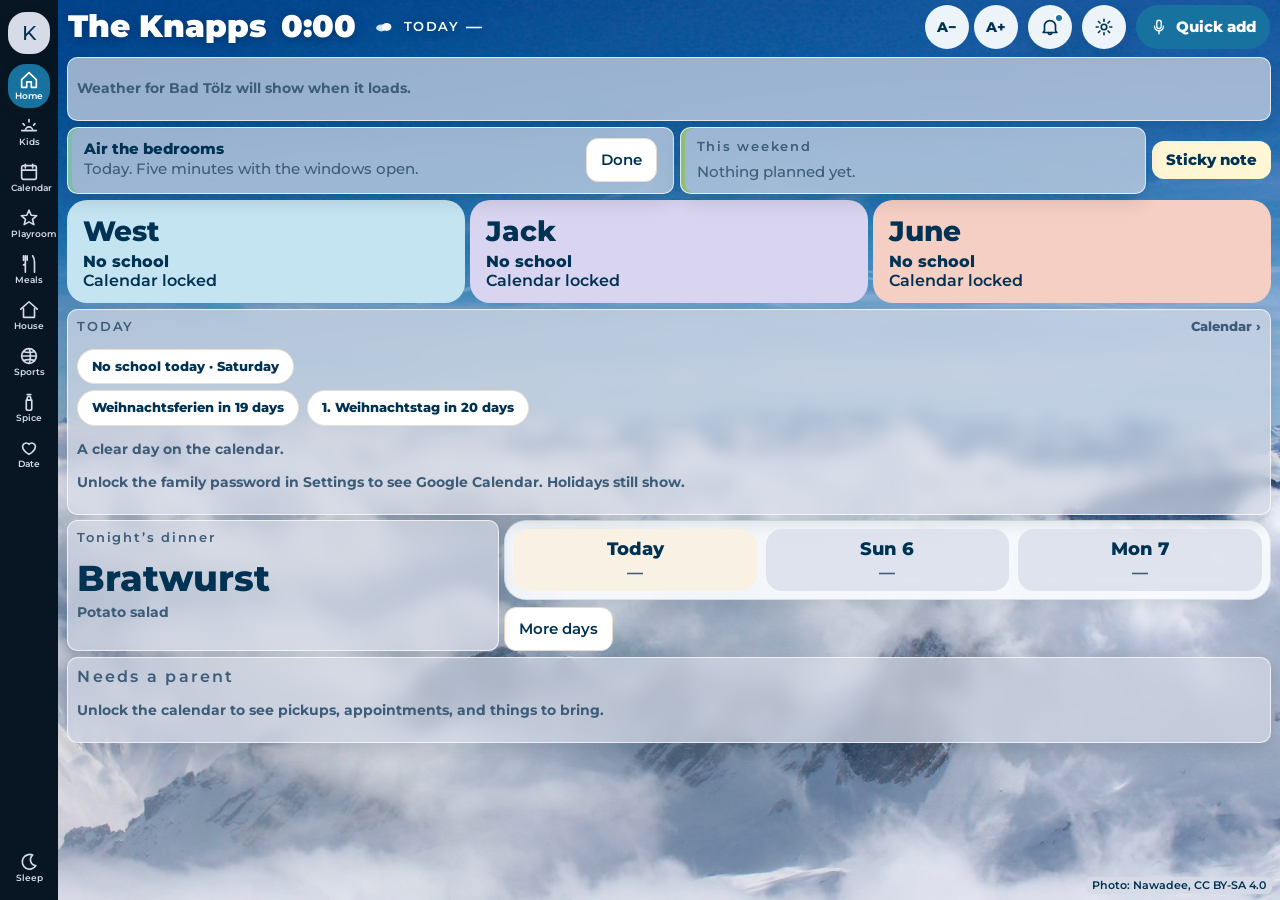
<file: index.html>
<!DOCTYPE html>
<html lang="en">
<head>
<meta charset="utf-8">
<meta name="viewport" content="width=device-width, initial-scale=1, viewport-fit=cover">
<meta name="theme-color" content="#071622">
<meta name="apple-mobile-web-app-capable" content="yes">
<meta name="mobile-web-app-capable" content="yes">
<title>The Knapps</title>
<link rel="icon" href="assets/favicon.svg" type="image/svg+xml">
<link rel="preconnect" href="https://fonts.googleapis.com">
<link rel="preconnect" href="https://fonts.gstatic.com" crossorigin>
<link href="https://fonts.googleapis.com/css2?family=Montserrat:wght@500;600;800;900&display=swap" rel="stylesheet">
<link rel="stylesheet" href="css/app.css?v=26">
</head>
<body>
<div id="shell">
  <nav class="nav" id="nav" aria-label="Sections"></nav>
  <div id="main">
    <header class="topbar" id="topbar"></header>
    <div id="sample" class="sample hidden"></div>
    <div id="view"></div>
  </div>
</div>
<div id="sleep" class="hidden" data-act="wake"></div>
<div id="overlay" class="hidden"></div>
<div id="toast" role="status"></div>
<a class="photo-credit" href="https://commons.wikimedia.org/wiki/File:Sea_of_clouds_from_Zugspitze.jpg">Photo: Nawadee, CC BY-SA 4.0</a>
<noscript><p style="padding:16px">The Knapp family hub needs JavaScript for the clock, calendar, and checklists.</p></noscript>
<script src="js/app.js?v=22"></script>
</body>
</html>
</file>
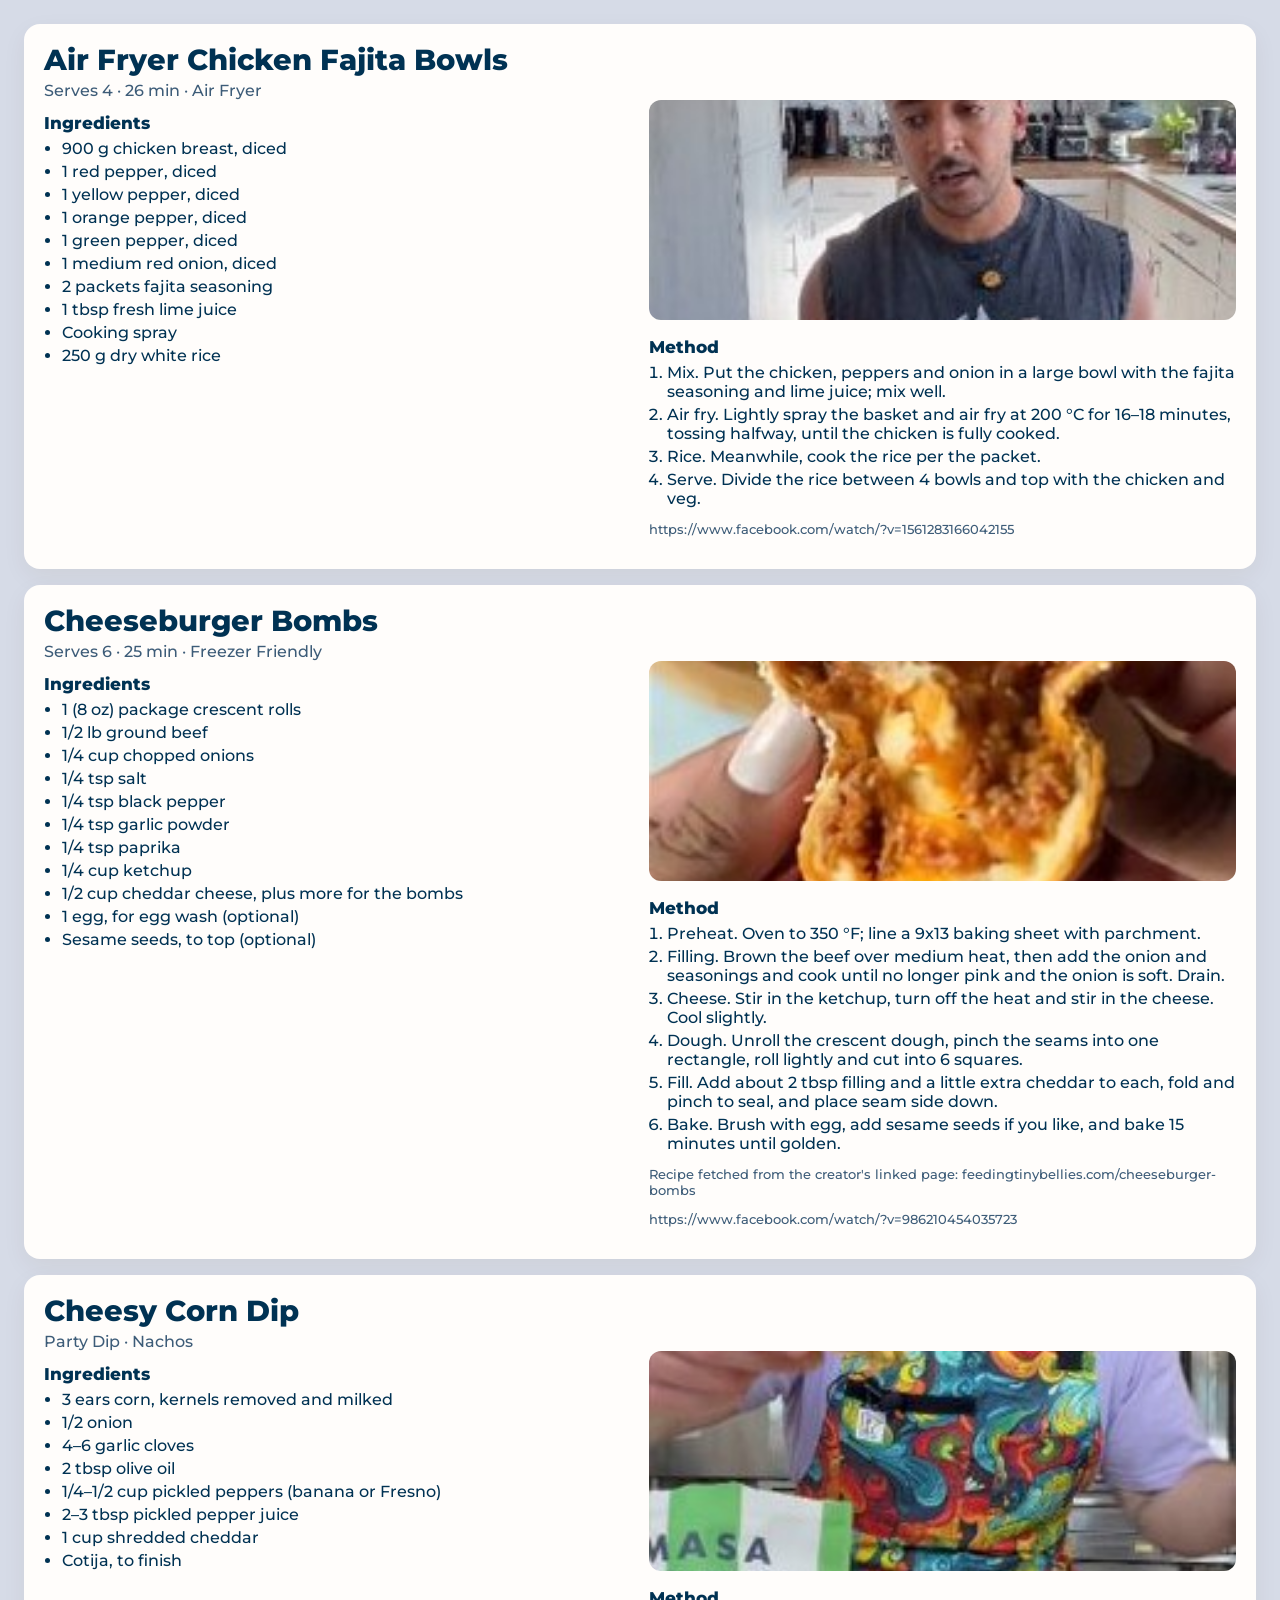
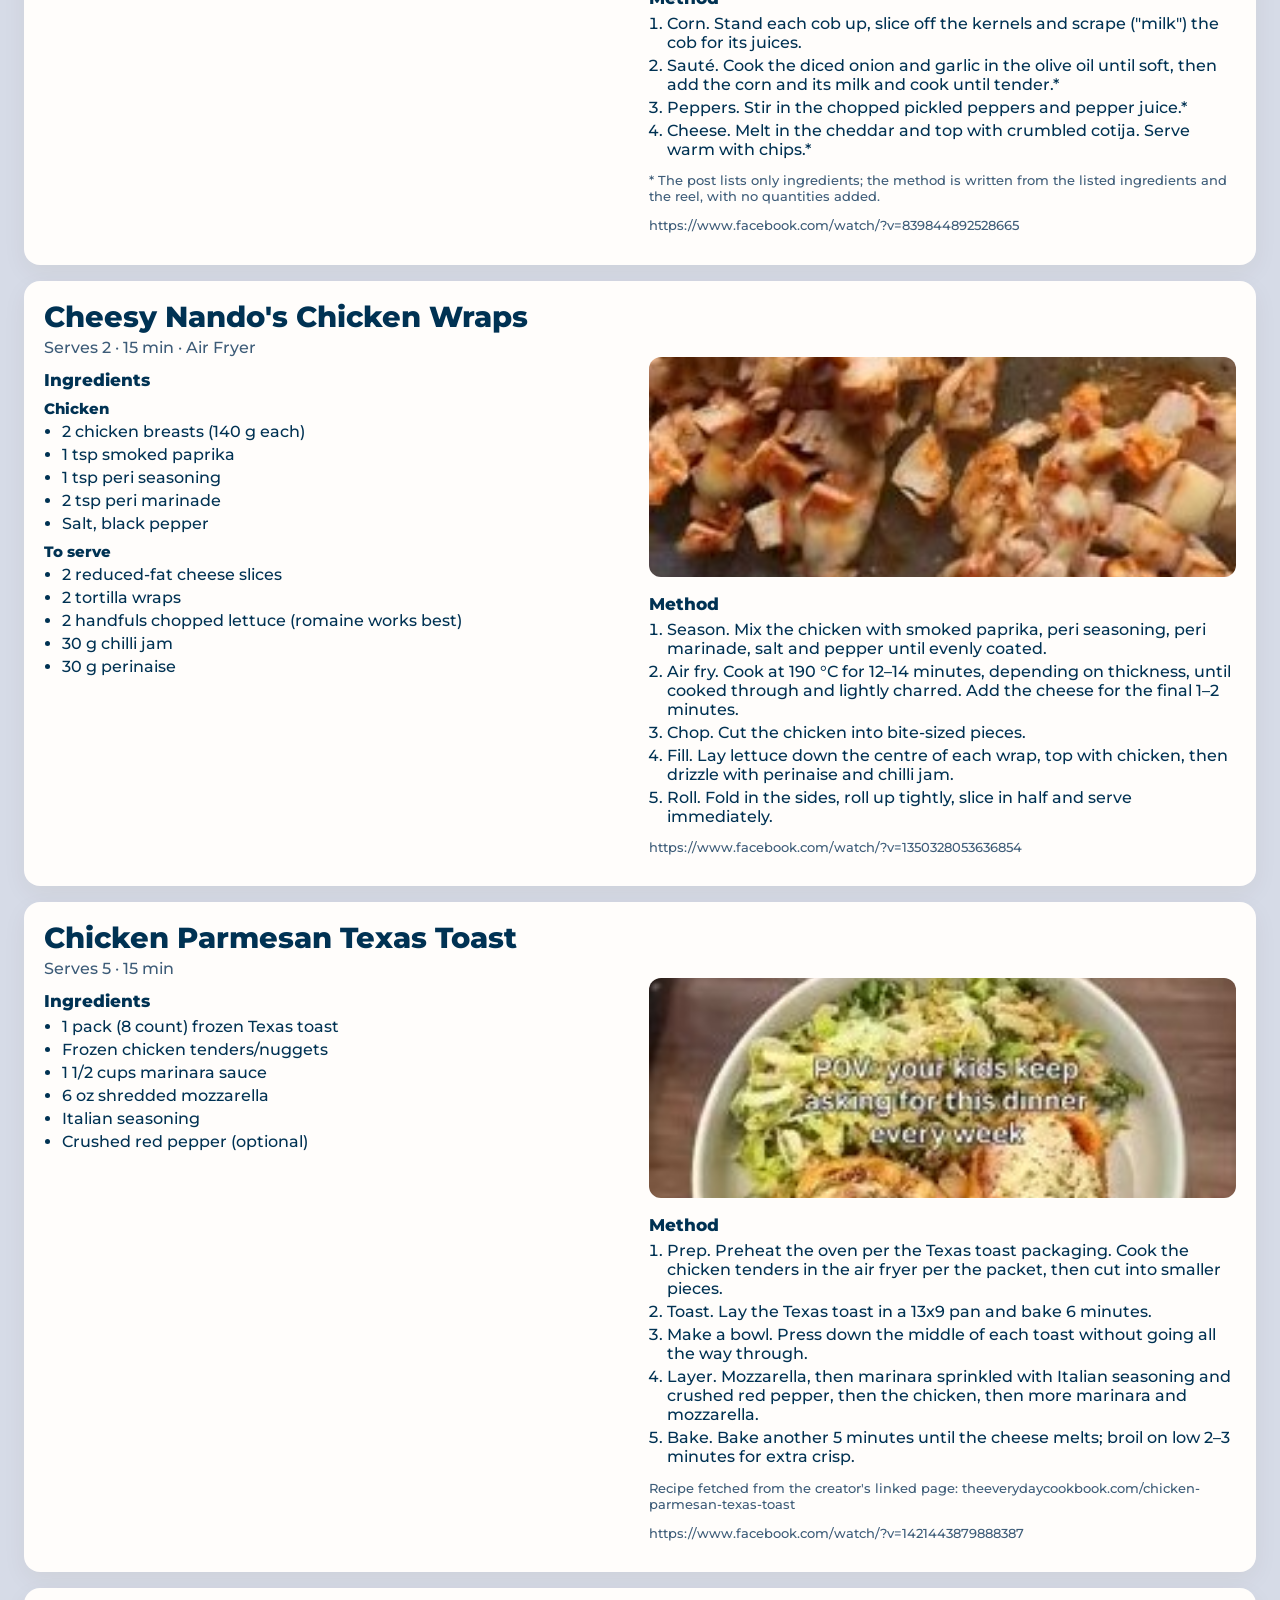
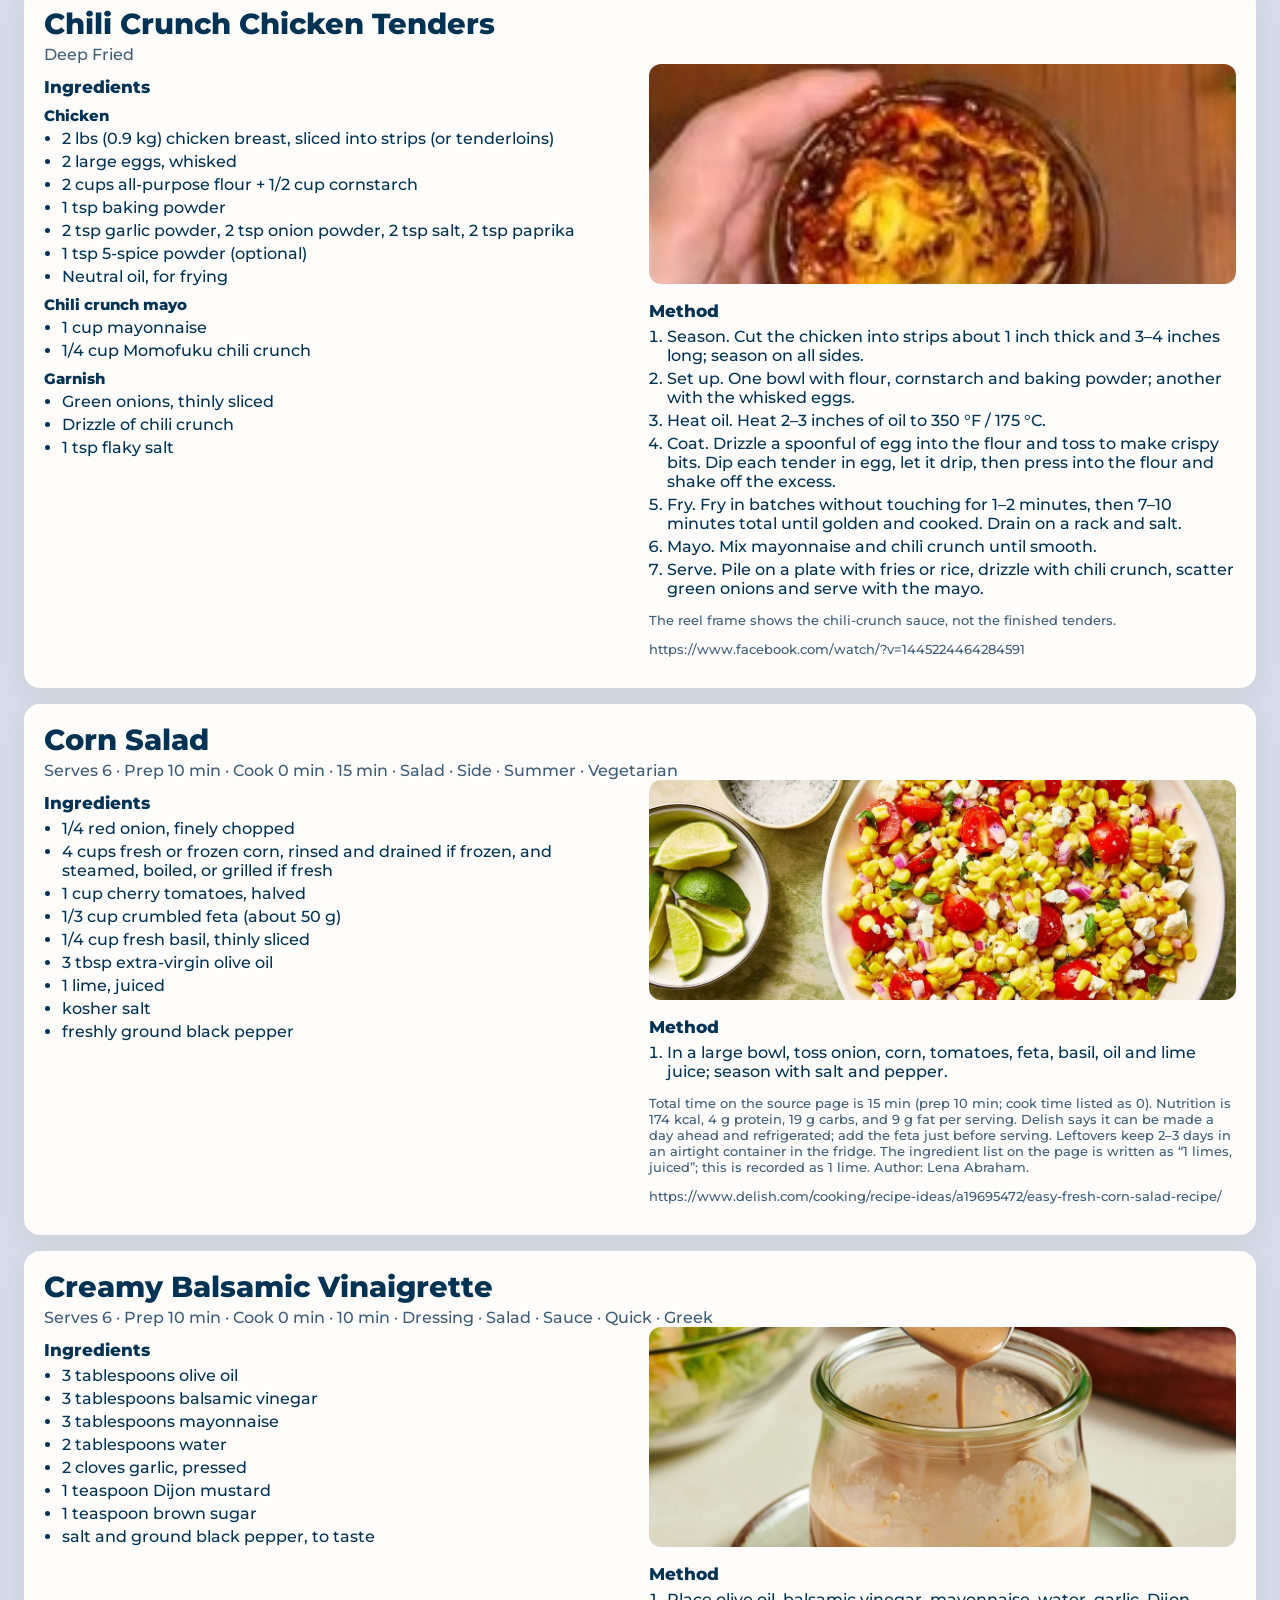
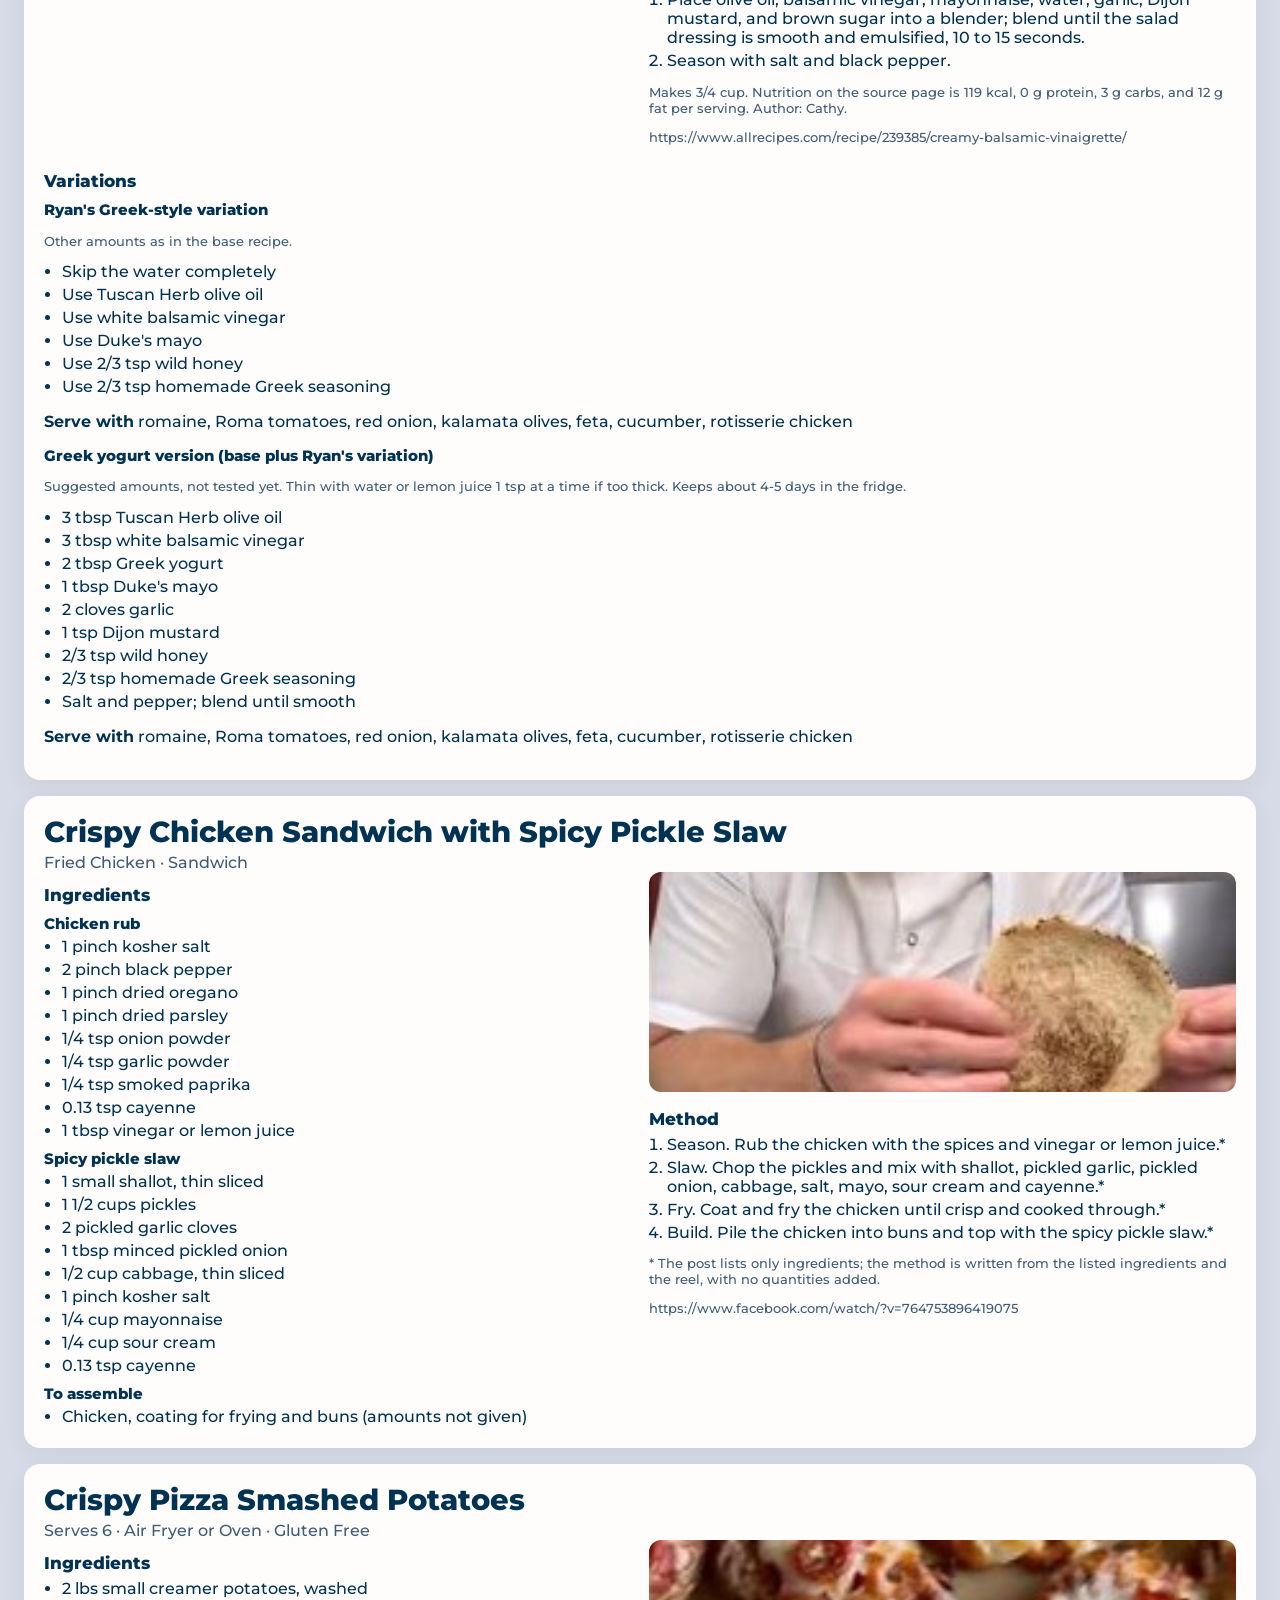
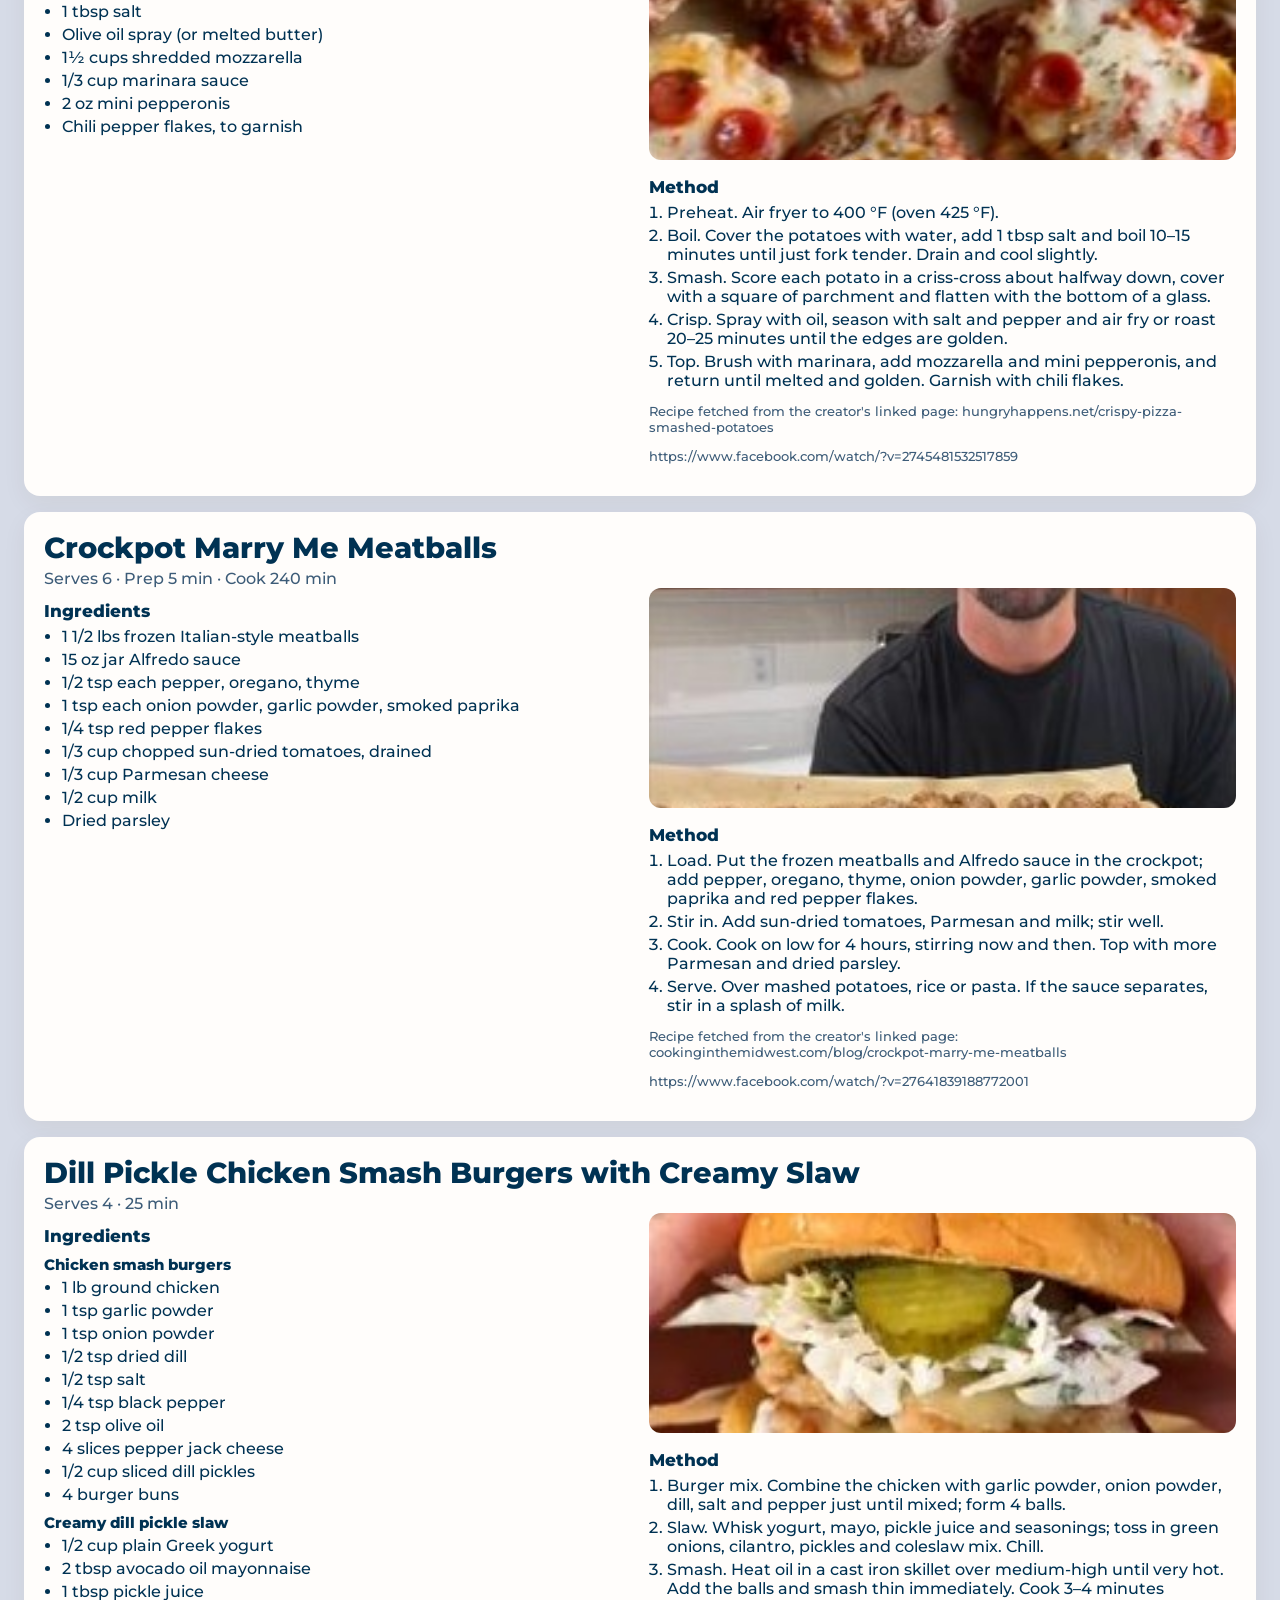
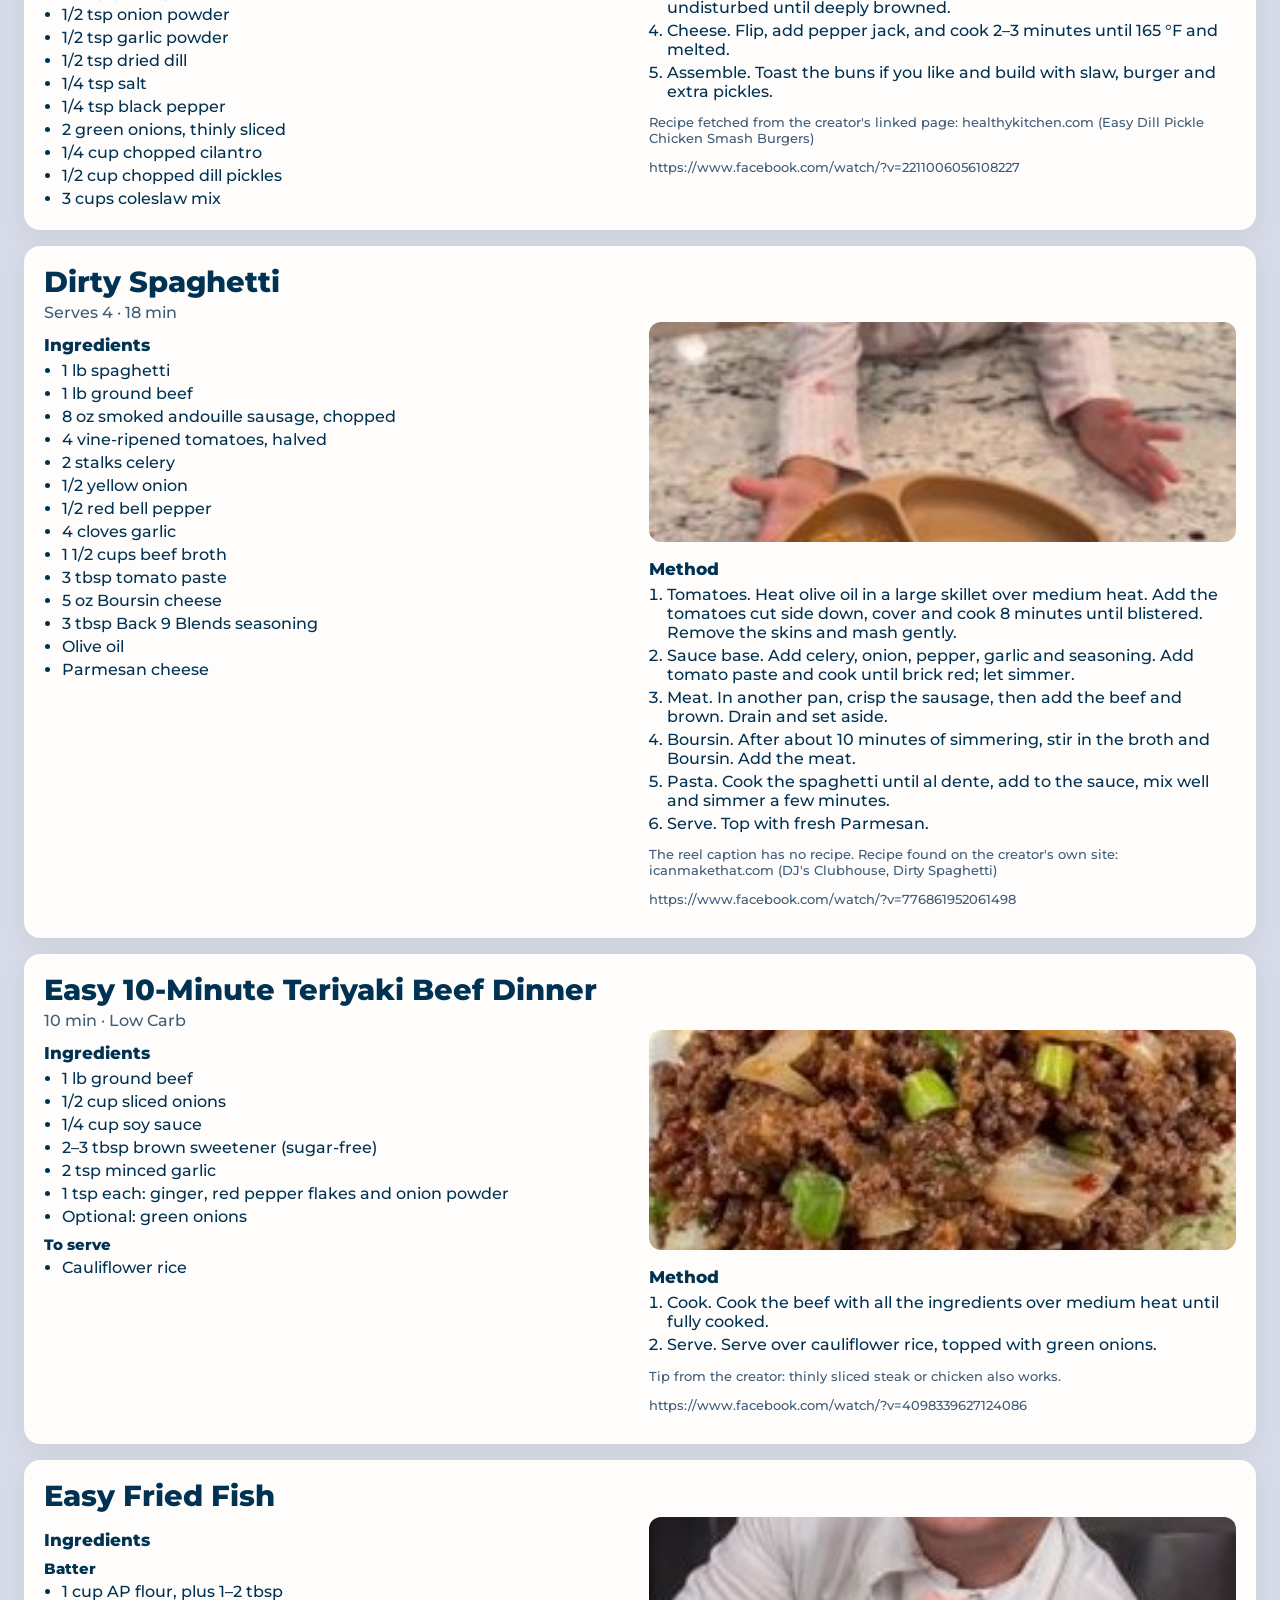
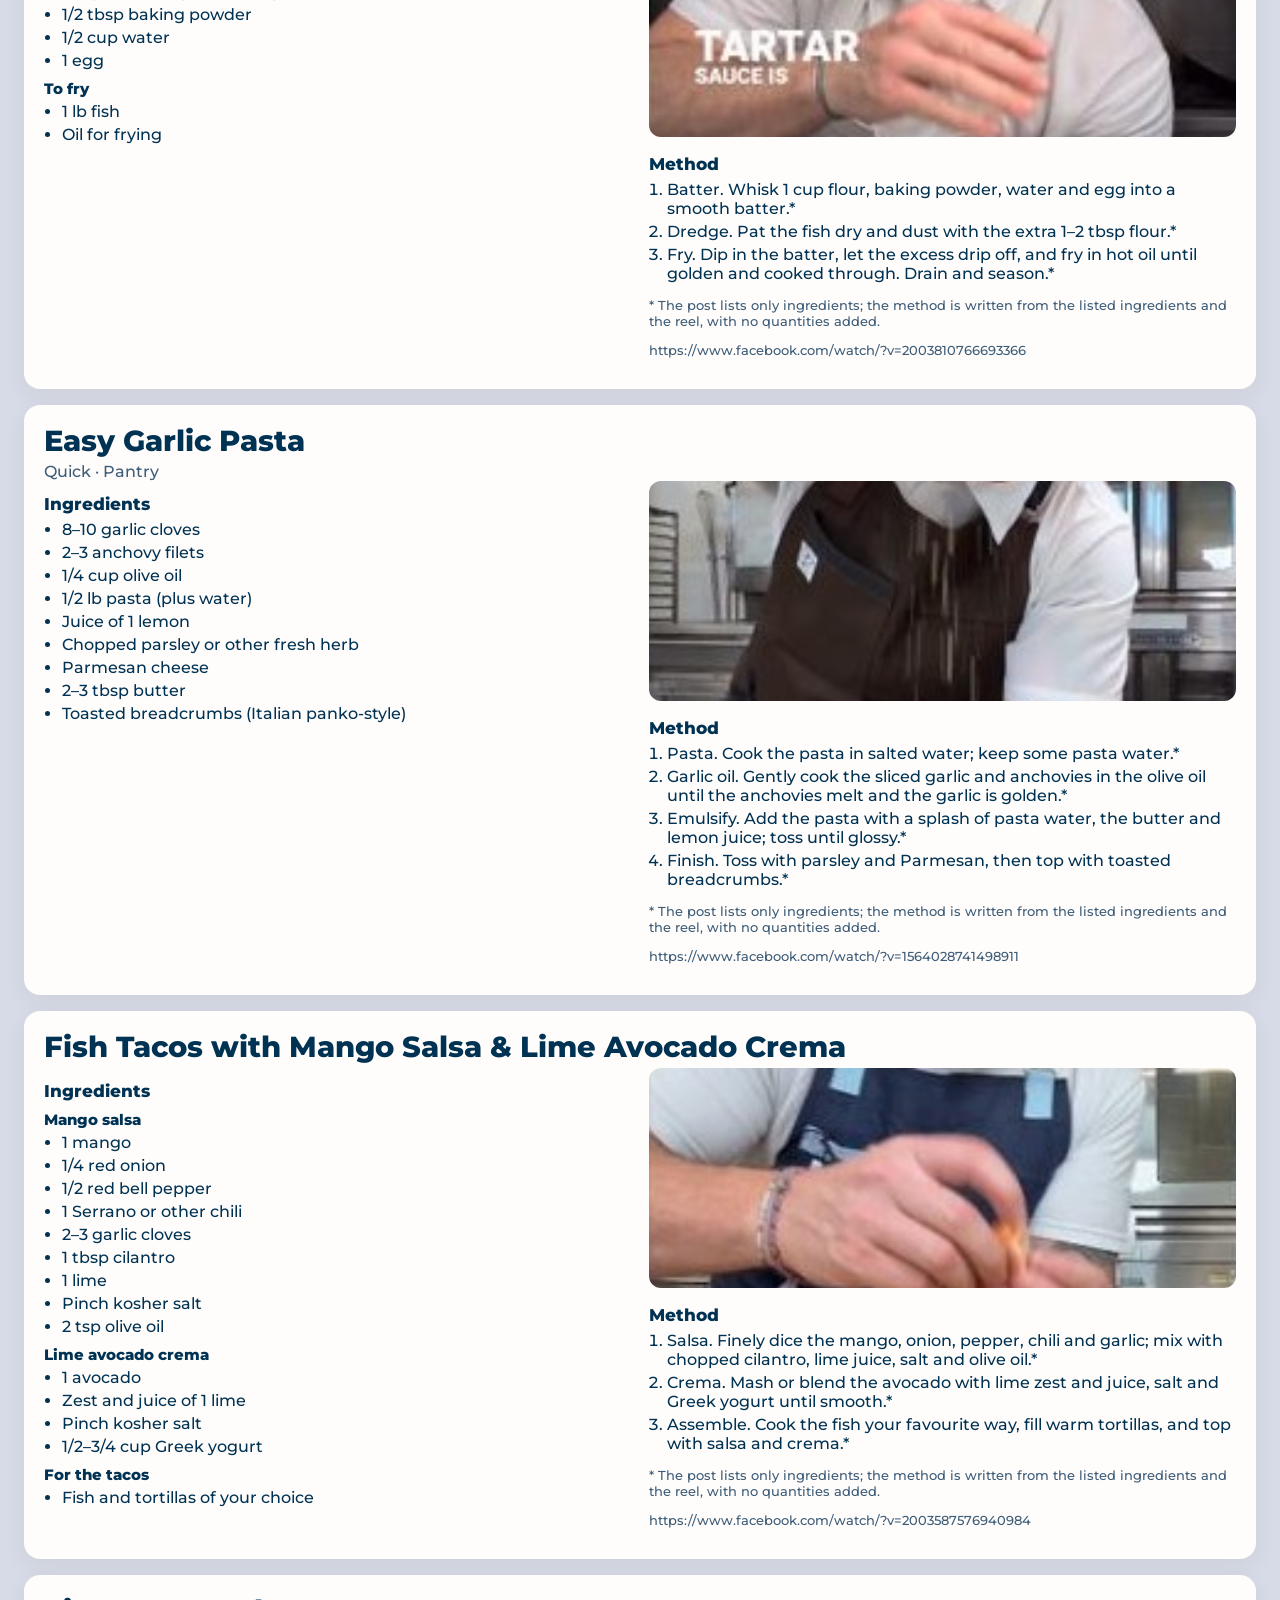
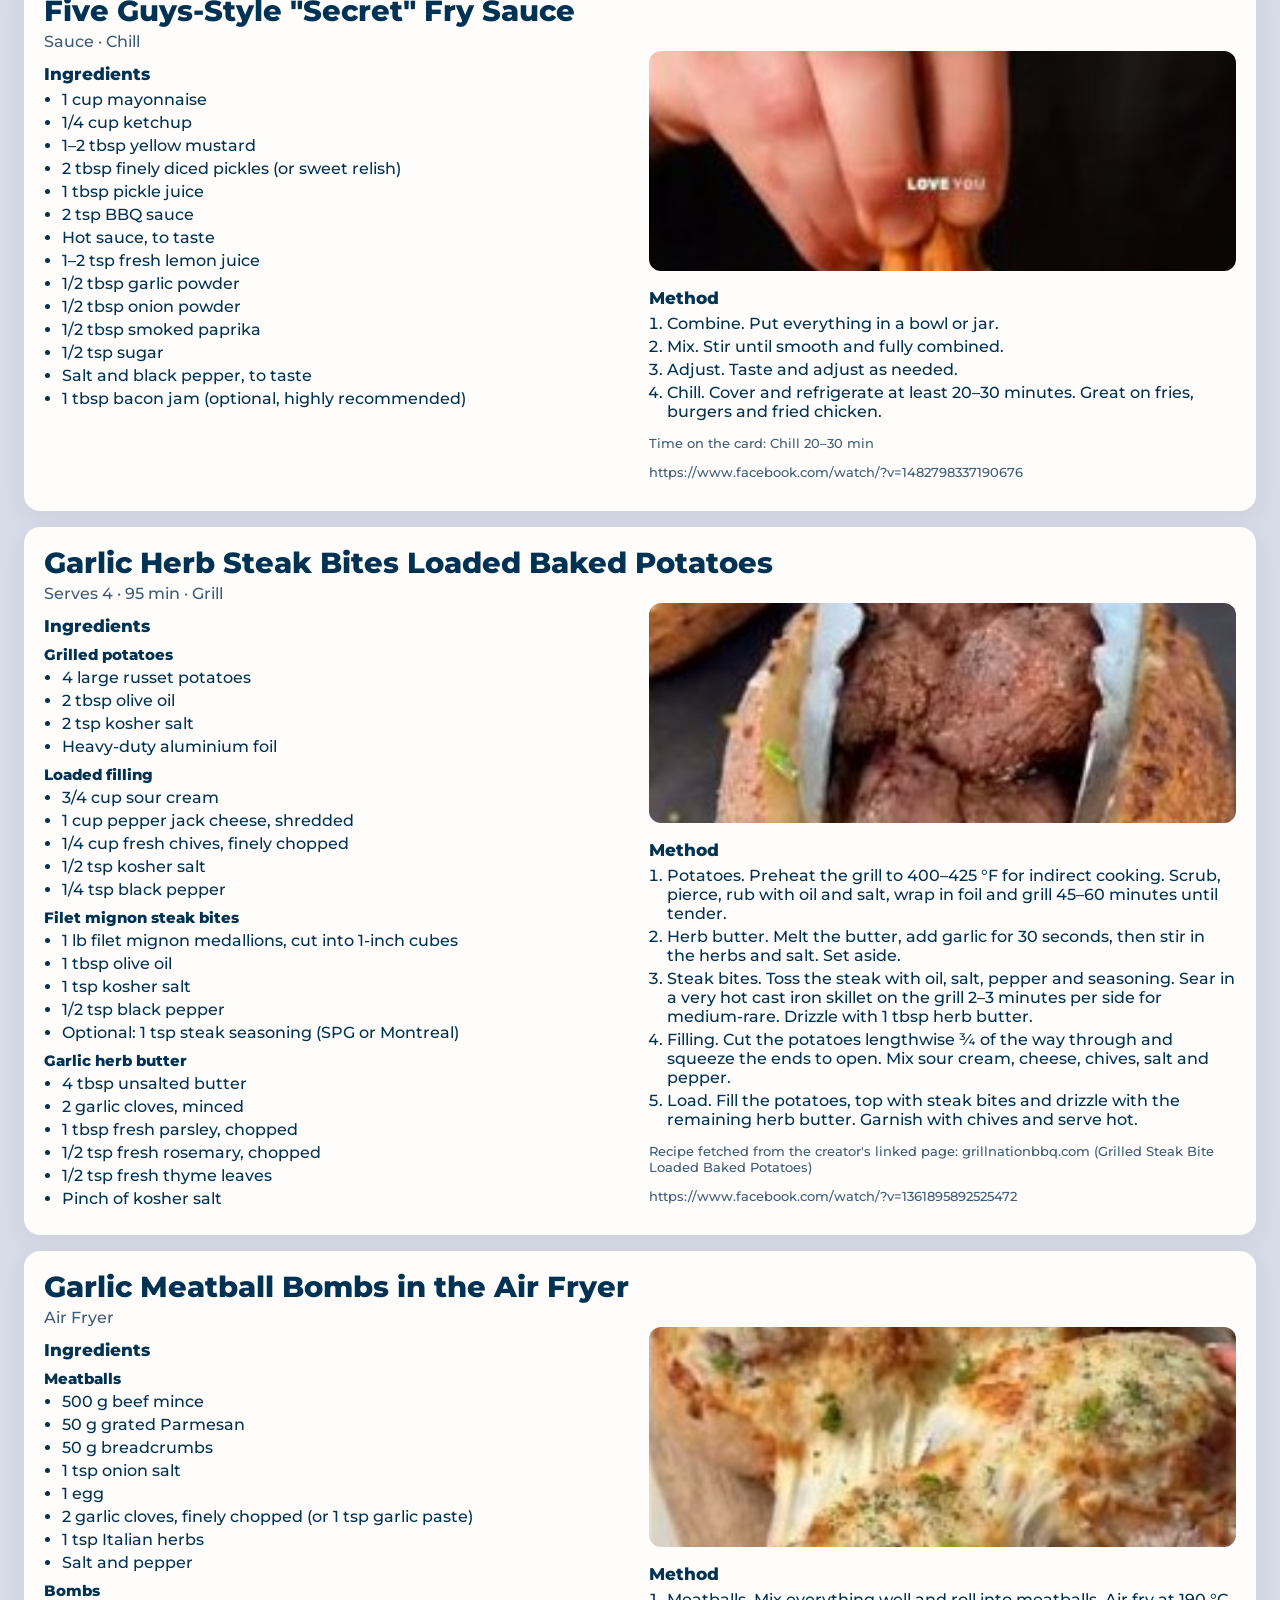
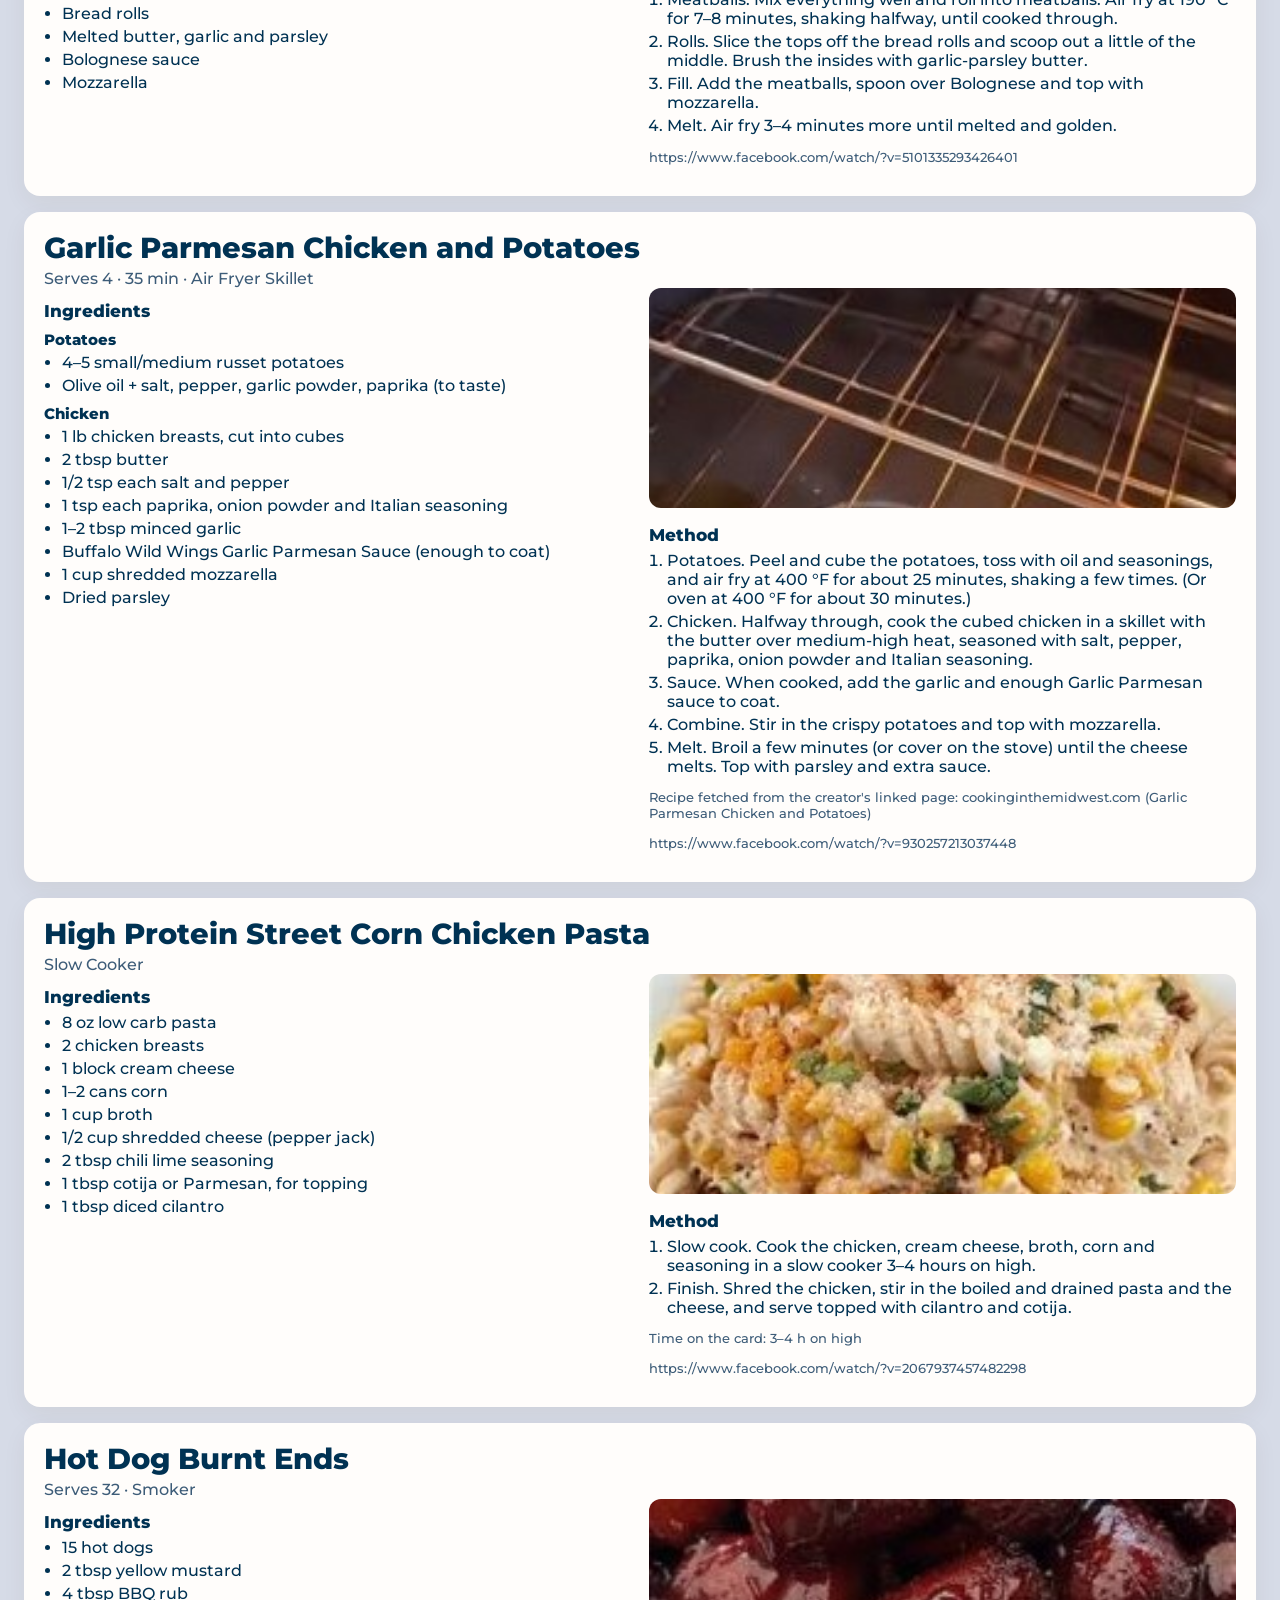
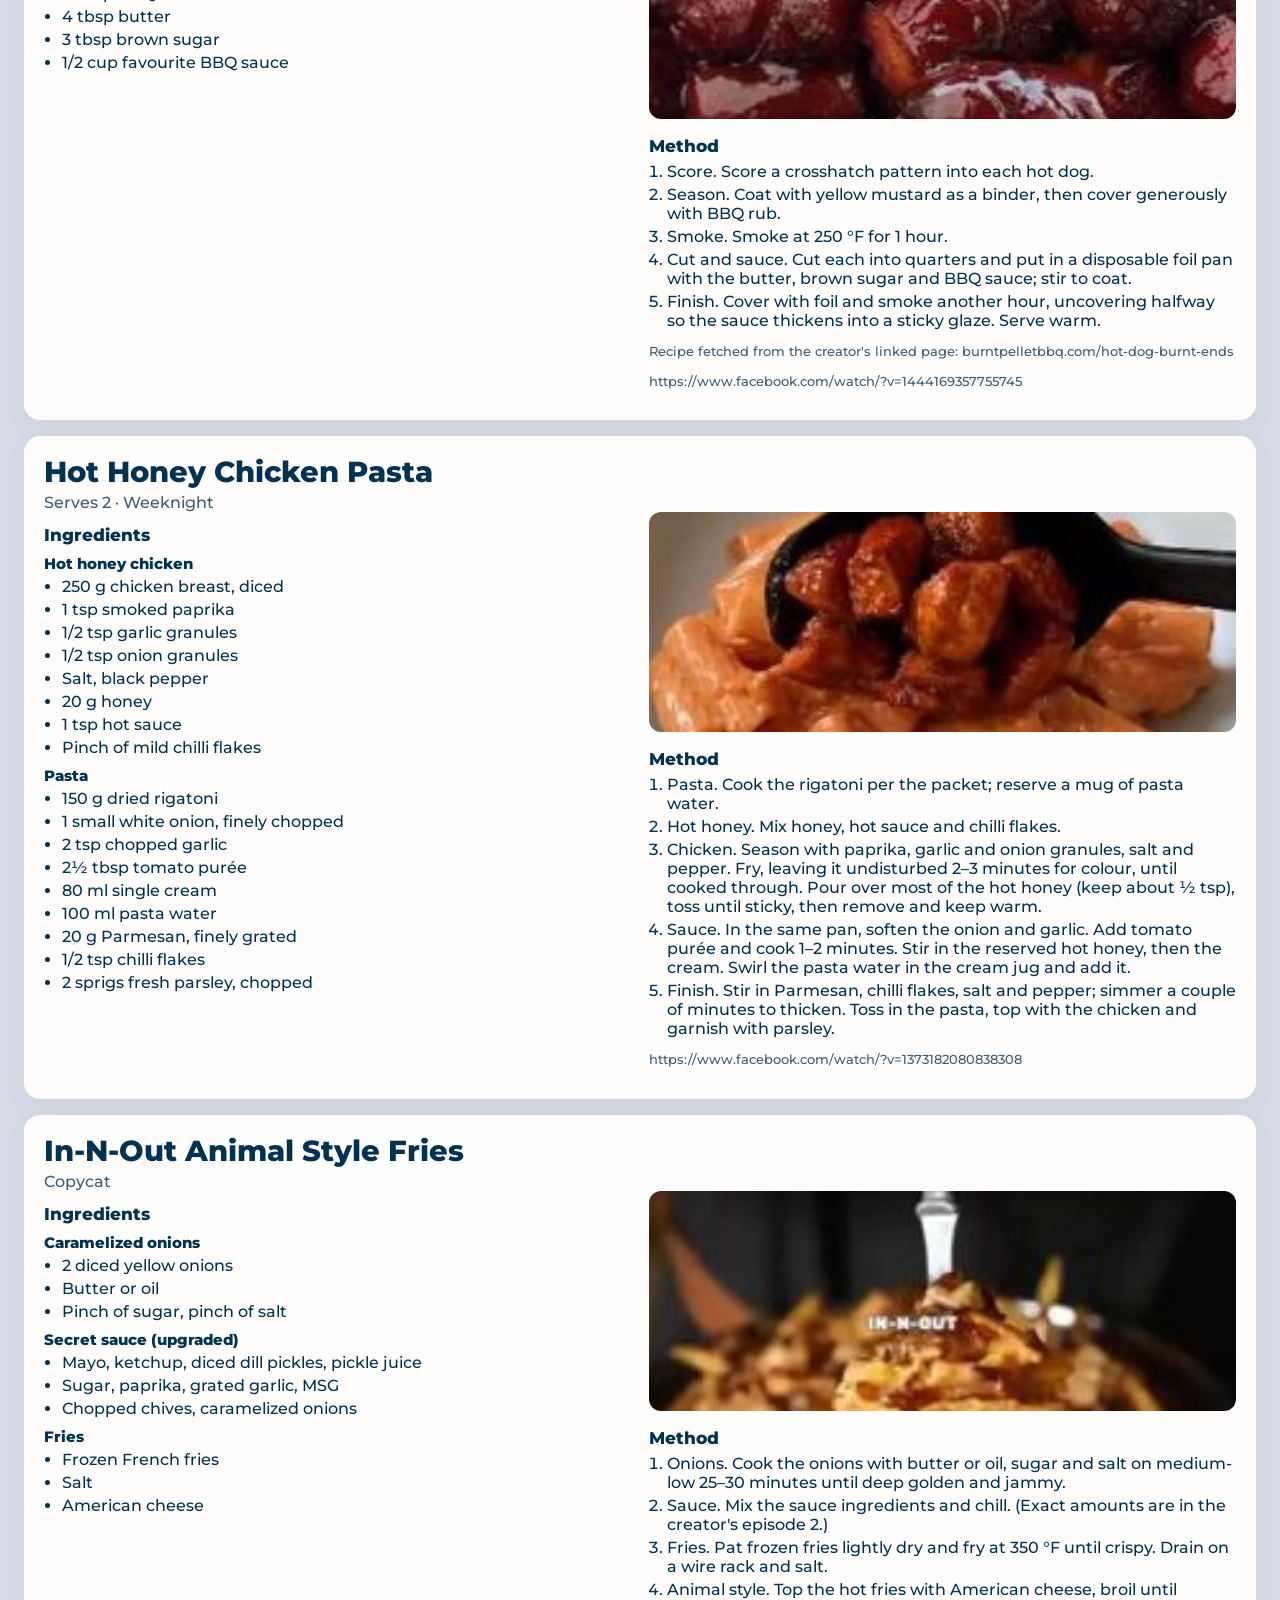
<file: recipes/book.html>
<!DOCTYPE html>
<html lang="en">
<head>
<meta charset="utf-8">
<title>Knapp recipe cards</title>
<link rel="preconnect" href="https://fonts.googleapis.com">
<link rel="preconnect" href="https://fonts.gstatic.com" crossorigin>
<link href="https://fonts.googleapis.com/css2?family=Montserrat:wght@500;800&display=swap" rel="stylesheet">
<style>
  @page { size: A4; margin: 12mm; }
  body { font-family: Montserrat, "Segoe UI", sans-serif; font-weight: 500; color: #003253; margin: 0; background: #D6DBE7; }
  h1 { font-size: 22pt; margin: 0; font-weight: 800; }
  header p { margin: 4px 0 0; color: #3d5c78; }
  .card { background: #fffdfb; border-radius: 16px; padding: 18px 20px; margin: 0 0 16px; break-after: page; page-break-after: always; }
  .cols { display: flex; gap: 18px; }
  .cols > div { flex: 1; }
  h2 { font-size: 13pt; margin: 12px 0 6px; font-weight: 800; }
  h3 { font-size: 11pt; margin: 10px 0 4px; font-weight: 800; }
  ul, ol { margin: 0; padding-left: 18px; }
  li { margin: 4px 0; }
  img { width: 100%; max-height: 220px; object-fit: cover; border-radius: 12px; }
  .notes, .src { font-size: 10pt; color: #3d5c78; }
  @media screen { body { padding: 24px; } .card { box-shadow: 0 8px 24px rgba(80,50,20,.06); } }
</style>
</head>
<body>
<article class="card"><header><h1>Air Fryer Chicken Fajita Bowls</h1><p>Serves 4 · 26 min · Air Fryer</p></header><div class="cols"><div><h2>Ingredients</h2><ul><li>900 g chicken breast, diced</li><li>1 red pepper, diced</li><li>1 yellow pepper, diced</li><li>1 orange pepper, diced</li><li>1 green pepper, diced</li><li>1 medium red onion, diced</li><li>2 packets fajita seasoning</li><li>1 tbsp fresh lime juice</li><li>Cooking spray</li><li>250 g dry white rice</li></ul></div><div><img src="photos/air-fryer-chicken-fajita-bowls.jpg" alt=""><h2>Method</h2><ol><li>Mix. Put the chicken, peppers and onion in a large bowl with the fajita seasoning and lime juice; mix well.</li><li>Air fry. Lightly spray the basket and air fry at 200 °C for 16–18 minutes, tossing halfway, until the chicken is fully cooked.</li><li>Rice. Meanwhile, cook the rice per the packet.</li><li>Serve. Divide the rice between 4 bowls and top with the chicken and veg.</li></ol><p class="src">https://www.facebook.com/watch/?v=1561283166042155</p></div></div></article>
<article class="card"><header><h1>Cheeseburger Bombs</h1><p>Serves 6 · 25 min · Freezer Friendly</p></header><div class="cols"><div><h2>Ingredients</h2><ul><li>1 (8 oz) package crescent rolls</li><li>1/2 lb ground beef</li><li>1/4 cup chopped onions</li><li>1/4 tsp salt</li><li>1/4 tsp black pepper</li><li>1/4 tsp garlic powder</li><li>1/4 tsp paprika</li><li>1/4 cup ketchup</li><li>1/2 cup cheddar cheese, plus more for the bombs</li><li>1 egg, for egg wash (optional)</li><li>Sesame seeds, to top (optional)</li></ul></div><div><img src="photos/cheeseburger-bombs.jpg" alt=""><h2>Method</h2><ol><li>Preheat. Oven to 350 °F; line a 9x13 baking sheet with parchment.</li><li>Filling. Brown the beef over medium heat, then add the onion and seasonings and cook until no longer pink and the onion is soft. Drain.</li><li>Cheese. Stir in the ketchup, turn off the heat and stir in the cheese. Cool slightly.</li><li>Dough. Unroll the crescent dough, pinch the seams into one rectangle, roll lightly and cut into 6 squares.</li><li>Fill. Add about 2 tbsp filling and a little extra cheddar to each, fold and pinch to seal, and place seam side down.</li><li>Bake. Brush with egg, add sesame seeds if you like, and bake 15 minutes until golden.</li></ol><p class="notes">Recipe fetched from the creator's linked page: feedingtinybellies.com/cheeseburger-bombs</p><p class="src">https://www.facebook.com/watch/?v=986210454035723</p></div></div></article>
<article class="card"><header><h1>Cheesy Corn Dip</h1><p>Party Dip · Nachos</p></header><div class="cols"><div><h2>Ingredients</h2><ul><li>3 ears corn, kernels removed and milked</li><li>1/2 onion</li><li>4–6 garlic cloves</li><li>2 tbsp olive oil</li><li>1/4–1/2 cup pickled peppers (banana or Fresno)</li><li>2–3 tbsp pickled pepper juice</li><li>1 cup shredded cheddar</li><li>Cotija, to finish</li></ul></div><div><img src="photos/cheesy-corn-dip.jpg" alt=""><h2>Method</h2><ol><li>Corn. Stand each cob up, slice off the kernels and scrape (&quot;milk&quot;) the cob for its juices.</li><li>Sauté. Cook the diced onion and garlic in the olive oil until soft, then add the corn and its milk and cook until tender.*</li><li>Peppers. Stir in the chopped pickled peppers and pepper juice.*</li><li>Cheese. Melt in the cheddar and top with crumbled cotija. Serve warm with chips.*</li></ol><p class="notes">* The post lists only ingredients; the method is written from the listed ingredients and the reel, with no quantities added.</p><p class="src">https://www.facebook.com/watch/?v=839844892528665</p></div></div></article>
<article class="card"><header><h1>Cheesy Nando's Chicken Wraps</h1><p>Serves 2 · 15 min · Air Fryer</p></header><div class="cols"><div><h2>Ingredients</h2><h3>Chicken</h3><ul><li>2 chicken breasts (140 g each)</li><li>1 tsp smoked paprika</li><li>1 tsp peri seasoning</li><li>2 tsp peri marinade</li><li>Salt, black pepper</li></ul><h3>To serve</h3><ul><li>2 reduced-fat cheese slices</li><li>2 tortilla wraps</li><li>2 handfuls chopped lettuce (romaine works best)</li><li>30 g chilli jam</li><li>30 g perinaise</li></ul></div><div><img src="photos/cheesy-nandos-chicken-wraps.jpg" alt=""><h2>Method</h2><ol><li>Season. Mix the chicken with smoked paprika, peri seasoning, peri marinade, salt and pepper until evenly coated.</li><li>Air fry. Cook at 190 °C for 12–14 minutes, depending on thickness, until cooked through and lightly charred. Add the cheese for the final 1–2 minutes.</li><li>Chop. Cut the chicken into bite-sized pieces.</li><li>Fill. Lay lettuce down the centre of each wrap, top with chicken, then drizzle with perinaise and chilli jam.</li><li>Roll. Fold in the sides, roll up tightly, slice in half and serve immediately.</li></ol><p class="src">https://www.facebook.com/watch/?v=1350328053636854</p></div></div></article>
<article class="card"><header><h1>Chicken Parmesan Texas Toast</h1><p>Serves 5 · 15 min</p></header><div class="cols"><div><h2>Ingredients</h2><ul><li>1 pack (8 count) frozen Texas toast</li><li>Frozen chicken tenders/nuggets</li><li>1 1/2 cups marinara sauce</li><li>6 oz shredded mozzarella</li><li>Italian seasoning</li><li>Crushed red pepper (optional)</li></ul></div><div><img src="photos/chicken-parmesan-texas-toast.jpg" alt=""><h2>Method</h2><ol><li>Prep. Preheat the oven per the Texas toast packaging. Cook the chicken tenders in the air fryer per the packet, then cut into smaller pieces.</li><li>Toast. Lay the Texas toast in a 13x9 pan and bake 6 minutes.</li><li>Make a bowl. Press down the middle of each toast without going all the way through.</li><li>Layer. Mozzarella, then marinara sprinkled with Italian seasoning and crushed red pepper, then the chicken, then more marinara and mozzarella.</li><li>Bake. Bake another 5 minutes until the cheese melts; broil on low 2–3 minutes for extra crisp.</li></ol><p class="notes">Recipe fetched from the creator's linked page: theeverydaycookbook.com/chicken-parmesan-texas-toast</p><p class="src">https://www.facebook.com/watch/?v=1421443879888387</p></div></div></article>
<article class="card"><header><h1>Chili Crunch Chicken Tenders</h1><p>Deep Fried</p></header><div class="cols"><div><h2>Ingredients</h2><h3>Chicken</h3><ul><li>2 lbs (0.9 kg) chicken breast, sliced into strips (or tenderloins)</li><li>2 large eggs, whisked</li><li>2 cups all-purpose flour + 1/2 cup cornstarch</li><li>1 tsp baking powder</li><li>2 tsp garlic powder, 2 tsp onion powder, 2 tsp salt, 2 tsp paprika</li><li>1 tsp 5-spice powder (optional)</li><li>Neutral oil, for frying</li></ul><h3>Chili crunch mayo</h3><ul><li>1 cup mayonnaise</li><li>1/4 cup Momofuku chili crunch</li></ul><h3>Garnish</h3><ul><li>Green onions, thinly sliced</li><li>Drizzle of chili crunch</li><li>1 tsp flaky salt</li></ul></div><div><img src="photos/chili-crunch-chicken-tenders.jpg" alt=""><h2>Method</h2><ol><li>Season. Cut the chicken into strips about 1 inch thick and 3–4 inches long; season on all sides.</li><li>Set up. One bowl with flour, cornstarch and baking powder; another with the whisked eggs.</li><li>Heat oil. Heat 2–3 inches of oil to 350 °F / 175 °C.</li><li>Coat. Drizzle a spoonful of egg into the flour and toss to make crispy bits. Dip each tender in egg, let it drip, then press into the flour and shake off the excess.</li><li>Fry. Fry in batches without touching for 1–2 minutes, then 7–10 minutes total until golden and cooked. Drain on a rack and salt.</li><li>Mayo. Mix mayonnaise and chili crunch until smooth.</li><li>Serve. Pile on a plate with fries or rice, drizzle with chili crunch, scatter green onions and serve with the mayo.</li></ol><p class="notes">The reel frame shows the chili-crunch sauce, not the finished tenders.</p><p class="src">https://www.facebook.com/watch/?v=1445224464284591</p></div></div></article>
<article class="card"><header><h1>Corn Salad</h1><p>Serves 6 · Prep 10 min · Cook 0 min · 15 min · Salad · Side · Summer · Vegetarian</p></header><div class="cols"><div><h2>Ingredients</h2><ul><li>1/4 red onion, finely chopped</li><li>4 cups fresh or frozen corn, rinsed and drained if frozen, and steamed, boiled, or grilled if fresh</li><li>1 cup cherry tomatoes, halved</li><li>1/3 cup crumbled feta (about 50 g)</li><li>1/4 cup fresh basil, thinly sliced</li><li>3 tbsp extra-virgin olive oil</li><li>1 lime, juiced</li><li>kosher salt</li><li>freshly ground black pepper</li></ul></div><div><img src="photos/easy-fresh-corn-salad.jpg" alt=""><h2>Method</h2><ol><li>In a large bowl, toss onion, corn, tomatoes, feta, basil, oil and lime juice; season with salt and pepper.</li></ol><p class="notes">Total time on the source page is 15 min (prep 10 min; cook time listed as 0). Nutrition is 174 kcal, 4 g protein, 19 g carbs, and 9 g fat per serving. Delish says it can be made a day ahead and refrigerated; add the feta just before serving. Leftovers keep 2–3 days in an airtight container in the fridge. The ingredient list on the page is written as “1 limes, juiced”; this is recorded as 1 lime. Author: Lena Abraham.</p><p class="src">https://www.delish.com/cooking/recipe-ideas/a19695472/easy-fresh-corn-salad-recipe/</p></div></div></article>
<article class="card"><header><h1>Creamy Balsamic Vinaigrette</h1><p>Serves 6 · Prep 10 min · Cook 0 min · 10 min · Dressing · Salad · Sauce · Quick · Greek</p></header><div class="cols"><div><h2>Ingredients</h2><ul><li>3 tablespoons olive oil</li><li>3 tablespoons balsamic vinegar</li><li>3 tablespoons mayonnaise</li><li>2 tablespoons water</li><li>2 cloves garlic, pressed</li><li>1 teaspoon Dijon mustard</li><li>1 teaspoon brown sugar</li><li>salt and ground black pepper, to taste</li></ul></div><div><img src="photos/creamy-balsamic-vinaigrette.jpg" alt=""><h2>Method</h2><ol><li>Place olive oil, balsamic vinegar, mayonnaise, water, garlic, Dijon mustard, and brown sugar into a blender; blend until the salad dressing is smooth and emulsified, 10 to 15 seconds.</li><li>Season with salt and black pepper.</li></ol><p class="notes">Makes 3/4 cup. Nutrition on the source page is 119 kcal, 0 g protein, 3 g carbs, and 12 g fat per serving. Author: Cathy.</p><p class="src">https://www.allrecipes.com/recipe/239385/creamy-balsamic-vinaigrette/</p></div></div><h2>Variations</h2><h3>Ryan's Greek-style variation</h3><p class="notes">Other amounts as in the base recipe.</p><ul><li>Skip the water completely</li><li>Use Tuscan Herb olive oil</li><li>Use white balsamic vinegar</li><li>Use Duke's mayo</li><li>Use 2/3 tsp wild honey</li><li>Use 2/3 tsp homemade Greek seasoning</li></ul><p><b>Serve with</b> romaine, Roma tomatoes, red onion, kalamata olives, feta, cucumber, rotisserie chicken</p><h3>Greek yogurt version (base plus Ryan's variation)</h3><p class="notes">Suggested amounts, not tested yet. Thin with water or lemon juice 1 tsp at a time if too thick. Keeps about 4-5 days in the fridge.</p><ul><li>3 tbsp Tuscan Herb olive oil</li><li>3 tbsp white balsamic vinegar</li><li>2 tbsp Greek yogurt</li><li>1 tbsp Duke's mayo</li><li>2 cloves garlic</li><li>1 tsp Dijon mustard</li><li>2/3 tsp wild honey</li><li>2/3 tsp homemade Greek seasoning</li><li>Salt and pepper; blend until smooth</li></ul><p><b>Serve with</b> romaine, Roma tomatoes, red onion, kalamata olives, feta, cucumber, rotisserie chicken</p></article>
<article class="card"><header><h1>Crispy Chicken Sandwich with Spicy Pickle Slaw</h1><p>Fried Chicken · Sandwich</p></header><div class="cols"><div><h2>Ingredients</h2><h3>Chicken rub</h3><ul><li>1 pinch kosher salt</li><li>2 pinch black pepper</li><li>1 pinch dried oregano</li><li>1 pinch dried parsley</li><li>1/4 tsp onion powder</li><li>1/4 tsp garlic powder</li><li>1/4 tsp smoked paprika</li><li>0.13 tsp cayenne</li><li>1 tbsp vinegar or lemon juice</li></ul><h3>Spicy pickle slaw</h3><ul><li>1 small shallot, thin sliced</li><li>1 1/2 cups pickles</li><li>2 pickled garlic cloves</li><li>1 tbsp minced pickled onion</li><li>1/2 cup cabbage, thin sliced</li><li>1 pinch kosher salt</li><li>1/4 cup mayonnaise</li><li>1/4 cup sour cream</li><li>0.13 tsp cayenne</li></ul><h3>To assemble</h3><ul><li>Chicken, coating for frying and buns (amounts not given)</li></ul></div><div><img src="photos/crispy-chicken-sandwich-spicy-pickle-slaw.jpg" alt=""><h2>Method</h2><ol><li>Season. Rub the chicken with the spices and vinegar or lemon juice.*</li><li>Slaw. Chop the pickles and mix with shallot, pickled garlic, pickled onion, cabbage, salt, mayo, sour cream and cayenne.*</li><li>Fry. Coat and fry the chicken until crisp and cooked through.*</li><li>Build. Pile the chicken into buns and top with the spicy pickle slaw.*</li></ol><p class="notes">* The post lists only ingredients; the method is written from the listed ingredients and the reel, with no quantities added.</p><p class="src">https://www.facebook.com/watch/?v=764753896419075</p></div></div></article>
<article class="card"><header><h1>Crispy Pizza Smashed Potatoes</h1><p>Serves 6 · Air Fryer or Oven · Gluten Free</p></header><div class="cols"><div><h2>Ingredients</h2><ul><li>2 lbs small creamer potatoes, washed</li><li>1 tbsp salt</li><li>Olive oil spray (or melted butter)</li><li>1½ cups shredded mozzarella</li><li>1/3 cup marinara sauce</li><li>2 oz mini pepperonis</li><li>Chili pepper flakes, to garnish</li></ul></div><div><img src="photos/pizza-smashed-potatoes.jpg" alt=""><h2>Method</h2><ol><li>Preheat. Air fryer to 400 °F (oven 425 °F).</li><li>Boil. Cover the potatoes with water, add 1 tbsp salt and boil 10–15 minutes until just fork tender. Drain and cool slightly.</li><li>Smash. Score each potato in a criss-cross about halfway down, cover with a square of parchment and flatten with the bottom of a glass.</li><li>Crisp. Spray with oil, season with salt and pepper and air fry or roast 20–25 minutes until the edges are golden.</li><li>Top. Brush with marinara, add mozzarella and mini pepperonis, and return until melted and golden. Garnish with chili flakes.</li></ol><p class="notes">Recipe fetched from the creator's linked page: hungryhappens.net/crispy-pizza-smashed-potatoes</p><p class="src">https://www.facebook.com/watch/?v=2745481532517859</p></div></div></article>
<article class="card"><header><h1>Crockpot Marry Me Meatballs</h1><p>Serves 6 · Prep 5 min · Cook 240 min</p></header><div class="cols"><div><h2>Ingredients</h2><ul><li>1 1/2 lbs frozen Italian-style meatballs</li><li>15 oz jar Alfredo sauce</li><li>1/2 tsp each pepper, oregano, thyme</li><li>1 tsp each onion powder, garlic powder, smoked paprika</li><li>1/4 tsp red pepper flakes</li><li>1/3 cup chopped sun-dried tomatoes, drained</li><li>1/3 cup Parmesan cheese</li><li>1/2 cup milk</li><li>Dried parsley</li></ul></div><div><img src="photos/crockpot-marry-me-meatballs.jpg" alt=""><h2>Method</h2><ol><li>Load. Put the frozen meatballs and Alfredo sauce in the crockpot; add pepper, oregano, thyme, onion powder, garlic powder, smoked paprika and red pepper flakes.</li><li>Stir in. Add sun-dried tomatoes, Parmesan and milk; stir well.</li><li>Cook. Cook on low for 4 hours, stirring now and then. Top with more Parmesan and dried parsley.</li><li>Serve. Over mashed potatoes, rice or pasta. If the sauce separates, stir in a splash of milk.</li></ol><p class="notes">Recipe fetched from the creator's linked page: cookinginthemidwest.com/blog/crockpot-marry-me-meatballs</p><p class="src">https://www.facebook.com/watch/?v=27641839188772001</p></div></div></article>
<article class="card"><header><h1>Dill Pickle Chicken Smash Burgers with Creamy Slaw</h1><p>Serves 4 · 25 min</p></header><div class="cols"><div><h2>Ingredients</h2><h3>Chicken smash burgers</h3><ul><li>1 lb ground chicken</li><li>1 tsp garlic powder</li><li>1 tsp onion powder</li><li>1/2 tsp dried dill</li><li>1/2 tsp salt</li><li>1/4 tsp black pepper</li><li>2 tsp olive oil</li><li>4 slices pepper jack cheese</li><li>1/2 cup sliced dill pickles</li><li>4 burger buns</li></ul><h3>Creamy dill pickle slaw</h3><ul><li>1/2 cup plain Greek yogurt</li><li>2 tbsp avocado oil mayonnaise</li><li>1 tbsp pickle juice</li><li>1/2 tsp onion powder</li><li>1/2 tsp garlic powder</li><li>1/2 tsp dried dill</li><li>1/4 tsp salt</li><li>1/4 tsp black pepper</li><li>2 green onions, thinly sliced</li><li>1/4 cup chopped cilantro</li><li>1/2 cup chopped dill pickles</li><li>3 cups coleslaw mix</li></ul></div><div><img src="photos/dill-pickle-chicken-smash-burgers.jpg" alt=""><h2>Method</h2><ol><li>Burger mix. Combine the chicken with garlic powder, onion powder, dill, salt and pepper just until mixed; form 4 balls.</li><li>Slaw. Whisk yogurt, mayo, pickle juice and seasonings; toss in green onions, cilantro, pickles and coleslaw mix. Chill.</li><li>Smash. Heat oil in a cast iron skillet over medium-high until very hot. Add the balls and smash thin immediately. Cook 3–4 minutes undisturbed until deeply browned.</li><li>Cheese. Flip, add pepper jack, and cook 2–3 minutes until 165 °F and melted.</li><li>Assemble. Toast the buns if you like and build with slaw, burger and extra pickles.</li></ol><p class="notes">Recipe fetched from the creator's linked page: healthykitchen.com (Easy Dill Pickle Chicken Smash Burgers)</p><p class="src">https://www.facebook.com/watch/?v=2211006056108227</p></div></div></article>
<article class="card"><header><h1>Dirty Spaghetti</h1><p>Serves 4 · 18 min</p></header><div class="cols"><div><h2>Ingredients</h2><ul><li>1 lb spaghetti</li><li>1 lb ground beef</li><li>8 oz smoked andouille sausage, chopped</li><li>4 vine-ripened tomatoes, halved</li><li>2 stalks celery</li><li>1/2 yellow onion</li><li>1/2 red bell pepper</li><li>4 cloves garlic</li><li>1 1/2 cups beef broth</li><li>3 tbsp tomato paste</li><li>5 oz Boursin cheese</li><li>3 tbsp Back 9 Blends seasoning</li><li>Olive oil</li><li>Parmesan cheese</li></ul></div><div><img src="photos/dirty-spaghetti.jpg" alt=""><h2>Method</h2><ol><li>Tomatoes. Heat olive oil in a large skillet over medium heat. Add the tomatoes cut side down, cover and cook 8 minutes until blistered. Remove the skins and mash gently.</li><li>Sauce base. Add celery, onion, pepper, garlic and seasoning. Add tomato paste and cook until brick red; let simmer.</li><li>Meat. In another pan, crisp the sausage, then add the beef and brown. Drain and set aside.</li><li>Boursin. After about 10 minutes of simmering, stir in the broth and Boursin. Add the meat.</li><li>Pasta. Cook the spaghetti until al dente, add to the sauce, mix well and simmer a few minutes.</li><li>Serve. Top with fresh Parmesan.</li></ol><p class="notes">The reel caption has no recipe. Recipe found on the creator's own site: icanmakethat.com (DJ's Clubhouse, Dirty Spaghetti)</p><p class="src">https://www.facebook.com/watch/?v=776861952061498</p></div></div></article>
<article class="card"><header><h1>Easy 10-Minute Teriyaki Beef Dinner</h1><p>10 min · Low Carb</p></header><div class="cols"><div><h2>Ingredients</h2><ul><li>1 lb ground beef</li><li>1/2 cup sliced onions</li><li>1/4 cup soy sauce</li><li>2–3 tbsp brown sweetener (sugar-free)</li><li>2 tsp minced garlic</li><li>1 tsp each: ginger, red pepper flakes and onion powder</li><li>Optional: green onions</li></ul><h3>To serve</h3><ul><li>Cauliflower rice</li></ul></div><div><img src="photos/teriyaki-beef-dinner.jpg" alt=""><h2>Method</h2><ol><li>Cook. Cook the beef with all the ingredients over medium heat until fully cooked.</li><li>Serve. Serve over cauliflower rice, topped with green onions.</li></ol><p class="notes">Tip from the creator: thinly sliced steak or chicken also works.</p><p class="src">https://www.facebook.com/watch/?v=4098339627124086</p></div></div></article>
<article class="card"><header><h1>Easy Fried Fish</h1><p></p></header><div class="cols"><div><h2>Ingredients</h2><h3>Batter</h3><ul><li>1 cup AP flour, plus 1–2 tbsp</li><li>1/2 tbsp baking powder</li><li>1/2 cup water</li><li>1 egg</li></ul><h3>To fry</h3><ul><li>1 lb fish</li><li>Oil for frying</li></ul></div><div><img src="photos/easy-fried-fish.jpg" alt=""><h2>Method</h2><ol><li>Batter. Whisk 1 cup flour, baking powder, water and egg into a smooth batter.*</li><li>Dredge. Pat the fish dry and dust with the extra 1–2 tbsp flour.*</li><li>Fry. Dip in the batter, let the excess drip off, and fry in hot oil until golden and cooked through. Drain and season.*</li></ol><p class="notes">* The post lists only ingredients; the method is written from the listed ingredients and the reel, with no quantities added.</p><p class="src">https://www.facebook.com/watch/?v=2003810766693366</p></div></div></article>
<article class="card"><header><h1>Easy Garlic Pasta</h1><p>Quick · Pantry</p></header><div class="cols"><div><h2>Ingredients</h2><ul><li>8–10 garlic cloves</li><li>2–3 anchovy filets</li><li>1/4 cup olive oil</li><li>1/2 lb pasta (plus water)</li><li>Juice of 1 lemon</li><li>Chopped parsley or other fresh herb</li><li>Parmesan cheese</li><li>2–3 tbsp butter</li><li>Toasted breadcrumbs (Italian panko-style)</li></ul></div><div><img src="photos/easy-garlic-pasta.jpg" alt=""><h2>Method</h2><ol><li>Pasta. Cook the pasta in salted water; keep some pasta water.*</li><li>Garlic oil. Gently cook the sliced garlic and anchovies in the olive oil until the anchovies melt and the garlic is golden.*</li><li>Emulsify. Add the pasta with a splash of pasta water, the butter and lemon juice; toss until glossy.*</li><li>Finish. Toss with parsley and Parmesan, then top with toasted breadcrumbs.*</li></ol><p class="notes">* The post lists only ingredients; the method is written from the listed ingredients and the reel, with no quantities added.</p><p class="src">https://www.facebook.com/watch/?v=1564028741498911</p></div></div></article>
<article class="card"><header><h1>Fish Tacos with Mango Salsa &amp; Lime Avocado Crema</h1><p></p></header><div class="cols"><div><h2>Ingredients</h2><h3>Mango salsa</h3><ul><li>1 mango</li><li>1/4 red onion</li><li>1/2 red bell pepper</li><li>1 Serrano or other chili</li><li>2–3 garlic cloves</li><li>1 tbsp cilantro</li><li>1 lime</li><li>Pinch kosher salt</li><li>2 tsp olive oil</li></ul><h3>Lime avocado crema</h3><ul><li>1 avocado</li><li>Zest and juice of 1 lime</li><li>Pinch kosher salt</li><li>1/2–3/4 cup Greek yogurt</li></ul><h3>For the tacos</h3><ul><li>Fish and tortillas of your choice</li></ul></div><div><img src="photos/fish-tacos-mango-salsa-avocado-crema.jpg" alt=""><h2>Method</h2><ol><li>Salsa. Finely dice the mango, onion, pepper, chili and garlic; mix with chopped cilantro, lime juice, salt and olive oil.*</li><li>Crema. Mash or blend the avocado with lime zest and juice, salt and Greek yogurt until smooth.*</li><li>Assemble. Cook the fish your favourite way, fill warm tortillas, and top with salsa and crema.*</li></ol><p class="notes">* The post lists only ingredients; the method is written from the listed ingredients and the reel, with no quantities added.</p><p class="src">https://www.facebook.com/watch/?v=2003587576940984</p></div></div></article>
<article class="card"><header><h1>Five Guys-Style &quot;Secret&quot; Fry Sauce</h1><p>Sauce · Chill</p></header><div class="cols"><div><h2>Ingredients</h2><ul><li>1 cup mayonnaise</li><li>1/4 cup ketchup</li><li>1–2 tbsp yellow mustard</li><li>2 tbsp finely diced pickles (or sweet relish)</li><li>1 tbsp pickle juice</li><li>2 tsp BBQ sauce</li><li>Hot sauce, to taste</li><li>1–2 tsp fresh lemon juice</li><li>1/2 tbsp garlic powder</li><li>1/2 tbsp onion powder</li><li>1/2 tbsp smoked paprika</li><li>1/2 tsp sugar</li><li>Salt and black pepper, to taste</li><li>1 tbsp bacon jam (optional, highly recommended)</li></ul></div><div><img src="photos/five-guys-style-fry-sauce.jpg" alt=""><h2>Method</h2><ol><li>Combine. Put everything in a bowl or jar.</li><li>Mix. Stir until smooth and fully combined.</li><li>Adjust. Taste and adjust as needed.</li><li>Chill. Cover and refrigerate at least 20–30 minutes. Great on fries, burgers and fried chicken.</li></ol><p class="notes">Time on the card: Chill 20–30 min</p><p class="src">https://www.facebook.com/watch/?v=1482798337190676</p></div></div></article>
<article class="card"><header><h1>Garlic Herb Steak Bites Loaded Baked Potatoes</h1><p>Serves 4 · 95 min · Grill</p></header><div class="cols"><div><h2>Ingredients</h2><h3>Grilled potatoes</h3><ul><li>4 large russet potatoes</li><li>2 tbsp olive oil</li><li>2 tsp kosher salt</li><li>Heavy-duty aluminium foil</li></ul><h3>Loaded filling</h3><ul><li>3/4 cup sour cream</li><li>1 cup pepper jack cheese, shredded</li><li>1/4 cup fresh chives, finely chopped</li><li>1/2 tsp kosher salt</li><li>1/4 tsp black pepper</li></ul><h3>Filet mignon steak bites</h3><ul><li>1 lb filet mignon medallions, cut into 1-inch cubes</li><li>1 tbsp olive oil</li><li>1 tsp kosher salt</li><li>1/2 tsp black pepper</li><li>Optional: 1 tsp steak seasoning (SPG or Montreal)</li></ul><h3>Garlic herb butter</h3><ul><li>4 tbsp unsalted butter</li><li>2 garlic cloves, minced</li><li>1 tbsp fresh parsley, chopped</li><li>1/2 tsp fresh rosemary, chopped</li><li>1/2 tsp fresh thyme leaves</li><li>Pinch of kosher salt</li></ul></div><div><img src="photos/garlic-herb-steak-bites-loaded-potatoes.jpg" alt=""><h2>Method</h2><ol><li>Potatoes. Preheat the grill to 400–425 °F for indirect cooking. Scrub, pierce, rub with oil and salt, wrap in foil and grill 45–60 minutes until tender.</li><li>Herb butter. Melt the butter, add garlic for 30 seconds, then stir in the herbs and salt. Set aside.</li><li>Steak bites. Toss the steak with oil, salt, pepper and seasoning. Sear in a very hot cast iron skillet on the grill 2–3 minutes per side for medium-rare. Drizzle with 1 tbsp herb butter.</li><li>Filling. Cut the potatoes lengthwise ¾ of the way through and squeeze the ends to open. Mix sour cream, cheese, chives, salt and pepper.</li><li>Load. Fill the potatoes, top with steak bites and drizzle with the remaining herb butter. Garnish with chives and serve hot.</li></ol><p class="notes">Recipe fetched from the creator's linked page: grillnationbbq.com (Grilled Steak Bite Loaded Baked Potatoes)</p><p class="src">https://www.facebook.com/watch/?v=1361895892525472</p></div></div></article>
<article class="card"><header><h1>Garlic Meatball Bombs in the Air Fryer</h1><p>Air Fryer</p></header><div class="cols"><div><h2>Ingredients</h2><h3>Meatballs</h3><ul><li>500 g beef mince</li><li>50 g grated Parmesan</li><li>50 g breadcrumbs</li><li>1 tsp onion salt</li><li>1 egg</li><li>2 garlic cloves, finely chopped (or 1 tsp garlic paste)</li><li>1 tsp Italian herbs</li><li>Salt and pepper</li></ul><h3>Bombs</h3><ul><li>Bread rolls</li><li>Melted butter, garlic and parsley</li><li>Bolognese sauce</li><li>Mozzarella</li></ul></div><div><img src="photos/garlic-meatball-bombs.jpg" alt=""><h2>Method</h2><ol><li>Meatballs. Mix everything well and roll into meatballs. Air fry at 190 °C for 7–8 minutes, shaking halfway, until cooked through.</li><li>Rolls. Slice the tops off the bread rolls and scoop out a little of the middle. Brush the insides with garlic-parsley butter.</li><li>Fill. Add the meatballs, spoon over Bolognese and top with mozzarella.</li><li>Melt. Air fry 3–4 minutes more until melted and golden.</li></ol><p class="src">https://www.facebook.com/watch/?v=5101335293426401</p></div></div></article>
<article class="card"><header><h1>Garlic Parmesan Chicken and Potatoes</h1><p>Serves 4 · 35 min · Air Fryer Skillet</p></header><div class="cols"><div><h2>Ingredients</h2><h3>Potatoes</h3><ul><li>4–5 small/medium russet potatoes</li><li>Olive oil + salt, pepper, garlic powder, paprika (to taste)</li></ul><h3>Chicken</h3><ul><li>1 lb chicken breasts, cut into cubes</li><li>2 tbsp butter</li><li>1/2 tsp each salt and pepper</li><li>1 tsp each paprika, onion powder and Italian seasoning</li><li>1–2 tbsp minced garlic</li><li>Buffalo Wild Wings Garlic Parmesan Sauce (enough to coat)</li><li>1 cup shredded mozzarella</li><li>Dried parsley</li></ul></div><div><img src="photos/garlic-parmesan-chicken-and-potatoes.jpg" alt=""><h2>Method</h2><ol><li>Potatoes. Peel and cube the potatoes, toss with oil and seasonings, and air fry at 400 °F for about 25 minutes, shaking a few times. (Or oven at 400 °F for about 30 minutes.)</li><li>Chicken. Halfway through, cook the cubed chicken in a skillet with the butter over medium-high heat, seasoned with salt, pepper, paprika, onion powder and Italian seasoning.</li><li>Sauce. When cooked, add the garlic and enough Garlic Parmesan sauce to coat.</li><li>Combine. Stir in the crispy potatoes and top with mozzarella.</li><li>Melt. Broil a few minutes (or cover on the stove) until the cheese melts. Top with parsley and extra sauce.</li></ol><p class="notes">Recipe fetched from the creator's linked page: cookinginthemidwest.com (Garlic Parmesan Chicken and Potatoes)</p><p class="src">https://www.facebook.com/watch/?v=930257213037448</p></div></div></article>
<article class="card"><header><h1>High Protein Street Corn Chicken Pasta</h1><p>Slow Cooker</p></header><div class="cols"><div><h2>Ingredients</h2><ul><li>8 oz low carb pasta</li><li>2 chicken breasts</li><li>1 block cream cheese</li><li>1–2 cans corn</li><li>1 cup broth</li><li>1/2 cup shredded cheese (pepper jack)</li><li>2 tbsp chili lime seasoning</li><li>1 tbsp cotija or Parmesan, for topping</li><li>1 tbsp diced cilantro</li></ul></div><div><img src="photos/street-corn-chicken-pasta.jpg" alt=""><h2>Method</h2><ol><li>Slow cook. Cook the chicken, cream cheese, broth, corn and seasoning in a slow cooker 3–4 hours on high.</li><li>Finish. Shred the chicken, stir in the boiled and drained pasta and the cheese, and serve topped with cilantro and cotija.</li></ol><p class="notes">Time on the card: 3–4 h on high</p><p class="src">https://www.facebook.com/watch/?v=2067937457482298</p></div></div></article>
<article class="card"><header><h1>Hot Dog Burnt Ends</h1><p>Serves 32 · Smoker</p></header><div class="cols"><div><h2>Ingredients</h2><ul><li>15 hot dogs</li><li>2 tbsp yellow mustard</li><li>4 tbsp BBQ rub</li><li>4 tbsp butter</li><li>3 tbsp brown sugar</li><li>1/2 cup favourite BBQ sauce</li></ul></div><div><img src="photos/hot-dog-burnt-ends.jpg" alt=""><h2>Method</h2><ol><li>Score. Score a crosshatch pattern into each hot dog.</li><li>Season. Coat with yellow mustard as a binder, then cover generously with BBQ rub.</li><li>Smoke. Smoke at 250 °F for 1 hour.</li><li>Cut and sauce. Cut each into quarters and put in a disposable foil pan with the butter, brown sugar and BBQ sauce; stir to coat.</li><li>Finish. Cover with foil and smoke another hour, uncovering halfway so the sauce thickens into a sticky glaze. Serve warm.</li></ol><p class="notes">Recipe fetched from the creator's linked page: burntpelletbbq.com/hot-dog-burnt-ends</p><p class="src">https://www.facebook.com/watch/?v=1444169357755745</p></div></div></article>
<article class="card"><header><h1>Hot Honey Chicken Pasta</h1><p>Serves 2 · Weeknight</p></header><div class="cols"><div><h2>Ingredients</h2><h3>Hot honey chicken</h3><ul><li>250 g chicken breast, diced</li><li>1 tsp smoked paprika</li><li>1/2 tsp garlic granules</li><li>1/2 tsp onion granules</li><li>Salt, black pepper</li><li>20 g honey</li><li>1 tsp hot sauce</li><li>Pinch of mild chilli flakes</li></ul><h3>Pasta</h3><ul><li>150 g dried rigatoni</li><li>1 small white onion, finely chopped</li><li>2 tsp chopped garlic</li><li>2½ tbsp tomato purée</li><li>80 ml single cream</li><li>100 ml pasta water</li><li>20 g Parmesan, finely grated</li><li>1/2 tsp chilli flakes</li><li>2 sprigs fresh parsley, chopped</li></ul></div><div><img src="photos/hot-honey-chicken-pasta.jpg" alt=""><h2>Method</h2><ol><li>Pasta. Cook the rigatoni per the packet; reserve a mug of pasta water.</li><li>Hot honey. Mix honey, hot sauce and chilli flakes.</li><li>Chicken. Season with paprika, garlic and onion granules, salt and pepper. Fry, leaving it undisturbed 2–3 minutes for colour, until cooked through. Pour over most of the hot honey (keep about ½ tsp), toss until sticky, then remove and keep warm.</li><li>Sauce. In the same pan, soften the onion and garlic. Add tomato purée and cook 1–2 minutes. Stir in the reserved hot honey, then the cream. Swirl the pasta water in the cream jug and add it.</li><li>Finish. Stir in Parmesan, chilli flakes, salt and pepper; simmer a couple of minutes to thicken. Toss in the pasta, top with the chicken and garnish with parsley.</li></ol><p class="src">https://www.facebook.com/watch/?v=1373182080838308</p></div></div></article>
<article class="card"><header><h1>In-N-Out Animal Style Fries</h1><p>Copycat</p></header><div class="cols"><div><h2>Ingredients</h2><h3>Caramelized onions</h3><ul><li>2 diced yellow onions</li><li>Butter or oil</li><li>Pinch of sugar, pinch of salt</li></ul><h3>Secret sauce (upgraded)</h3><ul><li>Mayo, ketchup, diced dill pickles, pickle juice</li><li>Sugar, paprika, grated garlic, MSG</li><li>Chopped chives, caramelized onions</li></ul><h3>Fries</h3><ul><li>Frozen French fries</li><li>Salt</li><li>American cheese</li></ul></div><div><img src="photos/animal-style-fries.jpg" alt=""><h2>Method</h2><ol><li>Onions. Cook the onions with butter or oil, sugar and salt on medium-low 25–30 minutes until deep golden and jammy.</li><li>Sauce. Mix the sauce ingredients and chill. (Exact amounts are in the creator's episode 2.)</li><li>Fries. Pat frozen fries lightly dry and fry at 350 °F until crispy. Drain on a wire rack and salt.</li><li>Animal style. Top the hot fries with American cheese, broil until melted, add the caramelized onions and drizzle with sauce.</li></ol><p class="notes">The caption gives no quantities for the sauce or fries; none are added here.</p><p class="src">https://www.facebook.com/watch/?v=1758738625487044</p></div></div></article>
<article class="card"><header><h1>Korean-Style Beef Pockets</h1><p>30 min · Oven</p></header><div class="cols"><div><h2>Ingredients</h2><h3>Beef</h3><ul><li>250 g extra lean beef mince</li><li>1/4 cup soy sauce</li><li>1 tbsp brown sugar</li><li>1 tbsp sesame oil</li><li>1 tbsp rice wine vinegar</li><li>1 tsp grated ginger</li><li>1 clove garlic, minced</li><li>1/2 tbsp gochujang</li></ul><h3>Pockets</h3><ul><li>3 large tortillas</li><li>200 g mozzarella, grated</li><li>1 spring onion, finely sliced</li><li>2 tsp chilli oil (optional)</li></ul></div><div><img src="photos/korean-style-beef-pockets.jpg" alt=""><h2>Method</h2><ol><li>Brown. Heat a pan over medium-high heat and cook the mince, breaking it up, until browned.</li><li>Sauce. Add soy sauce, sugar, sesame oil, vinegar, ginger, garlic and gochujang. Simmer 3–5 minutes until glossy and slightly sticky.</li><li>Prep. Preheat the oven to 180 °C and line a tray with baking paper.</li><li>Tortillas. Dip the tortillas lightly in water if stiff, then cut each in half.</li><li>Fill. Spoon beef into the centre of each half, top with mozzarella and fold into triangles.</li><li>Bake. Sprinkle with extra mozzarella and bake 20–25 minutes until deeply golden and crisp. Finish with spring onion and chilli oil.</li></ol><p class="src">https://www.facebook.com/watch/?v=995255206654061</p></div></div></article>
<article class="card"><header><h1>Kotopoulo Lemonato me Patates</h1><p>90 min · One Tray</p></header><div class="cols"><div><h2>Ingredients</h2><h3>Gather</h3><ul><li>1 1/2 kg potatoes, washed, peeled and quartered</li><li>1–1.5 kg skin-on, bone-in chicken legs</li></ul><h3>Marinade</h3><ul><li>100 ml extra virgin olive oil</li><li>Juice of 2 lemons</li><li>Zest of 1/2 lemon</li><li>5 garlic cloves, grated</li><li>1 tbsp thick honey</li><li>1 heaped tsp Dijon mustard</li><li>2 tsp dried oregano</li><li>2 tsp Himalayan pink salt (or to taste)</li><li>1/2 tsp ground black pepper</li></ul></div><div><img src="photos/kotopoulo-lemonato-me-patates.jpg" alt=""><h2>Method</h2><ol><li>Tray. Preheat the oven to 180 °C fan. Lay the potatoes in a large roasting tray and nestle the chicken legs on top.</li><li>Marinade. Whisk the marinade ingredients in a jug until smooth and pour over everything, mixing with your hands so all is coated.</li><li>Bake. Cover with foil and bake 1½ hours in total; halfway through, remove the foil and turn the chicken and potatoes.</li><li>Serve. Serve immediately, with tzatziki and a mixed Greek salad if you like.</li></ol><p class="notes">Also saved as a second reel (1308692294114667) with the same recipe.</p><p class="src">https://www.facebook.com/watch/?v=1753422395954025</p></div></div></article>
<article class="card"><header><h1>Meal Prep Chipotle Lime Chicken</h1><p>Serves 10</p></header><div class="cols"><div><h2>Ingredients</h2><h3>Chicken</h3><ul><li>3 1/2 lb boneless, skinless chicken thigh, trimmed</li><li>1 large yellow onion, quartered</li><li>5 cloves garlic</li><li>2 chipotle peppers in adobo</li><li>1 cup adobo sauce</li><li>Juice of 2 limes</li><li>Zest of 1 lime</li><li>1/4 tbsp honey</li><li>2 tbsp tomato paste</li><li>1 cup low-sodium chicken broth</li><li>2 tsp ground cumin</li><li>2 tsp smoked paprika</li><li>1 tsp dried oregano</li><li>1 tbsp kosher salt</li><li>1 tsp black pepper</li></ul><h3>To finish</h3><ul><li>1/4 cup chopped fresh cilantro</li><li>Juice of 1/2 lime</li></ul></div><div><img src="photos/meal-prep-chipotle-lime-chicken.jpg" alt=""><h2>Method</h2><ol><li>Make the sauce. Blend the onion, garlic, chipotle peppers, adobo sauce, lime juice and zest, honey, tomato paste, broth, cumin, smoked paprika, oregano, salt and pepper.*</li><li>Cook the chicken. Simmer the chicken thighs in the sauce until tender and cooked through.*</li><li>Shred and finish. Shred the chicken in the sauce, then stir in the cilantro and the juice of 1/2 lime.*</li><li>Portion. Divide into 10 meal-prep containers (macros are per serving, without rice).</li></ol><p class="notes">* The post lists only ingredients; the method is written from the listed ingredients and the reel, with no quantities added.</p><p class="src">https://www.facebook.com/watch/?v=1032495229785957</p></div></div></article>
<article class="card"><header><h1>Molten Brownies</h1><p>22 min</p></header><div class="cols"><div><h2>Ingredients</h2><ul><li>220 g 80% dark chocolate, finely chopped</li><li>200 g unsalted butter</li><li>3 large eggs, at room temperature</li><li>170 g coconut blossom sugar</li><li>40 g raw cacao powder</li><li>80 g spelt flour</li><li>8 g flaky sea salt, plus extra to garnish</li></ul></div><div><img src="photos/molten-brownies.jpg" alt=""><h2>Method</h2><ol><li>Prep. Preheat the oven to 175 °C. Grease and line a 20 cm tin.</li><li>Melt. Melt butter and chocolate over a bain-marie (bowl not touching the water).</li><li>Sugar. Off the heat, stir in sugar and salt with a wooden spatula (not a whisk) until dissolved; this also cools the mix.</li><li>Eggs. With the mix warm, not hot, whisk in the eggs one at a time until glossy.</li><li>Fold. Sift in flour and cacao and fold gently until just combined.</li><li>Bake. Pour into the tin, tap out air bubbles, top with flaky salt and bake 22 minutes until set on top and a skewer comes out slightly moist.</li></ol><p class="notes">The caption specifies organic ingredients, A2 butter and pasture-raised eggs.</p><p class="src">https://www.facebook.com/watch/?v=1971320613510286</p></div></div></article>
<article class="card"><header><h1>Mushroom Cream Pan Sauce for Chicken</h1><p></p></header><div class="cols"><div><h2>Ingredients</h2><ul><li>2 tbsp olive oil</li><li>4 cups mushrooms</li><li>1 tbsp butter</li><li>1 shallot</li><li>2 garlic cloves</li><li>Thyme and rosemary (optional)</li><li>2 cups chicken stock</li><li>1 cup heavy cream</li><li>Parsley and chive</li></ul></div><div><img src="photos/mushroom-cream-pan-sauce-for-chicken.jpg" alt=""><h2>Method</h2><ol><li>Mushrooms. After cooking the chicken, heat the olive oil in the same pan and brown the mushrooms.*</li><li>Aromatics. Add butter, minced shallot, garlic and the herbs if using; cook until soft.*</li><li>Reduce. Add the stock and reduce by about half, scraping up the browned bits.*</li><li>Cream. Add the cream and simmer until it coats a spoon. Finish with parsley and chive and spoon over the chicken.*</li></ol><p class="notes">* The post lists only ingredients; the method is written from the listed ingredients and the reel, with no quantities added. The reel frame shows the cook more than the finished dish.</p><p class="src">https://www.facebook.com/watch/?v=2520498325072096</p></div></div></article>
<article class="card"><header><h1>Noodle Stir Fry</h1><p>Weekend Takeout</p></header><div class="cols"><div><h2>Ingredients</h2><h3>Sauce</h3><ul><li>1 tbsp soy sauce</li><li>1 tsp sesame oil</li><li>2 tbsp vinegar</li><li>1/2 tsp ginger, grated</li><li>4–6 garlic cloves, minced</li><li>2–3 tbsp fish sauce</li></ul><h3>Noodles</h3><ul><li>Rice noodles (amount not given)</li></ul></div><div><img src="photos/noodle-stir-fry.jpg" alt=""><h2>Method</h2><ol><li>Soak. Soak the noodles in water; they are not cooked at this stage.</li><li>Sauce. Mix soy sauce, sesame oil, vinegar, ginger, garlic and fish sauce.*</li><li>Stir fry. Drain the noodles and toss them in a hot wok with the sauce until cooked and coated.*</li></ol><p class="notes">* Only the sauce recipe was posted; the method is completed from the sauce ingredients and the reel's description (soak, then wok).</p><p class="src">https://www.facebook.com/watch/?v=1484500376706378</p></div></div></article>
<article class="card"><header><h1>One Pan Cheesy Taco Mac</h1><p>Serves 6 · 30 min · One Pan</p></header><div class="cols"><div><h2>Ingredients</h2><ul><li>1 lb ground beef</li><li>1 onion, chopped</li><li>1/2 tsp salt and pepper</li><li>2 tsp chili powder</li><li>1 tsp each of cumin, garlic powder and dried cilantro</li><li>1 1/2 cups chicken broth</li><li>2 1/2 cups elbow macaroni</li><li>10 oz can Rotel, not drained</li><li>8 oz can tomato sauce</li><li>1 tbsp minced garlic</li><li>2 cups shredded Colby Jack cheese</li><li>1/3 cup milk</li><li>Fresh cilantro</li></ul></div><div><img src="photos/one-pan-cheesy-taco-mac.jpg" alt=""><h2>Method</h2><ol><li>Brown the beef. Heat a large skillet over medium heat. Add the beef and onion; season with salt, pepper, chili powder, cumin, garlic powder and dried cilantro.</li><li>Add the pasta. Once the beef is cooked through, drain excess grease, then add garlic, macaroni, broth, Rotel and tomato sauce. Stir well and bring to a quick boil.</li><li>Simmer. Turn down to medium-low, cover and cook about 12 minutes until the pasta is done, stirring once halfway.</li><li>Finish. Stir in the cheese and milk and let sit until melted. Top with fresh cilantro.</li></ol><p class="notes">Recipe fetched from the creator's linked page: cookinginthemidwest.com/blog/one-pan-cheesy-taco-mac</p><p class="src">https://www.facebook.com/watch/?v=1049284181012017</p></div></div></article>
<article class="card"><header><h1>One Pan Creamy Smothered Chicken &amp; Potatoes</h1><p>Dutch Oven · Toddler Friendly</p></header><div class="cols"><div><h2>Ingredients</h2><ul><li>Yellow onion, diced</li><li>Spoonful minced garlic</li><li>Thin sliced chicken breast</li><li>Yellow baby potatoes, halved or quartered</li><li>Broccoli or green beans</li><li>4 tbsp butter</li><li>Oil</li><li>1 1/2 cups chicken broth</li><li>1/4 cup flour</li><li>1 cup heavy cream or half and half</li></ul><h3>Seasonings</h3><ul><li>1 tsp onion powder</li><li>1 tsp Kinder's The Blend</li><li>1/2 tsp cajun seasoning</li><li>1 tsp Italian seasoning</li><li>Salt and pepper</li></ul></div><div><img src="photos/creamy-smothered-chicken-and-potatoes.jpg" alt=""><h2>Method</h2><ol><li>Preheat. Oven to 400 °F.</li><li>Sear. Heat oil in a Dutch oven; cook the chicken 2–3 minutes per side and remove.</li><li>Aromatics. Add 4 tbsp butter and the onion; soften, then add garlic over low-medium heat so it doesn't burn.</li><li>Sauce. Stir in the flour and cook it out 2–3 minutes. Pour in broth, seasonings and cream and bring to a simmer.</li><li>Potatoes. Add the potatoes and simmer 10–15 minutes, then add the broccoli and chicken.</li><li>Bake. Bake 20 minutes until the potatoes are fork tender and the chicken is cooked.</li></ol><p class="src">https://www.facebook.com/watch/?v=1560611298973738</p></div></div></article>
<article class="card"><header><h1>One Pan Dump Creamy Spicy Tomato Pasta</h1><p>One Pan · Dump and Simmer</p></header><div class="cols"><div><h2>Ingredients</h2><h3>Main</h3><ul><li>175 g dried pasta</li><li>Cherry tomatoes (10 or so)</li><li>Half a red onion, diced</li><li>Handful of basil</li><li>1 tbsp dried oregano</li><li>4 garlic cloves, minced</li><li>1 tsp chilli flakes</li><li>1/2 tin chopped tomatoes</li><li>100 ml double cream</li><li>400 ml chicken bone broth (or veggie stock cube with water)</li><li>Big pinch of salt and black pepper</li></ul><h3>To garnish</h3><ul><li>Grated Parmesan</li><li>Chopped parsley</li><li>Basil</li><li>Chilli flakes</li></ul></div><div><img src="photos/one-pan-creamy-spicy-tomato-pasta.jpg" alt=""><h2>Method</h2><ol><li>Dump and simmer. Put all the main ingredients in a pan, cover, and simmer over medium heat until the pasta is cooked, stirring every few minutes.</li><li>Reduce. Uncover and keep simmering to your preferred consistency.</li><li>Garnish. Top with Parmesan, parsley, basil and chilli flakes.</li></ol><p class="src">https://www.facebook.com/watch/?v=1364684588976641</p></div></div></article>
<article class="card"><header><h1>One Pan Smash Burger Skillet</h1><p>Serves 4 · 30 min · Gluten Free</p></header><div class="cols"><div><h2>Ingredients</h2><h3>Skillet</h3><ul><li>1/2 tbsp olive oil</li><li>3 medium yellow potatoes, diced into 1/2 inch cubes</li><li>1/2 large yellow onion, diced</li><li>1 lb lean ground beef</li><li>4 oz can mild chopped green chilis</li><li>1 tsp garlic powder</li><li>1 tsp onion powder</li><li>1/2 tsp salt</li><li>1/4 tsp black pepper</li><li>4 American or cheddar cheese slices</li></ul><h3>Healthy burger sauce</h3><ul><li>1/4 cup plain Greek yogurt</li><li>2 tbsp avocado oil mayo</li><li>2 tbsp ketchup</li><li>1 tbsp yellow mustard</li><li>1–2 tbsp pickle juice</li></ul><h3>Optional toppings</h3><ul><li>Chopped tomato, chopped pickles, shredded lettuce</li></ul></div><div><img src="photos/one-pan-smash-burger-skillet.jpg" alt=""><h2>Method</h2><ol><li>Potatoes. Heat oil in a large skillet over medium heat. Cook the potatoes 8–10 minutes until fork tender and slightly crispy; set aside.</li><li>Onion. In the same skillet, cook the onion 2–3 minutes until soft.</li><li>Beef. Add the beef and let it brown undisturbed like a smash burger, then break it up and cook through. Add green chilis and seasonings.</li><li>Combine. Return the potatoes, stir, then lay cheese over the top and let it melt 1–2 minutes.</li><li>Sauce. Whisk the sauce ingredients and drizzle over, or serve on the side, with your toppings.</li></ol><p class="notes">Recipe fetched from the creator's linked page: healthykitchen.com/one-pan-smash-burger-skillet-easy-30-minute-dinner</p><p class="src">https://www.facebook.com/watch/?v=1548941333439906</p></div></div></article>
<article class="card"><header><h1>One Pot Creamy Sausage Pasta</h1><p>Serves 6 · 30 min · One Pot</p></header><div class="cols"><div><h2>Ingredients</h2><ul><li>1 tbsp olive oil</li><li>1 lb mild Italian sausage</li><li>1/2 small yellow onion, diced</li><li>3 cloves garlic, minced</li><li>8 oz penne (about half a 16 oz box)</li><li>2 cups low-sodium chicken broth</li><li>1 cup heavy cream</li><li>1 (24 oz) jar marinara sauce</li><li>1 tsp Italian seasoning</li><li>1/2 tsp salt (or to taste)</li><li>1/2 tsp black pepper</li><li>2 to 3 cups fresh baby spinach</li><li>1/2 cup freshly grated Parmesan, plus more to serve</li><li>Butter (amount not given)*</li></ul></div><div><img src="photos/one-pot-creamy-sausage-pasta.jpg" alt=""><h2>Method</h2><ol><li>Brown. Heat oil in a large deep skillet or Dutch oven over medium heat. Cook sausage and onion 5–7 minutes, breaking up the sausage, until browned. Drain if needed.</li><li>Garlic. Stir in the garlic for 30 seconds.</li><li>Simmer. Add broth, cream, marinara, Italian seasoning, salt, pepper and the uncooked penne. Bring to a gentle boil, then cover on medium-low for 12–15 minutes, stirring every few minutes, until tender.</li><li>Spinach. Stir in the spinach for 1–2 minutes until wilted.</li><li>Finish. Off the heat, stir in the Parmesan and butter until creamy. Rest 3–5 minutes; serve with extra Parmesan, parsley or basil, and garlic bread.</li></ol><p class="notes">* Step 7 of the caption adds butter, but the ingredient list gives no amount.</p><p class="src">https://www.facebook.com/watch/?v=1410224617659672</p></div></div></article>
<article class="card"><header><h1>Pici all'Aglione (Tuscan Garlic Pasta)</h1><p>Serves 2 · Hand-Made Pasta · Vegan</p></header><div class="cols"><div><h2>Ingredients</h2><h3>Pasta dough</h3><ul><li>200 g semolina</li><li>90 ml warm water</li><li>Pinch of fine sea salt</li></ul><h3>Tomato sauce</h3><ul><li>4 large garlic cloves</li><li>100 ml white wine</li><li>400 ml passata</li><li>10 g fresh basil</li><li>Fine sea salt</li><li>Extra virgin olive oil</li></ul></div><div><img src="photos/pici-allaglione.jpg" alt=""><h2>Method</h2><ol><li>Dough. Mix semolina and salt, add the water slowly with a fork until crumbly, then squeeze into a rough dough. Knead 2–3 minutes, cover and rest 10 minutes.</li><li>Knead again. Knead 2–3 minutes more until elastic, cover and chill 30 minutes.</li><li>Shape pici. Roll into a sheet just over ½ cm thick, cut thin strips and roll each between your hands into thick spaghetti. Keep on a semolina-dusted tray.</li><li>Confit garlic. Cover peeled garlic with olive oil and cook on medium-low, gently simmering, 20–30 minutes until soft and light golden. Cool, then crush with a pinch of salt into a purée.</li><li>Sauce. Heat 4 tbsp of the garlic oil with the purée over medium-high; when it sizzles add the wine and cook off. Add passata and cook 10 minutes until thick.</li><li>Finish. Boil the pici in salted water 90 seconds–3 minutes, transfer to the sauce, tear in the basil and loosen with pasta water if needed.</li></ol><p class="notes">The reel lists only ingredients. Recipe fetched from the creator's linked page: ourcookingjourney.com (Pici all'Aglione)</p><p class="src">https://www.facebook.com/watch/?v=1570257834298475</p></div></div></article>
<article class="card"><header><h1>Raising Cane's Sauce</h1><p>Sauce · Rest or Overnight</p></header><div class="cols"><div><h2>Ingredients</h2><ul><li>1 cup mayonnaise</li><li>3 tbsp ketchup</li><li>1 tbsp Worcestershire sauce</li><li>2½ tsp freshly cracked black pepper</li><li>1 tsp garlic powder</li><li>1/2 tsp salt</li><li>1/4 tsp paprika (optional, mostly for colour)</li></ul></div><div><img src="photos/raising-canes-sauce.jpg" alt=""><h2>Method</h2><ol><li>Combine. Put everything in a bowl.</li><li>Whisk. Whisk until completely smooth.</li><li>Rest. Cover and refrigerate at least 6 hours, preferably overnight.</li><li>Serve. Stir again and adjust seasoning.</li></ol><p class="notes">Tips from the creator: don't be shy with the black pepper, and let the sauce rest; overnight tastes most like Cane's. Time on the card: Rest 6 h or overnight</p><p class="src">https://www.facebook.com/watch/?v=2359121067898459</p></div></div></article>
<article class="card"><header><h1>Sheet Pan Chipotle Chicken Tacos</h1><p>25 min · Sheet Pan</p></header><div class="cols"><div><h2>Ingredients</h2><h3>Tray</h3><ul><li>1 lb boneless chicken breast, cut into strips</li><li>2 cups mixed bell peppers, sliced</li><li>1 red onion, sliced</li><li>1 jalapeño (optional)</li><li>1 tbsp lime juice</li><li>2 tbsp oil</li><li>1 cup shredded Mexican cheese</li><li>1 tbsp fresh cilantro, chopped</li></ul><h3>Chipotle seasoning</h3><ul><li>1 tbsp garlic powder</li><li>2 tsp onion powder</li><li>1 tsp cumin powder</li><li>1 tsp coriander powder</li><li>2 tsp smoked paprika</li><li>1–2 tsp chipotle seasoning</li><li>Salt to taste</li><li>1 tsp black pepper</li></ul><h3>Creamy chipotle sauce</h3><ul><li>1/2 cup mayonnaise</li><li>1/3 cup sour cream</li><li>1/3 cup buttermilk</li><li>1–2 tsp chipotle seasoning mix (from above)</li><li>1/2 tsp garlic powder</li><li>1 tbsp lime juice</li></ul></div><div><img src="photos/sheet-pan-chipotle-chicken-tacos.jpg" alt=""><h2>Method</h2><ol><li>Tray. Preheat the oven to 425 °F (220 °C). Spread onions, peppers and chicken on a baking tray without overcrowding.</li><li>Season. Sprinkle 1½ tbsp of the seasoning mix over and toss well. Drizzle with oil and bake 20 minutes.</li><li>Cheese. Scatter the cheese over and bake 5 more minutes; broil 2–3 minutes for a bubbly top if you like.</li><li>Sauce. Whisk mayo, sour cream, buttermilk, chipotle seasoning, lime juice, salt and garlic powder; adjust to taste.</li><li>Serve. Sprinkle with cilantro, drizzle with sauce and serve with warm tortillas or rice.</li></ol><p class="src">https://www.facebook.com/watch/?v=2046405342624671</p></div></div></article>
<article class="card"><header><h1>Slow Cooker Low Carb Chicken Pot Pie Pasta</h1><p>Cook 360 min · Slow Cooker</p></header><div class="cols"><div><h2>Ingredients</h2><ul><li>1 bag low carb pasta, boiled and drained</li><li>12 oz mixed vegetables, frozen or fresh</li><li>3 chicken breasts</li><li>1 block cream cheese</li><li>1 cup chicken broth</li><li>1 can cream of chicken soup</li><li>1 cup shredded cheddar</li></ul><h3>Seasonings</h3><ul><li>1 tsp each: salt, pepper, garlic powder, paprika and onion powder</li></ul></div><div><img src="photos/slow-cooker-chicken-pot-pie-pasta.jpg" alt=""><h2>Method</h2><ol><li>Slow cook. Cook everything except the cheddar and pasta in a slow cooker for 6 hours on low. Don't forget the cream of chicken soup.</li><li>Finish. Shred the chicken, stir in the pasta and cheddar, cover until the cheese melts, and serve.</li></ol><p class="src">https://www.facebook.com/watch/?v=26029760523357884</p></div></div></article>
<article class="card"><header><h1>Sticky Chipotle Lime Chicken Rice Bowl</h1><p>Serves 4 · Prep 30 min · Air Fryer · Bowl</p></header><div class="cols"><div><h2>Ingredients</h2><h3>Chicken</h3><ul><li>650 g skinless chicken thighs</li><li>1/2 tbsp olive oil</li><li>1 1/2 tbsp chipotle in adobo</li><li>2 tsp taco spice mix</li><li>1 tsp garlic powder</li><li>1/2 tsp salt</li><li>1 1/2 tbsp honey</li><li>1 tsp lime zest, heaped</li><li>2 tbsp lime juice</li></ul><h3>Rice</h3><ul><li>4 cups cooked white rice</li><li>1/2 cup coriander, chopped</li><li>2 tsp lime zest</li></ul><h3>Charred street corn salad</h3><ul><li>3 small corn cobs</li><li>2 tsp taco seasoning</li><li>1 small red pepper, finely diced</li><li>1/2 red onion, finely diced</li><li>1/3 cup coriander, chopped</li><li>1 jalapeño, deseeded and diced</li><li>2 tbsp lime juice</li><li>1 tsp salt</li></ul><h3>Guacamole</h3><ul><li>1 large ripe avocado, mashed</li><li>1 Roma tomato, finely diced</li><li>1/4 cup red onion, finely diced</li><li>3 tbsp coriander, chopped</li><li>1 1/2 tbsp lime juice</li><li>1/2 tsp salt</li><li>1/2 tsp garlic powder</li></ul><h3>Garnish</h3><ul><li>Pickled onions</li><li>Fresh coriander</li></ul></div><div><img src="photos/sticky-chipotle-lime-chicken-rice-bowl.jpg" alt=""><h2>Method</h2><ol><li>Marinate the chicken. Mix the chipotle in adobo, taco seasoning, garlic powder, honey, lime juice, lime zest and salt. Add the chicken, toss to coat, and marinate at least 30 minutes.</li><li>Corn salad. Husk the corn, spray lightly with oil, and season with taco seasoning. Cook in a large pan over medium-high heat 8–12 minutes, turning, until tender and charred. Slice off the kernels and toss with the pepper, onion, coriander, jalapeño, lime juice and salt.</li><li>Cook the chicken. Preheat the air fryer to 200 °C for 5 minutes. Lay the chicken in one layer, pour over the marinade, cook 7–8 minutes, flip, then 6 more minutes until charred and cooked through. Rest 5 minutes, then slice. Or use a lightly oiled pan over medium-high heat.</li><li>Guacamole. Mash the avocado until mostly smooth, then fold in the tomato, onion, coriander, garlic powder, lime juice and salt.</li><li>Rice. Toss the cooked rice with the chopped coriander and lime zest.</li><li>Assemble. Divide the rice between four bowls. Top with the sliced chicken, corn salad, guacamole, pickled onions and coriander.</li></ol><p class="notes">By Fit Foodie Lulu. The card lists 560 kcal, 39 g protein, 65 g carbs and 15 g fat per serving. The original caption cuts off after &quot;corn salad&quot;; the rest of the assembly step is completed from the listed ingredients.</p><p class="src">https://www.facebook.com/watch/?v=1403073118682723</p></div></div></article>
<article class="card"><header><h1>Street Corn Chicken and Rice Bowls</h1><p>Sheet Pan · Marinate</p></header><div class="cols"><div><h2>Ingredients</h2><h3>Chicken</h3><ul><li>1 1/2 lbs boneless, skinless chicken thighs</li><li>1 tsp garlic powder</li><li>1 tsp chili powder</li><li>1 tsp paprika</li><li>1/4 tsp cumin</li><li>2 tbsp olive oil</li><li>Juice of 1 lime</li><li>1/2 tsp salt</li><li>1/4 tsp black pepper</li></ul><h3>Sheet pan</h3><ul><li>2 zucchinis, halved and sliced into rounds</li><li>1 red onion, sliced into strips</li><li>2 cups frozen corn</li><li>1 tbsp olive oil</li><li>1/2 tsp salt, 1/4 tsp black pepper, 1/2 tsp paprika</li></ul><h3>Avocado crema</h3><ul><li>2 tbsp olive oil</li><li>1/4 cup cotija (or feta)</li><li>1/2 cup cottage cheese</li><li>1 lime, juice and zest</li><li>1/4 cup cilantro</li><li>2 tbsp diced jalapeño (about ½, seeds removed)</li><li>1/2 avocado</li><li>1 tsp Tajín (optional)</li><li>1–2 tbsp water to thin</li></ul><h3>To serve</h3><ul><li>1 cup rice, uncooked</li><li>Cotija, lime wedges, cilantro</li><li>Spring mix/greens (optional)</li></ul></div><div><img src="photos/street-corn-chicken-and-rice-bowls.jpg" alt=""><h2>Method</h2><ol><li>Marinate. Toss the chicken with the spices, oil, salt, pepper and lime juice. Cover and chill at least 30 minutes (ideally 2–3 hours).</li><li>Prep. Cook the rice. Preheat the oven to 425 °F.</li><li>Veg. Toss zucchini, onion and corn with oil, salt, pepper and paprika.</li><li>Bake. Nestle the chicken among the veg on a sheet pan. Bake 20 minutes (to 165 °F), then broil 5 minutes to crisp the corn.</li><li>Crema. Blend all the crema ingredients until smooth.</li><li>Serve. Sprinkle with cotija; serve over rice and greens with cilantro, more cheese, lime and crema.</li></ol><p class="notes">The creator's full recipe is sent by DM; these quantities and steps were posted in the comments by another user (Ashlyn Watts) and match the creator's ingredient list. Time on the card: Marinate 30 min+</p><p class="src">https://www.facebook.com/watch/?v=740091279125182</p></div></div></article>
<article class="card"><header><h1>Street Corn Pasta Salad</h1><p>Chill</p></header><div class="cols"><div><h2>Ingredients</h2><h3>Dressing</h3><ul><li>1/2 to 2/3 cup mayonnaise</li><li>1/2 cup sour cream or Mexican crema</li><li>2 tbsp fresh lime juice (about 1 lime)</li><li>1–2 tsp Cholula or hot sauce (optional)</li><li>1–2 tsp sugar (optional)</li><li>1/4 tsp cayenne pepper or chili powder</li><li>1–2 cloves garlic, finely minced</li><li>1/2 tsp kosher salt</li><li>1/4 tsp freshly ground black pepper</li><li>1/4–1/3 cup Cotija, crumbled</li><li>2–3 tbsp chopped fresh cilantro</li></ul><h3>Optional</h3><ul><li>1/2 tsp smoked paprika</li><li>1 tbsp milk or pasta water to thin</li><li>Diced jalapeño</li></ul><h3>Salad</h3><ul><li>Cooked pasta and charred corn (amounts not given)</li><li>Green onions, extra Cotija</li></ul></div><div><img src="photos/street-corn-pasta-salad.jpg" alt=""><h2>Method</h2><ol><li>Dressing. Whisk mayo, sour cream, lime juice, garlic, sugar, cayenne, salt and pepper until smooth.</li><li>Cheese and herbs. Stir in the Cotija and cilantro.</li><li>Thin. If too thick, whisk in a little milk or pasta water.</li><li>Combine. Pour half the dressing over warm or cooled pasta and charred corn and toss.</li><li>Chill. Refrigerate at least 30 minutes. Before serving, stir in the rest of the dressing with extra Cotija, green onions or jalapeño.</li></ol><p class="notes">The creator's recipe link is a login-only Provecho page; this dressing recipe was posted in the comments by another user (Grace Burns). Time on the card: Chill 30 min</p><p class="src">https://www.facebook.com/watch/?v=816315618025435</p></div></div></article>
<article class="card"><header><h1>Swedish Midsummer Brown Butter Roasted New Potatoes</h1><p>Grill or Oven · Foil Parcel</p></header><div class="cols"><div><h2>Ingredients</h2><ul><li>750 g baby new potatoes</li><li>150 g butter</li><li>1 bunch asparagus</li><li>1 bunch green onions</li><li>1 small preserved lemon (or a squeeze of lemon juice)</li><li>1 bunch parsley</li><li>1 bunch chives</li><li>Sea salt and olive oil</li></ul></div><div><img src="photos/brown-butter-roasted-new-potatoes.jpg" alt=""><h2>Method</h2><ol><li>Heat. Heat a grill to medium, or the oven to 200 °C.</li><li>Parboil. Boil the potatoes in salted water until about 90% cooked, 10–15 minutes. Drain and steam dry.</li><li>Parcel. Lay on a double layer of foil, dot with butter and seal tightly so no butter escapes.</li><li>Cook. Cook 35–45 minutes; check at 35 and flip for more even colour.</li><li>Greens. Toss asparagus and green onions in oil and salt, grill on high until charred, then chop.</li><li>Finish. Mince the herbs and preserved lemon. Toss everything with the brown butter from the parcel, season and serve.</li></ol><p class="src">https://www.facebook.com/watch/?v=856981917480354</p></div></div></article>
<article class="card"><header><h1>Torta di Mele (Italian Apple Cake)</h1><p></p></header><div class="cols"><div><h2>Ingredients</h2><ul><li>6 Golden Delicious apples (or other eating apples)</li><li>Juice and zest of 1 large lemon</li><li>3 medium eggs</li><li>150 g caster sugar, plus extra for sprinkling</li><li>100 ml semi-skimmed milk</li><li>100 g unsalted butter, melted and cooled</li><li>300 g plain flour</li><li>16 g baking powder</li><li>1 tsp vanilla extract</li><li>Icing sugar, for dusting</li></ul></div><div><img src="photos/torta-di-mele.jpg" alt=""><h2>Method</h2><ol><li>Prep. Preheat to 180 °C fan and line a deep 25 cm round tin.</li><li>Apples. Peel 4 apples and cut into 5 mm cubes; peel and slice the other 2 into 2 mm half-moons. Keep separate and toss both with lemon juice.</li><li>Batter. Whisk eggs and sugar, then milk and melted butter. Sift in flour and baking powder, add lemon zest and vanilla, and mix. Stir in the cubed apples and pour into the tin.</li><li>Top. Arrange the slices in an overlapping spiral from the edge to the centre, pressing them in. Sprinkle with sugar if you like.</li><li>Bake. Bake on the middle shelf 45–50 minutes until golden and a skewer comes out clean. Cool 15 minutes in the tin; dust with icing sugar.</li></ol><p class="notes">Ingredients from the caption. Method fetched from the creator's linked page: ourcookingjourney.com (Torta di Mele) Time on the card: 45–50 min</p><p class="src">https://www.facebook.com/watch/?v=2034993707155586</p></div></div></article>
<article class="card"><header><h1>Tortellini Soup</h1><p>One Pot · Weeknight</p></header><div class="cols"><div><h2>Ingredients</h2><ul><li>1 lb mild Italian sausage</li><li>1 yellow onion, chopped</li><li>3 carrots, chopped</li><li>3 stalks celery, chopped</li><li>1/2 tsp ground black pepper</li><li>2 tsp Italian seasoning</li><li>1 tsp salt</li><li>1 tsp fennel seed, lightly crushed</li><li>6 oz tomato paste</li><li>1/2 cup all-purpose flour</li><li>7 cups beef broth</li><li>20 oz cheese tortellini</li><li>2 cups heavy cream, half-and-half or coconut cream</li><li>2 cups fresh spinach</li><li>1/2 cup grated Parmesan, plus more to serve</li></ul></div><div><img src="photos/tortellini-soup.jpg" alt=""><h2>Method</h2><ol><li>Sausage. In a large stockpot over medium-high heat, sauté the onion 1 minute, add the sausage, then the spices; cook until almost browned.</li><li>Veg. Add carrots and celery; sauté about 5 minutes until softening.</li><li>Tomato paste. Stir in and cook 5 minutes until fragrant.</li><li>Flour. Sprinkle in and stir 1 minute (it will look dry).</li><li>Broth. Gradually pour in the broth, stirring. Boil, then simmer 15 minutes.</li><li>Tortellini. Stir in cream, tortellini and spinach; simmer 2–3 minutes until tender.</li><li>Finish. Stir in the Parmesan until melted and serve with extra cheese.</li></ol><p class="src">https://www.facebook.com/watch/?v=1784127716155932</p></div></div></article>
<article class="card"><header><h1>Two Potato Recipes: Roasted &amp; Mashed</h1><p>Yukon Gold · Oven</p></header><div class="cols"><div><h2>Ingredients</h2><h3>Roasted</h3><ul><li>Yukon Gold potatoes</li><li>Butter, olive oil</li><li>Salt and pepper (optional)</li></ul><h3>Mashed (per 2 lbs potatoes)</h3><ul><li>2 lbs Yukon Gold potatoes</li><li>1 stick butter</li><li>1/2 cup heavy cream</li><li>Salt and pepper</li></ul></div><div><img src="photos/roasted-and-mashed-potatoes.jpg" alt=""><h2>Method</h2><ol><li>Roasted: par-cook. Cook the Yukon Golds in simmering water.</li><li>Roasted: roast. Toss in the fat and roast at 425 °F until crispy outside and fluffy inside, stirring every 15–20 minutes.</li><li>Mashed: cook and steam. Cook the potatoes in simmering water, strain, and return to the pot over low heat for 5–10 minutes to steam.</li><li>Mashed: mash. Add 1 stick butter and 1/2 cup heavy cream per 2 lbs potatoes; season and mash to the texture you like.</li><li>Keep hot. Spread the mash into a casserole dish and keep it hot in the oven; the top may turn golden brown.</li></ol><p class="src">https://www.facebook.com/watch/?v=1248906043432699</p></div></div></article>
</body>
</html>
</file>
<file: css/app.css>
:root {
  --bg: #d6e3ee;
  --bg-2: #f7fafc;
  --sidebar: #071622;
  --ink: #003253;
  --muted: #3d5c78;
  --line: rgba(0, 50, 83, 0.12);
  --card: rgba(247, 250, 253, 0.94);
  --shadow: 0 8px 18px rgba(7, 22, 34, 0.12);
  --coral: #1872A0;
  --serif: "Montserrat", "Segoe UI", sans-serif;
  --sans: "Montserrat", "Segoe UI", sans-serif;
  --west: #c5e4f2;
  --jack: #d9d4f0;
  --june: #f6cfc4;
  --dad: #d7e7f8;
  --mom: #f8d5e3;
  --school: #f6d3bf;
  --sport: #c5dff6;
  --community: #d5ece4;
  --holiday: #e7e2da;
  --house: #efe3d2;
  --local: #f8e7b0;
  --appt: #f6c9d8;
  --meal: #cfe3f7;
  --family: #e5efd4;
  --navw: 4.125rem;
}
* { box-sizing: border-box; }
html, body { height: 100%; margin: 0; }
body {
  background: #071622 url("../assets/alps.jpg") center center / cover no-repeat;
  color: var(--ink);
  font-family: var(--sans);
  font-size: 17px;
  font-weight: 500;
  line-height: 1.35;
  -webkit-font-smoothing: antialiased;
  -webkit-text-size-adjust: 100%;
}
button, input, select, textarea { font-family: inherit; color: inherit; }
button { touch-action: manipulation; cursor: pointer; border: 0; background: transparent; }
button:focus-visible, a:focus-visible, input:focus-visible, select:focus-visible, textarea:focus-visible {
  outline: 3px solid #1872A0;
  outline-offset: 2px;
}
img { max-width: 100%; }
.hidden { display: none !important; }
h1, h2, h3, .serif { font-family: var(--sans); font-weight: 800; letter-spacing: 0; }

#shell {
  height: 100%;
  display: grid;
  grid-template-columns: var(--navw) minmax(0, 1fr);
  min-height: 0;
  padding: env(safe-area-inset-top, 0px) env(safe-area-inset-right, 0px) env(safe-area-inset-bottom, 0px) env(safe-area-inset-left, 0px);
}
.nav {
  background: var(--sidebar);
  display: flex;
  flex-direction: column;
  align-items: center;
  gap: 2px;
  padding: 12px 8px 10px;
  min-height: 0;
}
.logo {
  width: 58px;
  height: 58px;
  border-radius: 18px;
  background: #fff;
  box-shadow: var(--shadow);
  display: grid;
  place-items: center;
  font-family: var(--serif);
  font-size: 32px;
  margin-bottom: 8px;
}
.navbtn {
  width: 86px;
  border: 0;
  background: transparent;
  color: #6e645b;
  border-radius: 18px;
  padding: 7px 0 6px;
  display: flex;
  flex-direction: column;
  align-items: center;
  gap: 1px;
  font-size: 11px;
  font-weight: 800;
}
.navbtn svg { width: 22px; height: 22px; }
.navbtn.on { background: #fff; color: var(--ink); box-shadow: 0 6px 16px rgba(80, 50, 20, 0.06); }
.nav .grow { flex: 1; min-height: 8px; }
#main { display: flex; flex-direction: column; min-width: 0; min-height: 0; }
.topbar {
  display: flex;
  align-items: center;
  justify-content: space-between;
  gap: 16px;
  padding: 12px 22px 4px;
}
.brand { display: flex; align-items: center; gap: 14px; min-width: 0; flex-wrap: wrap; }
.brand h1 { margin: 0; font-size: 34px; color: #FFFFFF; text-shadow: 0 2px 8px rgba(0, 32, 64, .45); }
.clock { font-family: var(--serif); font-size: 32px; font-variant-numeric: tabular-nums; color: #FFFFFF; text-shadow: 0 2px 8px rgba(0, 32, 64, .45); }
.test-badge { background: #fff4d2; color: #6d5414; border-radius: 999px; padding: 4px 10px; font-size: 13px; font-weight: 800; }
.wxchip { display: inline-flex; align-items: center; gap: 6px; color: #5c534b; font-weight: 800; font-size: 15px; }
.wxchip b { font-size: 16px; }
.today-word { letter-spacing: 0.12em; font-size: 12px; color: #9a8e82; }
.top-actions { display: flex; align-items: center; gap: 10px; }
.iconbtn {
  width: 48px; height: 48px; border-radius: 50%; border: 0; background: #fff;
  box-shadow: var(--shadow); position: relative; display: grid; place-items: center;
}
.iconbtn svg { width: 22px; height: 22px; }
.dot {
  position: absolute; top: 8px; right: 8px; width: 10px; height: 10px; border-radius: 50%;
  background: var(--coral); border: 2px solid #fff;
}
.quick {
  border: 0; background: var(--coral); color: #fff; border-radius: 999px;
  padding: 12px 18px; font-size: 18px; font-weight: 800;
  display: inline-flex; align-items: center; gap: 8px;
  box-shadow: 0 8px 18px rgba(227, 107, 88, 0.28);
}
.quick svg { width: 18px; height: 18px; }
.sample {
  margin: 6px 22px 0; background: #fff4d2; color: #6d5414; border-radius: 12px;
  padding: 8px 12px; font-weight: 800; font-size: 14px;
}
#view { flex: 1; min-height: 0; overflow: auto; padding: 12px 20px 16px; }
.page { display: flex; flex-direction: column; gap: 12px; min-height: 100%; }

.card {
  background: var(--card);
  border-radius: 24px;
  box-shadow: var(--shadow);
  border: 1px solid var(--line);
  padding: 18px 20px;
  position: relative;
}
.kicker {
  font-size: 12px; letter-spacing: 0.14em; font-weight: 800; color: #9a8e82;
  display: flex; justify-content: space-between; align-items: center; margin-bottom: 8px;
}
.linkish { border: 0; background: none; color: #8d8276; font-weight: 800; font-size: 14px; padding: 0; }

.home { display: flex; flex-direction: column; gap: 12px; min-height: 100%; }
.home-top { display: grid; grid-template-columns: 1.35fr 1fr; gap: 12px; }
.home-mid { display: grid; grid-template-columns: 0.92fr 1.15fr 0.98fr; gap: 12px; flex: 1; min-height: 0; }
.banner { display: flex; align-items: center; gap: 16px; min-height: 92px; padding: 18px 22px; }
.banner.teal { box-shadow: inset 4px 0 0 #7dbea8, var(--shadow); }
.banner.green { box-shadow: inset 4px 0 0 #8fbe78, var(--shadow); }
.banner h3 { margin: 0 0 4px; font-size: 26px; }
.banner p { margin: 0; color: #6d645c; }
.banner .btn { margin-left: auto; }
.dayname { font-size: 44px; margin: 0; line-height: 1; }
.daymonth { font-size: 30px; margin: 2px 0 8px; }
.wxline { display: flex; align-items: center; gap: 8px; font-weight: 800; margin: 8px 0 2px; }
.wxline .wx-ic { width: 34px; height: 34px; margin: 0; flex: 0 0 34px; }
.holo {
  display: inline-flex; align-items: center; background: #fff; border: 1px solid #eadfce;
  border-radius: 999px; padding: 8px 14px; margin: 6px 8px 0 0; font-size: 13px; font-weight: 800;
}
.quote { margin: 14px 0 0; font-family: var(--serif); font-style: italic; font-size: 18px; color: #4e463f; line-height: 1.4; }
.sticky {
  margin-top: 16px; border: 0; background: #fff6d6; border-radius: 12px; padding: 8px 12px;
  font-weight: 800; display: inline-flex; align-items: center; gap: 6px;
}
.wxchip .wx-ic { width: 28px; height: 28px; margin: 0; }
.today-row {
  display: flex; align-items: center; gap: 14px; border-radius: 14px; padding: 12px 16px;
  margin: 8px 0; font-weight: 800; text-align: left; border: 0; width: 100%;
}
.today-row .t-time { min-width: 76px; }
.today-row.school { background: var(--school); }
.today-row.sport { background: var(--sport); }
.today-row.community { background: var(--community); }
.today-row.holiday { background: var(--holiday); }
.today-row.house { background: var(--house); }
.today-row.local { background: var(--local); }
.today-row.appt { background: var(--appt); }
.today-row.meal { background: var(--meal); }
.today-row.family { background: var(--family); }
.chips { display: flex; flex-wrap: wrap; gap: 6px; margin-top: 6px; }
.chip { background: #f3e2bc; color: #4a3b16; border-radius: 999px; padding: 8px 12px; font-size: 14px; font-weight: 800; }
.hwline { padding: 3px 0; font-weight: 700; }
.muted { color: var(--muted); font-weight: 700; }
.task-block { padding: 12px 2px; border-bottom: 1px solid var(--line); }
.task-block:last-child { border-bottom: 0; }
.task-head { display: flex; justify-content: space-between; gap: 8px; font-weight: 800; }
.task-next { color: #6d645c; font-size: 15px; margin-top: 2px; }
.dinner-card { margin-top: 14px; background: #fffaf3; border-radius: 16px; padding: 16px 18px; }
.dinner-card h3 { margin: 4px 0 0; font-size: 28px; }
.wxstrip {
  display: grid; grid-template-columns: repeat(7, 1fr); gap: 4px;
  background: var(--card); border-radius: 22px; padding: 8px; border: 1px solid var(--line); box-shadow: var(--shadow);
}
.wxday { text-align: center; border-radius: 16px; padding: 8px 4px; }
.wxday.today { background: #f8f1e4; }
.wxday .wd { font-weight: 800; font-size: 14px; }
.wxday .wt { font-weight: 800; margin-top: 2px; }
.wxday .wr { color: #8d8276; font-size: 13px; font-weight: 700; }
.wx-ic { width: 36px; height: 36px; display: block; margin: 0 auto; }

.count-card { display: flex; align-items: center; gap: 18px; padding: 18px 22px 26px; position: relative; overflow: hidden; }
.count-card .mid { flex: 1; min-width: 0; }
.count-title { font-weight: 800; font-size: 18px; }
.count-big { font-size: 72px; line-height: 0.92; font-weight: 800; font-variant-numeric: tabular-nums; letter-spacing: -1px; }
.count-sub { min-height: 22px; color: #6d645c; font-weight: 800; }
.count-card.urg-yellow { background: #fff6d4; }
.count-card.urg-orange { background: #ffe6cf; }
.count-card.urg-red { background: #ffd9d4; }
.count-card.urg-red .count-big { color: #b42318; animation: pulse 1.1s ease-in-out infinite; }
.count-card.urg-gone { background: #e7f6ec; }
.count-card.urg-off { background: #f3efe8; }
.bar { position: absolute; left: 0; right: 0; bottom: 0; height: 7px; background: rgba(0,0,0,.06); }
.bar i { display: block; height: 100%; width: 0; background: #e39b4a; }
.count-card.urg-red .bar i { background: #e15a4e; }
.count-card.urg-gone .bar i { background: #3dae6a; }
.sound {
  border: 0; background: rgba(255,255,255,.72); border-radius: 999px; padding: 10px 14px; font-weight: 800;
}
@keyframes pulse { 50% { opacity: .72; } }
.morn-kids { display: grid; grid-template-columns: repeat(3, 1fr); gap: 12px; }
.kid-card { border-top: 5px solid #9eb; }
.kid-card.west { border-top-color: #2E9E5B; }
.kid-card.jack { border-top-color: #D64545; }
.kid-card.june { border-top-color: #8A4FD1; }
.kid-head { display: flex; align-items: center; gap: 8px; }
.kid-head h3 { margin: 0; font-size: 28px; flex: 1; }
.badge { background: #f3eee6; border-radius: 999px; padding: 6px 12px; font-size: 13px; font-weight: 800; }
.badge.good { background: #d9f3e4; color: #146b3a; }
.elapsed { font-size: 40px; font-weight: 800; font-variant-numeric: tabular-nums; line-height: 1; }
.elapsed.good { color: #1c8a4c; }
.sw { display: flex; align-items: center; gap: 10px; margin: 8px 0; }
.meta { margin-left: auto; text-align: right; color: #7a7168; font-size: 13px; font-weight: 700; line-height: 1.35; }
.checkin, .btn {
  border: 0; border-radius: 12px; padding: 10px 14px; font-weight: 800; font-size: 16px;
}
.checkin, .btn.dark { background: #2c261f; color: #fff; }
.btn.light { background: #fff; border: 1px solid #e6dccf; }
.btn.coral { background: var(--coral); color: #fff; }
.btn.ghost { background: transparent; color: #7a7168; }
.btn.small { padding: 8px 14px; font-size: 14px; }
.chk {
  display: flex; align-items: center; gap: 10px; width: 100%; text-align: left;
  background: transparent; border: 0; border-radius: 12px; padding: 10px 8px; min-height: 48px; font-size: 17px; font-weight: 700;
}
.box {
  width: 28px; height: 28px; border-radius: 8px; border: 2px solid #c3b6a6; display: grid; place-items: center; flex: 0 0 auto;
}
.chk.done .box { background: #7dca9a; border-color: #7dca9a; }
.chk.done .lbl { text-decoration: line-through; color: #8d8276; }
.chk.meds .lbl { color: #9a6230; }
.chk:disabled, .checkin:disabled { opacity: 0.55; cursor: default; }
.tick { width: 7px; height: 12px; border: solid #143222; border-width: 0 3px 3px 0; transform: rotate(45deg); display: none; margin-top: -2px; }
.chk.done .tick, .chore.done .tick { display: block; }
.chore.done .box { background: #7dca9a; border-color: #7dca9a; }
.dayoff { background: #f6f1e8; border-radius: 14px; padding: 14px 16px; font-weight: 800; }

.people { display: flex; gap: 8px; flex-wrap: wrap; }
.person {
  display: flex; align-items: center; gap: 8px; border: 0; border-radius: 999px;
  padding: 8px 16px 8px 8px; text-align: left; background: #eee; }
}
.person.dad { background: var(--dad); }
.person.mom { background: var(--mom); }
.person.west { background: var(--west); }
.person.jack { background: var(--jack); }
.person.june { background: var(--june); }
.person.off { opacity: 0.45; }
.person small { display: block; font-weight: 700; color: #5c534b; font-size: 12px; }
.person b { font-size: 15px; }
.ava, .ava-lg {
  width: 36px; height: 36px; border-radius: 50%; display: grid; place-items: center;
  background: rgba(255,255,255,.75); font-weight: 800;
}
.cal-toolbar { display: flex; align-items: center; gap: 8px; flex-wrap: wrap; }
.seg { display: flex; background: #fff; border-radius: 999px; padding: 4px; box-shadow: var(--shadow); }
.seg button { border: 0; background: transparent; border-radius: 999px; padding: 8px 14px; font-weight: 800; }
.seg button.on { background: #2c261f; color: #fff; }
.navround {
  width: 40px; height: 40px; border-radius: 50%; border: 0; background: #fff; box-shadow: var(--shadow); font-size: 18px; font-weight: 800;
}
.cal-range { font-family: var(--serif); font-size: 26px; margin-left: 6px; }
.legend { margin-left: auto; display: flex; gap: 10px; flex-wrap: wrap; color: #6d645c; font-size: 13px; font-weight: 800; }
.legend i { display: inline-block; width: 10px; height: 10px; border-radius: 50%; margin-right: 4px; }
.lg-school { background: #e3a078; }
.lg-sport { background: #7eb0e0; }
.lg-community { background: #8fbfae; }
.lg-holiday { background: #b7aea4; }
.lg-house { background: #d7c3a4; }
.lg-local { background: #e2c56a; }
.cal-foot { color: #8d8276; font-size: 13px; font-weight: 700; }
.week-scroll { overflow: auto; }
.week-head, .allday-row, .week-body { display: grid; grid-template-columns: 56px repeat(7, minmax(0, 1fr)); min-width: 980px; }
.dh { text-align: center; padding: 6px 4px 8px; }
.dh-name { font-weight: 800; color: #6d645c; }
.dh-num { display: inline-grid; place-items: center; width: 36px; height: 36px; border-radius: 50%; font-weight: 800; font-size: 18px; }
.dh-num.today { background: #2c261f; color: #fff; }
.dh-wx { display: block; color: #8d8276; font-size: 13px; font-weight: 800; }
.day-col.offish { background: rgba(255,255,255,.35); }
.week-card { padding: 14px 16px 18px; overflow: hidden; }
.allday-col { min-height: 36px; padding: 4px; display: flex; flex-direction: column; gap: 4px; }
.mini {
  border: 0; border-radius: 10px; padding: 6px 10px; font-size: 13px; font-weight: 800; text-align: left;
  white-space: nowrap; overflow: hidden; text-overflow: ellipsis; line-height: 1.3;
}
.hours { position: relative; }
.hour { height: 48px; color: #b3a89c; font-size: 12px; font-weight: 800; transform: translateY(-8px); }
.day-col { position: relative; border-left: 1px solid #efe6da; }
.hline { height: 48px; border-top: 1px solid #f0e7dc; }
.ev-block {
  position: absolute; border: 0; border-radius: 10px; padding: 4px 10px; overflow: hidden;
  text-align: left; font-weight: 800; font-size: 13px; line-height: 1.2; z-index: 1;
  min-height: 38px; box-sizing: border-box;
  display: flex; flex-direction: column; justify-content: center;
}
.ev-block b, .ev-block span {
  display: block; white-space: nowrap; overflow: hidden; text-overflow: ellipsis;
}
.ev-block span { font-weight: 700; font-size: 12px; opacity: .8; margin-top: 1px; }
.ev-block.school, .mini.school, .mpill.school, .next-card.school { background: var(--school); }
.ev-block.sport, .mini.sport, .mpill.sport, .next-card.sport { background: var(--sport); }
.ev-block.community, .mini.community, .mpill.community, .next-card.community { background: var(--community); }
.ev-block.holiday, .mini.holiday, .mpill.holiday, .next-card.holiday { background: var(--holiday); }
.ev-block.house, .mini.house, .mpill.house, .next-card.house { background: var(--house); }
.ev-block.local, .mini.local, .mpill.local, .next-card.local { background: var(--local); }
.ev-block.appt, .mini.appt, .mpill.appt, .next-card.appt { background: var(--appt); }
.ev-block.meal, .mini.meal, .mpill.meal, .next-card.meal { background: var(--meal); }
.ev-block.family, .mini.family, .mpill.family, .next-card.family { background: var(--family); }
.ev-block, .mini, .mpill, .next-card { color: var(--ink); }
.day-list { display: flex; flex-direction: column; gap: 8px; }
.month-grid { display: grid; grid-template-columns: repeat(7, 1fr); gap: 6px; }
.mhead { text-align: center; font-size: 12px; font-weight: 800; color: #8d8276; letter-spacing: .08em; }
.mcell {
  min-height: 108px; background: #fff; border-radius: 14px; border: 1px solid var(--line); padding: 8px 10px;
  text-align: left;
}
.mcell.empty { background: transparent; border: 0; }
.mcell.today { box-shadow: inset 0 0 0 2px #2c261f; }
.mcell .n { font-weight: 800; }
.mpill { display: block; margin-top: 4px; border-radius: 8px; padding: 4px 8px; font-size: 12px; font-weight: 800; line-height: 1.3; white-space: nowrap; overflow: hidden; text-overflow: ellipsis; }

.play { display: grid; grid-template-columns: minmax(0, 1fr) 320px; gap: 12px; min-height: 0; flex: 1; }
.play-main { min-height: 420px; }
.play-top { display: flex; gap: 8px; flex-wrap: wrap; align-items: center; margin-bottom: 8px; }
.pills { display: flex; gap: 8px; flex-wrap: wrap; margin: 8px 0; }
.pill { border: 1px solid #eadfce; background: #fff; border-radius: 999px; padding: 9px 14px; font-weight: 800; }
.pill.on { background: #b7d7a4; border-color: #b7d7a4; }
.kid-cols { display: grid; grid-template-columns: repeat(3, 1fr); gap: 10px; }
.kid-cols.one { grid-template-columns: 1fr 1fr; }
.chore {
  display: flex; align-items: center; gap: 8px; width: 100%; text-align: left;
  border-radius: 14px; border: 1px solid #f0e4c8; background: #fffdf8; padding: 12px 16px; margin: 6px 0; font-weight: 800; min-height: 52px; }
}
.chore.done { background: #d9f0cf; border-color: #d9f0cf; }
.chore .star { color: #e2b13c; }
.plus { margin-left: auto; color: #8a7b32; font-size: 13px; white-space: nowrap; }
.side { display: flex; flex-direction: column; gap: 10px; }
.side-card { border-radius: 18px; padding: 16px 18px; }
.side-card h3 { margin: 0 0 4px; font-size: 14px; letter-spacing: .08em; font-family: var(--sans); font-weight: 800; }
.side-card.joke { background: #d9ecfb; }
.side-card.animal { background: #d9f0d4; }
.side-card.moon { background: #f8e7b8; }
.side-card.kind { background: #f8d5e6; }
.side-card.thanks { background: #ddd4f6; min-height: 150px; display: flex; flex-direction: column; }
.side-card p { margin: 4px 0; }
.joke-q { font-family: var(--serif); font-size: 20px; margin: 4px 0; }
.tap { border: 0; background: none; padding: 0; font-weight: 800; color: #3d5f86; }
.jar-row { display: flex; align-items: center; justify-content: space-between; gap: 8px; }
.note-actions { margin-top: auto; display: flex; gap: 8px; }
.note-actions .btn { flex: 1; background: #fff; }
.store-grid, .idea-grid, .recipe-list { display: grid; grid-template-columns: repeat(auto-fill, minmax(220px, 1fr)); gap: 10px; }
.reward, .idea, .recipe {
  text-align: left; border: 1px solid var(--line); background: #fff; border-radius: 18px; padding: 16px 18px;
}
.reward .emo, .idea .emo { font-size: 28px; }
.reward b, .idea b, .recipe b { display: block; font-family: var(--serif); font-size: 22px; font-weight: 560; margin: 4px 0; }
.sticker-board { min-height: 180px; background: #fffaf1; border-radius: 18px; border: 1px dashed #e4d5c0; position: relative; margin-bottom: 10px; }
.sticker {
  border: 0; background: #fff; border-radius: 14px; padding: 8px; font-size: 28px; box-shadow: var(--shadow);
}
.sticker.off { filter: grayscale(1); opacity: .45; }
.placed { position: absolute; font-size: 32px; border: 0; background: none; }
.weekstat { display: grid; grid-template-columns: repeat(3, 1fr); gap: 10px; }
.parent-box label { display: block; font-weight: 800; margin: 8px 0 4px; }
.pinpad { max-width: 360px; }
.pin-dots { font-size: 28px; letter-spacing: 8px; text-align: center; margin: 8px 0 12px; }
.pin-keys { display: grid; grid-template-columns: repeat(3, 1fr); gap: 8px; }
.pin-keys button { border: 0; background: #fff; border-radius: 14px; min-height: 56px; font-size: 22px; font-weight: 800; box-shadow: var(--shadow); }
.star-row { display: flex; align-items: center; gap: 8px; padding: 8px 0; font-weight: 800; }
.field { width: 100%; border: 1px solid #eadfce; border-radius: 12px; padding: 12px 14px; background: #fff; font-size: 16px; }
.row-actions { display: flex; gap: 8px; flex-wrap: wrap; align-items: center; }
.house-card .row-actions > div:first-child,
.sport-card .row-actions > div:first-child { flex: 1; min-width: 180px; }

.meals-head, .page-head { display: flex; align-items: center; gap: 12px; flex-wrap: wrap; }
.page-head h2 { margin: 0; font-size: 36px; flex: 1; }
.recent { display: flex; gap: 8px; flex-wrap: wrap; align-items: center; }
.recent button { border: 1px solid #eadfce; background: #fff; border-radius: 999px; padding: 8px 14px; font-weight: 800; }
.meal-grid { display: grid; grid-template-columns: repeat(4, 1fr); gap: 10px; }
.meal { min-height: 210px; display: flex; flex-direction: column; }
.meal.tonight { box-shadow: 0 0 0 2px #e2b13c, var(--shadow); background: #fff9ea; }
.meal h3 { margin: 0; font-size: 16px; font-family: var(--sans); letter-spacing: .04em; color: #8d8276; }
.meal .title { font-family: var(--serif); font-size: 26px; margin: 4px 0; display: block; text-align: left; padding: 0; }
.meal-pic { display: block; width: 100%; border: 0; background: none; padding: 0; margin: 0 0 8px; }
.meal-thumb { width: 100%; height: 140px; object-fit: cover; border-radius: 14px; display: block; }
.recipe-grid { display: grid; grid-template-columns: repeat(4, minmax(0, 1fr)); gap: 14px; }
.recipe-card { display: flex; flex-direction: column; padding: 0; overflow: hidden; text-align: left; width: 100%; }
.recipe-card img { width: 100%; height: 190px; object-fit: cover; display: block; }
.recipe-body { display: flex; flex-direction: column; gap: 4px; padding: 14px 16px 16px; }
.recipe-body b { font-family: var(--serif); font-size: 22px; font-weight: 560; }
.recipe-detail { display: grid; grid-template-columns: 0.9fr 1.1fr; gap: 14px; }
.recipe-hero img { width: 100%; max-height: 380px; object-fit: cover; border-radius: 16px; display: block; }
.recipe-title { font-family: var(--serif); font-size: 32px; margin: 12px 0 4px; }
.ing-line { padding: 7px 0; font-weight: 700; border-bottom: 1px solid var(--line); }
.variation-head { margin: 18px 0 4px; font-size: 13px; letter-spacing: .14em; color: #9a8e82; font-family: var(--sans); font-weight: 800; }
.variation h3 { margin: 10px 0 4px; font-size: 22px; }
.variation ul { margin: 4px 0 8px; padding-left: 18px; }
.variation li { margin: 4px 0; font-weight: 700; }
.serve-with { margin: 4px 0 0; }
.steps { margin: 0; padding-left: 22px; }
.steps li { margin: 10px 0; padding-right: 8px; }
.cook-card { padding: 28px 32px; }
.cook-step { font-family: var(--serif); font-size: clamp(32px, 4.2vw, 54px); line-height: 1.3; margin: 0 0 18px; }
.timer-mini { margin-top: 18px; }
.meal .side, .meal .ings { color: #6d645c; font-weight: 700; }
.meal .ings { font-size: 14px; flex: 1; }
.meal .row-actions { margin-top: 8px; }
.timer-card { display: flex; flex-direction: column; align-items: center; justify-content: center; }
.kitchen { font-size: 64px; font-weight: 800; font-variant-numeric: tabular-nums; line-height: 1; }
.k-keys { display: flex; flex-wrap: wrap; gap: 8px; justify-content: center; }
.k-keys button { width: 54px; height: 54px; border-radius: 50%; border: 1px solid #eadfce; background: #fff; font-weight: 800; }
.lists { display: grid; grid-template-columns: 1.2fr .8fr; gap: 12px; }
.aldi-item, .list-item { display: flex; align-items: center; gap: 10px; padding: 10px 4px; font-weight: 700; }
.section-label { margin: 10px 0 2px; font-size: 12px; letter-spacing: .12em; color: #9a8e82; font-weight: 800; }
.add-row { display: flex; gap: 8px; margin-top: 8px; }
.add-row .field { flex: 1; }
.sport-col h3 { margin-top: 0; }
.sport-card,
.spice-item { padding: 14px 4px; border-bottom: 1px solid var(--line); }
.sport-card:last-child { border-bottom: 0; }
.card.house-card { padding: 18px 20px; }
.columns-3 { display: grid; grid-template-columns: repeat(3, 1fr); gap: 12px; }
.columns-2 { display: grid; grid-template-columns: 1fr 1fr; gap: 12px; }
.tag { display: inline-block; background: #f6f1e8; border-radius: 999px; padding: 5px 10px; font-size: 12px; font-weight: 800; color: #6d645c; }

#sleep {
  position: fixed; inset: 0; z-index: 20; display: grid; grid-template-columns: 1fr;
  background-color: #f4efe6;
  background-image: repeating-linear-gradient(to bottom, rgba(255,255,255,.45) 0 1px, transparent 1px 52px);
}
.sleep-copy { padding: 8vh 6vw; align-self: center; }
.sleep-time { font-family: var(--serif); font-size: clamp(96px, 12vw, 168px); line-height: .9; font-variant-numeric: tabular-nums; }
.sleep-date { font-family: var(--serif); font-size: clamp(28px, 3vw, 40px); margin-top: 8px; }
.sleep-wx { margin: 10px 0 18px; font-weight: 800; font-size: 20px; }
.next-card { display: inline-block; border-radius: 18px; padding: 14px 18px; font-weight: 800; max-width: 640px; }
.next-card .k { font-size: 12px; letter-spacing: .12em; }
.next-card .t { font-family: var(--serif); font-size: 28px; font-weight: 560; }
.sleep-quote { font-family: var(--serif); font-style: italic; font-size: 20px; max-width: 520px; color: #4e463f; }
.wake-hint { margin-top: 18px; color: #8d8276; font-weight: 800; }

#overlay { position: fixed; inset: 0; z-index: 30; background: rgba(60, 44, 28, .28); display: grid; place-items: center; padding: 24px; }
.sheet {
  position: relative;
  width: min(640px, 100%); max-height: min(86vh, 860px); overflow: auto;
  background: #fffdfb; border-radius: 24px; padding: 24px 26px 22px; box-shadow: 0 24px 60px rgba(60,40,20,.2);
}
.sheet h2 { margin: 0 88px 12px 0; font-size: 32px; }
.sheet .close { position: absolute; top: 18px; right: 18px; }
.sheet label { display: block; font-weight: 800; margin: 12px 0 6px; }
.notice { padding: 12px 2px; border-bottom: 1px solid var(--line); }
.notice b { display: block; }
#toast {
  position: fixed; left: 50%; bottom: 24px; transform: translateX(-50%) translateY(20px);
  background: #2c261f; color: #fff; border-radius: 999px; padding: 10px 16px; font-weight: 800;
  opacity: 0; pointer-events: none; transition: .2s ease; z-index: 40;
}
#toast.on { opacity: 1; transform: translateX(-50%) translateY(0); }
.form-grid { display: grid; gap: 8px; }
.checks { display: flex; gap: 8px; flex-wrap: wrap; }
.checks label { display: flex; align-items: center; gap: 8px; font-weight: 800; background: #f6f1e8; border-radius: 999px; padding: 8px 14px; margin: 0; }

@media (max-width: 900px) {
  #shell { grid-template-columns: 1fr; grid-template-rows: auto 1fr; }
  .nav { flex-direction: row; overflow: auto; width: 100%; padding: 0.35rem; gap: 0.2rem; }
  .navbtn { width: auto; min-width: 4.2rem; padding: 0.35rem 0.5rem; flex-direction: row; gap: 0.25rem; }
  .nav .grow { display: none; }
  .logo { margin: 0 0.25rem 0 0; }
  .home-top, .home-mid, .home-banners, .kid-strip, .home-late, .lists, .columns-2, .columns-3,
  .meal-grid, .recipe-grid, .kid-cols, .morn-kids, .weekstat, .side, .three-days, .wxstrip, .play {
    grid-template-columns: 1fr;
  }
  .pills { grid-template-columns: 1fr 1fr; }
  .month-grid { grid-template-columns: repeat(2, minmax(0, 1fr)); }
  .wx-hero, .m-top { flex-wrap: wrap; }
  .wx-hero-side, .wx-windows, .m-wx { text-align: left; justify-content: flex-start; }
  .m-clock, .m-wx { width: auto; max-width: 100%; }
  .m-cols { flex-direction: column; }
  .tasks-col { grid-column: auto; }
  #sleep { grid-template-columns: 1fr; }
}
@media (prefers-reduced-motion: reduce) {
  .count-card.urg-red .count-big { animation: none; }
  .m-top.urg-red .count-big { animation: none; }
  #toast { transition: none; }
}

.morning-wall { min-height: 100%; display: flex; flex-direction: column; gap: 12px; }
.m-top {
  position: relative; display: flex; align-items: center; gap: 18px;
  padding: 16px 22px 22px; border-radius: 22px; color: #fff; overflow: hidden;
  background: linear-gradient(90deg, #6a4a32 0%, #c46a45 55%, #e7a15a 100%);
}
.m-top.urg-yellow { background: linear-gradient(90deg, #6a5420 0%, #c49a2a 62%, #e2b13c 100%); }
.m-top.urg-orange { background: linear-gradient(90deg, #7a3e28 0%, #c46a45 60%, #e36b58 100%); }
.m-top.urg-red { background: linear-gradient(90deg, #6d2430 0%, #c44a4a 58%, #e15a4e 100%); }
.m-top.urg-gone { background: linear-gradient(90deg, #24543a 0%, #3d8f62 100%); }
.m-top.urg-off { background: linear-gradient(90deg, #5c534b 0%, #8d8276 100%); }
.m-clock { width: 220px; flex: 0 0 auto; }
.m-clock-time { font-family: var(--serif); font-size: 58px; font-weight: 560; line-height: .9; font-variant-numeric: tabular-nums; }
.m-clock-date { margin-top: 6px; font-weight: 800; color: #fff4e4; }
.m-mid { flex: 1; text-align: center; min-width: 0; }
.m-top .count-title { font-size: 22px; font-weight: 800; }
.m-top .count-big { font-family: var(--serif); font-size: 76px; font-weight: 560; line-height: .9; color: #fff; letter-spacing: 0; }
.m-top .count-big.small { font-size: 48px; }
.m-top .count-sub { min-height: 24px; margin-top: 4px; font-size: 18px; font-weight: 800; color: #fff4e4; }
.m-top.urg-red .count-big { animation: pulse 1.1s ease-in-out infinite; }
.m-wx { width: 280px; flex: 0 0 auto; text-align: right; }
.m-wx-main { display: flex; align-items: center; justify-content: flex-end; gap: 8px; }
.m-temp { font-family: var(--serif); font-size: 42px; line-height: 1; }
.m-wx .wx-ic { width: 48px; height: 48px; }
.m-wx-sub { margin-top: 2px; font-weight: 800; color: #fff4e4; }
.m-top .sound { margin-top: 8px; background: rgba(255,255,255,.2); color: #fff; }
.m-top .bar { position: absolute; left: 0; right: 0; bottom: 0; height: 8px; background: rgba(0,0,0,.22); border-radius: 0; }
.m-top .bar i { display: block; height: 100%; background: #ffe7c4; }
.m-top.urg-off .bar { display: none; }
.m-cols { display: flex; gap: 12px; flex: 1; min-height: 420px; }
.m-col { flex: 1; min-width: 0; background: var(--card); border-radius: 18px; border-top: 5px solid #9eb; box-shadow: var(--shadow); padding: 14px 16px 16px; overflow: auto; }
.m-col.west { border-top-color: #2E9E5B; }
.m-col.jack { border-top-color: #D64545; }
.m-col.june { border-top-color: #8A4FD1; }
.m-head { display: flex; align-items: center; gap: 8px; }
.m-head h2 { margin: 0; font-family: var(--serif); font-size: 32px; font-weight: 560; }
.m-head .badge { margin-left: auto; }
.m-sw { display: flex; align-items: center; gap: 10px; background: #f6f1e8; border-radius: 14px; padding: 12px 14px; margin-top: 12px; }
.m-time { font-family: var(--serif); font-size: 42px; font-weight: 560; line-height: 1; font-variant-numeric: tabular-nums; }
.m-star { color: #e2b13c; }
.m-sw.good .m-time, .m-sw.good .m-star { color: #1f8a4c; }
.m-meta { margin-left: auto; text-align: right; color: #6d645c; font-size: 14px; font-weight: 800; line-height: 1.35; }
.m-dayoff { background: #f6f1e8; border-radius: 14px; padding: 16px; margin-top: 12px; font-weight: 800; font-size: 22px; }
.morning-wall .checkin { display: block; width: 100%; margin-top: 8px; border: 0; border-radius: 12px; padding: 12px; font-size: 18px; font-weight: 800; color: #fff; }
.morning-wall .checkin.west { background: #2E9E5B; }
.morning-wall .checkin.jack { background: #D64545; }
.morning-wall .checkin.june { background: #8A4FD1; }
.m-lbl { margin: 14px 0 6px; font-size: 12px; font-weight: 800; letter-spacing: .14em; text-transform: uppercase; color: #9a6b32; }
.m-ev, .m-hw { padding: 3px 0; font-weight: 700; }
.m-at { color: #6d645c; }
.m-muted { color: #8d8276; font-weight: 700; }
.m-chip { display: inline-block; background: #f6e7c1; color: #5c4632; font-weight: 800; border-radius: 999px; padding: 6px 12px; margin: 0 8px 8px 0; }
.m-reset { margin-top: 6px; background: none; border: 0; color: #8d8276; font-weight: 800; text-decoration: underline; padding: 4px 0; cursor: pointer; }
.aft-card { background: #f6f1e8; border-radius: 14px; padding: 12px 14px; margin-top: 12px; }
.aft-kicker { font-size: 12px; font-weight: 800; letter-spacing: .12em; text-transform: uppercase; color: #9a6b32; }
.aft-huge { font-family: var(--serif); font-size: 52px; line-height: .95; font-variant-numeric: tabular-nums; }
.aft-line { font-weight: 800; color: #6d645c; margin-top: 2px; }
.aft-unlock { background: #e4f6ea; color: #1b6b3a; font-weight: 800; border-radius: 12px; padding: 10px 12px; margin: 6px 0; }
.aft-parent { display: flex; gap: 8px; align-items: center; flex-wrap: wrap; margin-top: 14px; padding-top: 10px; border-top: 1px dashed #e6dccf; color: #8d8276; font-size: 13px; font-weight: 800; }
.aft-parent button { border: 1px solid #e6dccf; background: #fff; border-radius: 999px; padding: 6px 10px; font-weight: 800; cursor: pointer; }
.aft-parent button.on { background: #ffe9a8; border-color: #e2b13c; }
.kid-name { display: block; width: 100%; border: 0; border-radius: 16px; padding: 18px 12px; font-family: var(--serif); font-size: 36px; color: #fff; cursor: pointer; }
.kid-name.west { background: #2E9E5B; }
.kid-name.jack { background: #D64545; }
.kid-name.june { background: #8A4FD1; }
.q-pills { display: flex; flex-wrap: wrap; gap: 6px; margin: 4px 0 8px; }
.q-pill { border: 1px solid #e6dccf; background: #fff; border-radius: 999px; padding: 8px 12px; font-weight: 800; cursor: pointer; }
.q-pill.on { background: #2c261f; color: #fff; border-color: #2c261f; }
.aft-field { width: 100%; margin: 4px 0 8px; }
.aft-summary { margin-bottom: 0; }
.aft-sum { display: flex; justify-content: space-between; gap: 12px; align-items: center; padding: 8px 0; border-top: 1px solid var(--line); font-weight: 700; }
.aft-sum:first-of-type { border-top: 0; }
.aft-sum.seen { opacity: 0.55; }
.chk.fri .lbl { background: #ffe08a; border-radius: 8px; padding: 1px 6px; }

a { color: #1872A0; }
.kicker, .today-word, .m-lbl, .aft-kicker, .variation-head, .side-card h3 {
  color: #3d5c78;
  font-weight: 600;
}
.banner p, .task-next, .quote, .sleep-quote, .wxday .wr, .meta, .m-meta, .m-muted, .m-at,
.aft-line, .legend, .linkish, .meal h3, .person small, .wxchip, .count-sub, .daymonth {
  color: #3d5c78;
}
.nav { background: #071622; }
.navbtn { color: #D6DBE7; font-weight: 600; }
.navbtn.on { background: #1872A0; color: #fff; }
.logo { background: #D6DBE7; color: #003253; }
.brand h1, .clock, .dayname, .count-big, .m-clock-time, .m-top .count-big, .aft-huge, .m-time {
  font-weight: 900;
}
h2, h3, .m-head h2, .side-card h3 { font-weight: 800; }
button, .btn, .pill, .q-pill, .badge, .checkin { font-weight: 600; }
.quick, .btn.dark, .btn.coral, .seg button.on, .dh-num.today, .q-pill.on, .pill.on {
  background: #1872A0;
  color: #fff;
  border-color: #1872A0;
}
.quick { box-shadow: none; }
.iconbtn { background: rgba(251, 254, 255, 0.94); color: #003253; }
.card, .m-col, .banner, .side-card, .sheet, .meal, .wxday, .m-sw, .aft-card, .count-card {
  background: rgba(247, 250, 253, 0.94);
  color: #003253;
  border-color: rgba(255, 255, 255, 0.72);
}
.m-top, .m-top.urg-ok, .m-top.urg-yellow, .m-top.urg-orange, .m-top.urg-red, .m-top.urg-gone, .m-top.urg-off {
  background: rgba(247, 250, 253, 0.94);
  color: #003253;
}
.m-top.urg-red .count-big { animation: none; color: #003253; }
.m-top .count-title, .m-top .count-big, .m-top .count-sub, .m-clock-time, .m-clock-date, .m-temp, .m-wx-sub { color: #003253; }
.m-top .sound { background: #1872A0; color: #fff; }
.m-top .bar i { background: #1872A0; }
.kid-name.west, .morning-wall .checkin.west { background: #2E9E5B; color: #fff; }
.kid-name.jack, .morning-wall .checkin.jack { background: #D64545; color: #fff; }
.kid-name.june, .morning-wall .checkin.june { background: #8A4FD1; color: #fff; }
#sleep {
  background: #071622 url("../assets/alps.jpg") center center / cover no-repeat;
  color: #003253;
}
.sleep-copy, .sleep-time, .sleep-date { color: #003253; text-shadow: 0 1px 0 rgba(255,255,255,.65); }
.sleep-time, .next-card .t { font-weight: 900; }
.photo-credit {
  position: fixed;
  right: 8px;
  bottom: 6px;
  z-index: 6;
  font-size: 11px;
  font-weight: 600;
  line-height: 1.2;
  color: #003253;
  background: rgba(214, 219, 231, 0.9);
  padding: 2px 6px;
  border-radius: 6px;
  text-decoration: none;
}
.morning-wall .m-col { display: flex; flex-direction: column; }
.morning-wall .m-foot { margin-top: auto; padding-top: 12px; }
.morning-wall .m-top .count-big { font-size: 96px; }
.morning-wall .m-top .count-title { font-size: 28px; }
.morning-wall .m-top .count-sub { font-size: 22px; }
.morning-wall .m-clock-time { font-size: 72px; }
.morning-wall .m-clock-date { font-size: 20px; }
.morning-wall .m-head h2 { font-size: 42px; }
.morning-wall .m-temp { font-size: 48px; }
.morning-wall .chk { font-size: 24px; min-height: 58px; padding: 12px 8px; }
.morning-wall .box { width: 34px; height: 34px; }
.morning-wall .checkin { font-size: 28px; padding: 16px 14px; border-radius: 16px; margin-bottom: 10px; }
.morning-wall .checkout {
  display: block; width: 100%; border: 0; border-radius: 16px; padding: 16px 14px;
  font-size: 28px; font-weight: 800; background: #003253; color: #fff; cursor: pointer;
}
.morning-wall .m-lbl { font-size: 16px; }
.morning-wall .m-meta, .morning-wall .m-muted, .morning-wall .m-ev, .morning-wall .m-hw { font-size: 20px; }
.morning-wall .m-status { font-size: 32px; font-weight: 800; line-height: 1.15; margin-bottom: 8px; color: #003253; }
.morning-wall .m-status .sub { display: block; margin-top: 4px; font-size: 24px; font-weight: 600; color: #3d5c78; }
.morning-wall .chk:disabled, .morning-wall .chk.locked { opacity: 0.4; }
.morning-wall .kid-name { font-size: 44px; padding: 20px 14px; }
.morning-wall .q-pill { font-size: 20px; padding: 12px 16px; }
.morning-wall .aft-huge { font-size: 68px; }
.morning-wall .aft-line, .morning-wall .morn-stamp { font-size: 22px; }
.morning-wall .badge { font-size: 16px; }
.morning-wall .m-dayoff { font-size: 26px; }
.wx-hero { display: flex; align-items: center; justify-content: space-between; gap: 24px; padding: 16px 28px; }
.wx-hero-main { display: flex; align-items: center; gap: 18px; min-width: 0; }
.wx-hero .wx-ic { width: 92px; height: 92px; margin: 0; }
.wx-temp { font-size: 92px; font-weight: 900; line-height: .9; font-variant-numeric: tabular-nums; }
.wx-range { font-size: 26px; font-weight: 700; margin-top: 4px; }
.wx-hero-side { text-align: right; }
.wx-cond { font-size: 32px; font-weight: 800; }
.wx-rain { font-size: 24px; font-weight: 700; }
.wx-clothes { font-size: 32px; font-weight: 800; margin-top: 4px; }
.wx-windows { display: flex; gap: 16px; justify-content: flex-end; margin-top: 8px; font-size: 22px; font-weight: 600; }
.wx-windows b { font-weight: 800; }
.home-banners { display: grid; grid-template-columns: 1.3fr 1fr auto; gap: 10px; align-items: stretch; }
.home-banners .banner { min-height: 0; padding: 10px 16px; }
.home-banners .banner h3 { font-size: 22px; margin: 0; }
.home-banners .banner p { font-size: 18px; }
.home-banners .sticky { margin: 0; align-self: center; font-size: 18px; padding: 10px 14px; }
.kid-strip { display: grid; grid-template-columns: repeat(3, 1fr); gap: 12px; }
.kid-tile { border-radius: 20px; padding: 14px 16px 12px; color: #003253; display: flex; flex-direction: column; gap: 6px; }
.kid-tile.west { background: #c5e4f2; }
.kid-tile.jack { background: #d9d4f0; }
.kid-tile.june { background: #f6cfc4; }
.kid-tile-main { display: block; width: 100%; text-align: left; background: transparent; color: inherit; padding: 0; border-radius: 12px; }
.kid-tile h2 { margin: 0; font-size: 36px; font-weight: 800; }
.kid-status { font-size: 26px; font-weight: 800; line-height: 1.15; margin-top: 4px; }
.kid-detail { font-size: 20px; font-weight: 600; line-height: 1.3; }
.kid-msg { display: -webkit-box; -webkit-line-clamp: 2; -webkit-box-orient: vertical; overflow: hidden; }
.home-cal .today-row { font-size: 22px; padding: 12px 16px; }
.home-cal .t-who { margin-left: auto; font-weight: 700; }
.home-late { display: grid; grid-template-columns: 0.72fr 1.28fr; gap: 12px; align-items: stretch; }
.home-late .dinner-card { margin: 0; }
.home-late .dinner-card h3 { font-size: 36px; }
.home-late .wxstrip { margin: 0; }
.home-late .wxday .wd { font-size: 18px; }
.home-late .wxday .wt { font-size: 22px; }
.home-late .wxday .wr { font-size: 16px; }
.needs-card .kicker { font-size: 16px; }
.needs-row { display: flex; gap: 14px; align-items: baseline; padding: 6px 0; font-size: 22px; font-weight: 600; }
.needs-when { flex: 0 0 92px; font-weight: 800; }
.list-edit-bar { display: flex; justify-content: flex-end; }
.list-edit-bar .btn { font-size: 22px; padding: 14px 20px; min-height: 56px; }
.sheet.wide { width: min(1280px, 96vw); }
.kid-picks { display: flex; gap: 8px; margin: 8px 0 4px; }
.kid-picks button { border: 0; border-radius: 999px; padding: 12px 20px; font-size: 22px; font-weight: 800; background: rgba(255,255,255,.9); color: #003253; }
.kid-picks button.on { background: #1872A0; color: #fff; }
.list-section { margin: 18px 0; }
.list-section h3 { margin: 0 0 8px; font-size: 26px; }
.list-row { display: flex; gap: 8px; align-items: center; margin: 8px 0; }
.list-row .emoji { width: 88px; flex: 0 0 88px; font-size: 28px; text-align: center; min-height: 60px; }
.list-row .list-label, .list-code { font-size: 22px; min-height: 60px; }
.list-row .btn { min-height: 60px; font-size: 18px; padding: 10px 14px; }
.star-step { display: flex; align-items: center; gap: 6px; font-size: 20px; font-weight: 800; white-space: nowrap; }
.star-step button { min-width: 48px; min-height: 60px; border-radius: 12px; background: #fff; font-size: 28px; font-weight: 800; color: #003253; }
.list-code { width: 100%; margin-top: 8px; font-family: inherit; }
html {
  --base: clamp(14px, min(1.1vw, 2vh), 22px);
  --type: 1;
  --kids-step: 1;
  font-size: calc(var(--base) * var(--type) * var(--kids-step));
}
html.tv { --base: clamp(28px, min(1.85vw, 3.3vh), 42px); }
body, button, input, select, textarea { font-size: 1rem; }
.brand h1, .clock { font-size: 2.2rem; }
.navbtn { width: 100%; font-size: 0.62rem; line-height: 1.1; padding: 0.35rem 0.2rem; white-space: normal; text-align: center; }
.navbtn span { display: block; max-width: 100%; }
.logo { width: 3rem; height: 3rem; font-size: 1.4rem; }
.quick, .btn, .pill, .q-pill, .seg button, .checkin, .checkout, .kid-name { font-size: 1.05rem; min-height: max(44px, 2.75rem); padding: 0.7rem 1rem; }
.iconbtn { width: max(44px, 3.1rem); height: max(44px, 3.1rem); }
.navbtn, .chk, .today-row, .person, .pin-keys button { min-height: 44px; }
.kicker, .m-lbl, .aft-kicker, .today-word, .section-label, .variation-head, .linkish, .legend, .cal-foot, .badge, .test-badge, .sample { font-size: 0.9rem; }
h2, .page-head h2, .m-head h2, .kid-tile h2, .dayname, .sheet h2, .list-section h3 { font-size: 1.8rem; }
h3, .banner h3, .side-card h3, .meal h3, .kid-head h3 { font-size: 1.45rem; }
.wx-temp { font-size: 5rem; }
.wx-unit { font-size: 0.42em; font-weight: 800; margin-left: 0.06em; }
.wx-hero .wx-cond { font-size: 2rem; font-weight: 800; }
.wx-hero .wx-ic { width: 5.5rem; height: 5.5rem; }
.special-banner {
  background: #fff6d8;
  border: 3px solid #e2b13c;
  border-radius: 1rem;
  padding: 0.75rem 1rem;
  color: #071622;
}
.special-kicker {
  font-size: 0.85rem;
  font-weight: 800;
  letter-spacing: 0.08em;
  text-transform: uppercase;
  color: #8a5a00;
}
.special-row {
  display: flex;
  gap: 0.55rem;
  align-items: flex-start;
  margin-top: 0.35rem;
  font-size: 1.35rem;
  font-weight: 800;
  line-height: 1.2;
}
.special-ico { font-size: 1.7rem; line-height: 1; }
.special-bring { font-size: 1rem; font-weight: 700; margin-top: 0.2rem; }
.special-tomorrow {
  background: rgba(255, 246, 216, 0.95);
  border-radius: 0.75rem;
  padding: 0.45rem 0.8rem;
  font-size: 0.95rem;
  font-weight: 700;
  color: #3d2a00;
}
.m-col .special-banner { margin-bottom: 0.45rem; }
.m-col .special-row { font-size: 1.1rem; }
.m-col .special-tomorrow { margin-bottom: 0.4rem; }
.kids-wxstrip {
  display: flex;
  align-items: center;
  gap: 0.55rem;
  flex-wrap: wrap;
  margin: 0.1rem 0 0.25rem;
  padding: 0.3rem 0.75rem;
  border-radius: 0.75rem;
  background: rgba(247, 250, 253, 0.96);
  color: #003253;
  font-weight: 800;
}
.kids-wxstrip .wx-ic { width: 2rem; height: 2rem; margin: 0; }
.kids-wx-temp { font-size: 1.7rem; line-height: 1; }
.kids-wx-word { font-size: 1.15rem; }
.kids-wx-range { font-size: 0.95rem; font-weight: 700; }
.wx-range, .wx-cond, .wx-clothes { font-size: 1.35rem; }
.wx-rain, .wx-windows, .kid-detail, .kid-status { font-size: 1.15rem; }
.kid-tile h2 { font-size: 2rem; }
.morning-wall .m-top .count-big, .count-big { font-size: 4.2rem; }
.morning-wall .m-clock-time { font-size: 3rem; }
.morning-wall .m-temp, .m-time, .aft-huge, .kitchen { font-size: 2.4rem; }
.morning-wall .chk, .chk, .chore, .today-row, .home-cal .today-row { font-size: 1.1rem; min-height: 3.2rem; white-space: normal; }
.field, .list-row .list-label, .list-code, .list-row .emoji { font-size: 1.15rem; min-height: 3.1rem; }
.wxstrip { grid-template-columns: repeat(3, minmax(0, 1fr)); gap: 0.6rem; }
.wxday .wd, .wxday .wt, .wxday .wr { font-size: 1.05rem; }
.wx-ic { width: 2.6rem; height: 2.6rem; }
.wx-block { display: flex; flex-direction: column; gap: 0.5rem; min-width: 0; }
.wx-more { align-self: flex-start; }
.three-days { display: grid; grid-template-columns: repeat(3, minmax(0, 1fr)); gap: 0.4rem; align-items: start; }
#view { padding: 0.4rem 0.65rem 0.5rem; }
.page, .home, .morning-wall { gap: 0.4rem; }
.topbar { padding: 0.35rem 0.7rem 0.15rem; gap: 0.5rem; }
.card { padding: 0.55rem 0.65rem; border-radius: 0.75rem; }
.m-clock { width: 6.875rem; }
.m-wx { width: 8.75rem; max-width: 100%; }
.m-cols, .kid-strip, .home-banners, .home-late { gap: 0.4rem; }
.sheet.wide { width: min(96vw, 50rem); }
.play { grid-template-columns: minmax(0, 1fr) minmax(0, 13.125rem); }
.day-col-list { min-width: 0; }
.day-col-list h2 { margin: 0 0 0.4rem; font-size: 1.6rem; }
.pills, .meal-grid, .recipe-grid { display: grid; grid-template-columns: repeat(3, minmax(0, 1fr)); }
.mini, .mpill, .ev-block, .ev-block span { font-size: 1rem; white-space: normal; overflow: visible; text-overflow: clip; }
.mhead, .hour, .dh-wx, .person small, .person b, .plus, .tag, .cal-range { font-size: 1rem; }
.month-grid { gap: 0.4rem; }
.mcell { min-height: 0; }
.week-head, .allday-row, .week-body { min-width: 0; }
.sheet.wide { width: min(96vw, 50rem); }
.list-edit-bar .btn, .star-step, .star-step button, .kid-picks button { font-size: 1.05rem; }
.card, .m-col, .sheet, .banner, .kid-tile, .today-row span, .chk .lbl { overflow-wrap: anywhere; }
.m-top, .wx-hero { overflow: visible; }
.home-banners .banner h3, .home-banners .banner p, .home-banners .sticky { font-size: 1.05rem; }
.banner { flex-wrap: wrap; }
.banner .btn, .quick, .wx-more { white-space: nowrap; flex: 0 0 auto; }
.wxchip, .wxchip b, .today-word { color: #fff; text-shadow: 0 2px 8px rgba(0, 32, 64, .45); }
.page > .muted, .cal-foot, .legend {
  background: rgba(247, 250, 253, 0.94);
  color: #003253;
  border-radius: 16px;
  padding: 0.55rem 0.9rem;
}
.m-col { overflow: visible; }
.m-cols { min-height: 0; }
.play { grid-template-columns: minmax(0, 1fr) minmax(0, 13.125rem); }
.side, .side-card, .jar-row { min-width: 0; max-width: 100%; }
.note-actions { flex-wrap: wrap; }
.note-actions .btn, .jar-row .btn { max-width: 100%; }
.pin-keys button { font-size: 1.4rem; min-height: 3.4rem; }
.photo-credit { font-size: 11px; right: 8px; bottom: 6px; padding: 2px 6px; }
@supports ((backdrop-filter: blur(8px)) or (-webkit-backdrop-filter: blur(8px))) {
  .card, .m-col, .banner, .side-card, .sheet, .meal, .wxday, .m-sw, .aft-card, .count-card,
  .m-top, .m-top.urg-ok, .m-top.urg-yellow, .m-top.urg-orange, .m-top.urg-red, .m-top.urg-gone, .m-top.urg-off {
    background: rgba(214, 219, 231, 0.7);
    -webkit-backdrop-filter: blur(8px);
    backdrop-filter: blur(8px);
  }
}
@media (max-width: 900px) {
  #shell { grid-template-columns: 1fr; grid-template-rows: auto 1fr; }
  .nav { flex-direction: row; flex-wrap: wrap; overflow: visible; width: 100%; padding: 0.35rem; gap: 0.2rem; }
  .navbtn { width: auto; min-width: 0; padding: 0.35rem 0.5rem; flex-direction: row; }
  .nav .grow { display: none; }
  .logo { margin: 0 0.25rem 0 0; }
  .home-top, .home-mid, .home-banners, .kid-strip, .home-late, .lists, .columns-2, .columns-3,
  .meal-grid, .recipe-grid, .kid-cols, .morn-kids, .weekstat, .side, .three-days, .wxstrip, .play, .pills {
    grid-template-columns: 1fr;
  }
  .pills { grid-template-columns: 1fr 1fr; }
  .month-grid { grid-template-columns: repeat(2, minmax(0, 1fr)); }
  .wx-hero, .m-top { flex-wrap: wrap; }
  .wx-hero-side, .wx-windows, .m-wx { text-align: left; justify-content: flex-start; }
  .m-clock, .m-wx { width: auto; max-width: 100%; }
  .m-cols { flex-direction: column; }
  .topbar { flex-direction: column; align-items: stretch; }
  .top-actions { justify-content: flex-end; }
  .wx-windows { flex-wrap: wrap; }
  .wx-windows span { white-space: nowrap; }
  .photo-credit { position: static; display: inline-block; margin: 0.4rem 0.6rem 0.6rem auto; }
}
.type-picks { display: grid; grid-template-columns: 1fr 1fr; gap: 0.5rem; }
.type-picks button { min-height: 3.4rem; font-size: 1.2rem; background: #fff; color: #003253; border-radius: 16px; }
.type-picks button.on { background: #1872A0; color: #fff; }
html[data-size="xl"] .kid-strip,
html[data-size="xl"] .three-days,
html[data-size="xl"] .wxstrip,
html[data-size="xl"] .meal-grid,
html[data-size="xl"] .recipe-grid,
html[data-size="xl"] .pills,
html[data-size="xl"] .home-banners {
  grid-template-columns: repeat(2, minmax(0, 1fr));
}
html[data-size="xl"] .home-late,
html[data-size="xl"] .play { grid-template-columns: 1fr; }
html[data-size="xl"] .m-cols { flex-wrap: wrap; }
html[data-size="xl"] .m-col { flex: 1 1 46%; }
html[data-size="xl"] .topbar { flex-wrap: wrap; }

.kids-board { max-width: 100%; }
.kids-board .m-cols { min-width: 0; }
.kids-board .m-col { min-width: 0; padding: 0.55em 0.6em 0.7em; }
.kids-board .m-top,
.kids-board .m-top.urg-ok,
.kids-board .m-top.urg-yellow,
.kids-board .m-top.urg-orange,
.kids-board .m-top.urg-red,
.kids-board .m-top.urg-gone,
.kids-board .m-top.urg-off {
  position: sticky;
  top: -0.4rem;
  z-index: 8;
  flex-wrap: wrap;
  align-items: center;
  gap: 0.25em 0.8em;
  margin: 0 -0.65rem;
  padding: 0.35em calc(0.7em + 0.65rem + env(safe-area-inset-right, 0px)) 0.4em calc(0.7em + 0.65rem + env(safe-area-inset-left, 0px));
  background: #f4f7fb;
  -webkit-backdrop-filter: none;
  backdrop-filter: none;
  border-radius: 0;
  box-shadow: 0 8px 16px rgba(7, 22, 34, 0.12);
}
.kids-board .m-clock { width: auto; }
.kids-board .m-clock-time { font-size: 1.55em; }
.kids-board .m-clock-date { font-size: 0.72em; margin-top: 0; }
.kids-board .m-top .count-title { font-size: 0.78em; }
.kids-board .m-top .count-big,
.kids-board .m-top .count-big.small { font-size: 1.7em; line-height: 1; }
.kids-board .m-top .count-sub { font-size: 0.72em; min-height: 0; }
.kids-board .m-wx { display: none; }
.kids-board .kids-gear {
  flex: 1 0 100%;
  font-size: 0.92em;
  font-weight: 800;
  color: #003253;
  line-height: 1.2;
}
.kids-board .m-head h2 { font-size: 1.55em; }
.kids-board .m-lbl,
.kids-board .kid-progress-label { font-size: 0.78em; font-weight: 800; }
.kids-board .m-meta,
.kids-board .m-muted,
.kids-board .m-ev,
.kids-board .m-hw,
.kids-board .badge,
.kids-board .morn-stamp,
.kids-board .aft-line { font-size: 0.75em; }
.kids-board .m-time { font-size: 1.35em; }
.kids-board .m-sw { padding: 0.4em 0.5em; gap: 0.35em; }
.kids-board .chk.task-card {
  display: flex;
  align-items: center;
  gap: 0.4em;
  width: 100%;
  margin: 0.28em 0;
  padding: 0.4em 0.5em;
  border: 2px solid #8AA7C4;
  border-radius: 0.55em;
  background: #fff;
  box-shadow: 0 0.25em 0.55em rgba(7, 22, 34, 0.14);
  font-size: 1.05em;
  font-weight: 800;
  min-height: 44px;
  text-align: left;
  color: #071622;
}
.kids-board .task-no {
  flex: 0 0 auto;
  width: 1.55em;
  height: 1.55em;
  border-radius: 999px;
  display: grid;
  place-items: center;
  background: #1872A0;
  color: #fff;
  font-size: 0.82em;
}
.kids-board .task-emoji { flex: 0 0 auto; font-size: 1.15em; line-height: 1; }
.kids-board .box { width: 1.15em; height: 1.15em; }
.kids-board .tick { width: 0.28em; height: 0.48em; border-width: 0 0.12em 0.12em 0; }
.kids-board .chk.task-card .lbl {
  font-size: 1em;
  min-width: 0;
  overflow-wrap: break-word;
  word-break: normal;
  line-height: 1.15;
}
.kids-board .chk.meds .lbl { color: #071622; }
.kids-board .chk.locked { opacity: 0.72; }
.kids-board .kid-progress { margin: 0.35em 0 0.15em; }
.kids-board .kid-progress-track {
  height: 0.38em;
  border-radius: 999px;
  background: #d6dbe7;
  overflow: hidden;
}
.kids-board .kid-progress-track i { display: block; height: 100%; background: #1872A0; }
.kids-board .checkin,
.kids-board .checkout,
.kids-board .kid-name {
  font-size: 1.05em;
  min-height: 44px;
  padding: 0.42em 0.55em;
  border-radius: 0.5em;
}
.kids-board .m-dayoff,
.kids-board .m-status { font-size: 1.15em; }
.kids-board .m-status .sub { font-size: 0.75em; }
.kids-board .aft-huge { font-size: 1.8em; }
.kids-board .q-pill { font-size: 0.82em; min-height: 44px; padding: 0.35em 0.55em; }
.kids-board .list-edit-bar { align-items: center; gap: 0.4em; flex-wrap: wrap; }
.kids-board .list-edit-bar .btn { font-size: 0.9em; min-width: 44px; min-height: 44px; padding: 0.35em 0.7em; }
.site-size { display: flex; gap: 0.35rem; align-items: center; }
.site-size button {
  min-width: 44px;
  min-height: 44px;
  border: 0;
  border-radius: 999px;
  background: rgba(251, 254, 255, 0.94);
  color: #003253;
  font-weight: 800;
  font-size: 1rem;
  cursor: pointer;
}
@media (max-width: 1024px) {
  .kids-board .m-cols { flex-direction: row; flex-wrap: wrap; }
  .kids-board .m-col { flex: 1 1 46%; width: auto; max-width: 100%; }
}
@media (max-width: 700px) {
  .kids-board .m-cols { flex-direction: column; flex-wrap: nowrap; }
  .kids-board .m-col { flex: 1 1 auto; width: 100%; }
  .kids-board .m-top { gap: 0.12em 0.5em; padding-top: 0.22em; padding-bottom: 0.28em; }
  .kids-board .m-clock-time { font-size: 1.2em; }
  .kids-board .m-top .count-big,
  .kids-board .m-top .count-big.small { font-size: 1.3em; }
  .kids-board .kids-gear { font-size: 0.85em; }
}

.m-col.west .checkout,
.m-col.jack .checkout,
.m-col.june .checkout { color: #fff; }
.m-col.west .checkout { background: #2E9E5B; }
.m-col.jack .checkout { background: #D64545; }
.m-col.june .checkout { background: #8A4FD1; }
.m-col.west .task-no,
.m-col.west .kid-progress-track i,
.m-col.west .chk.done .box { background: #2E9E5B; border-color: #2E9E5B; }
.m-col.jack .task-no,
.m-col.jack .kid-progress-track i,
.m-col.jack .chk.done .box { background: #D64545; border-color: #D64545; }
.m-col.june .task-no,
.m-col.june .kid-progress-track i,
.m-col.june .chk.done .box { background: #8A4FD1; border-color: #8A4FD1; }
.m-col.west .chk.task-card { border-color: #2E9E5B; }
.m-col.jack .chk.task-card { border-color: #D64545; }
.m-col.june .chk.task-card { border-color: #8A4FD1; }
.m-col.west .chk.done .tick,
.m-col.jack .chk.done .tick,
.m-col.june .chk.done .tick { border-color: #fff; }
.m-col.west .kid-progress-label { color: #2E9E5B; }
.m-col.jack .kid-progress-label { color: #D64545; }
.m-col.june .kid-progress-label { color: #8A4FD1; }
</file>
